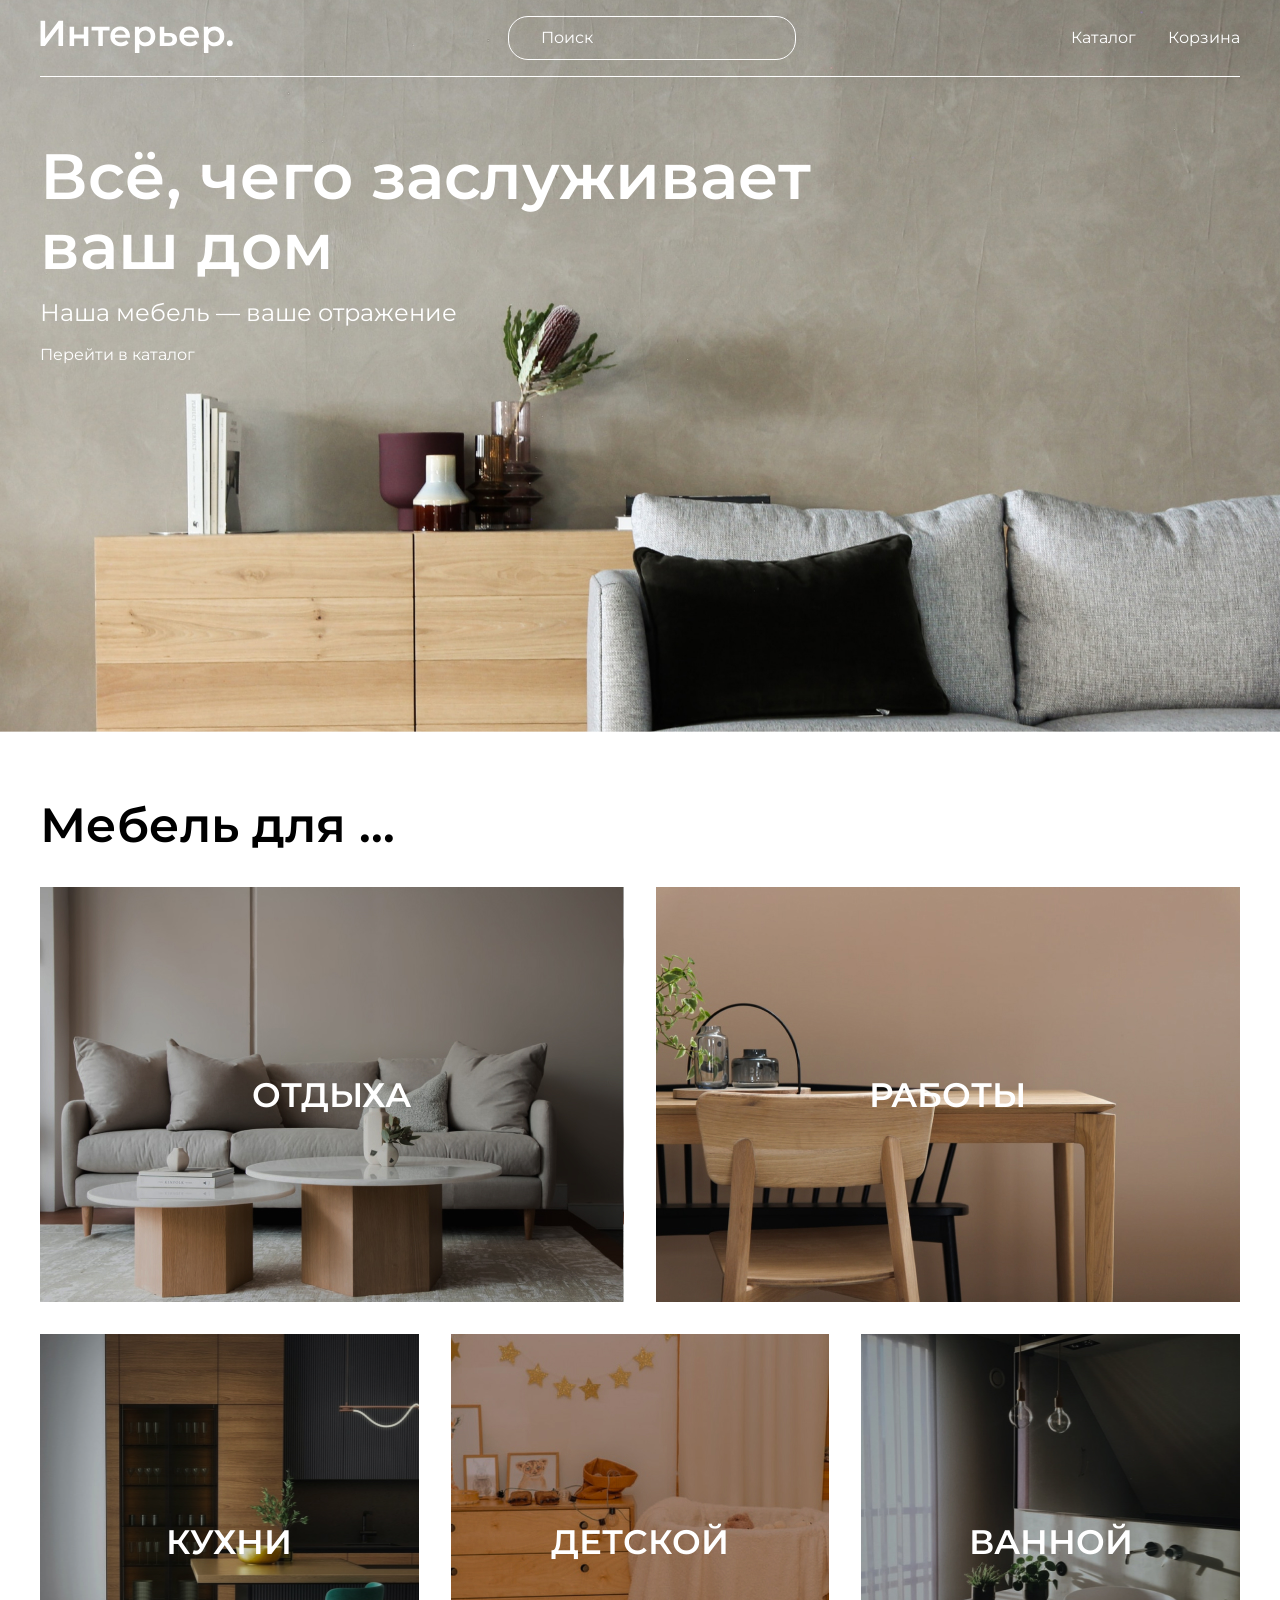
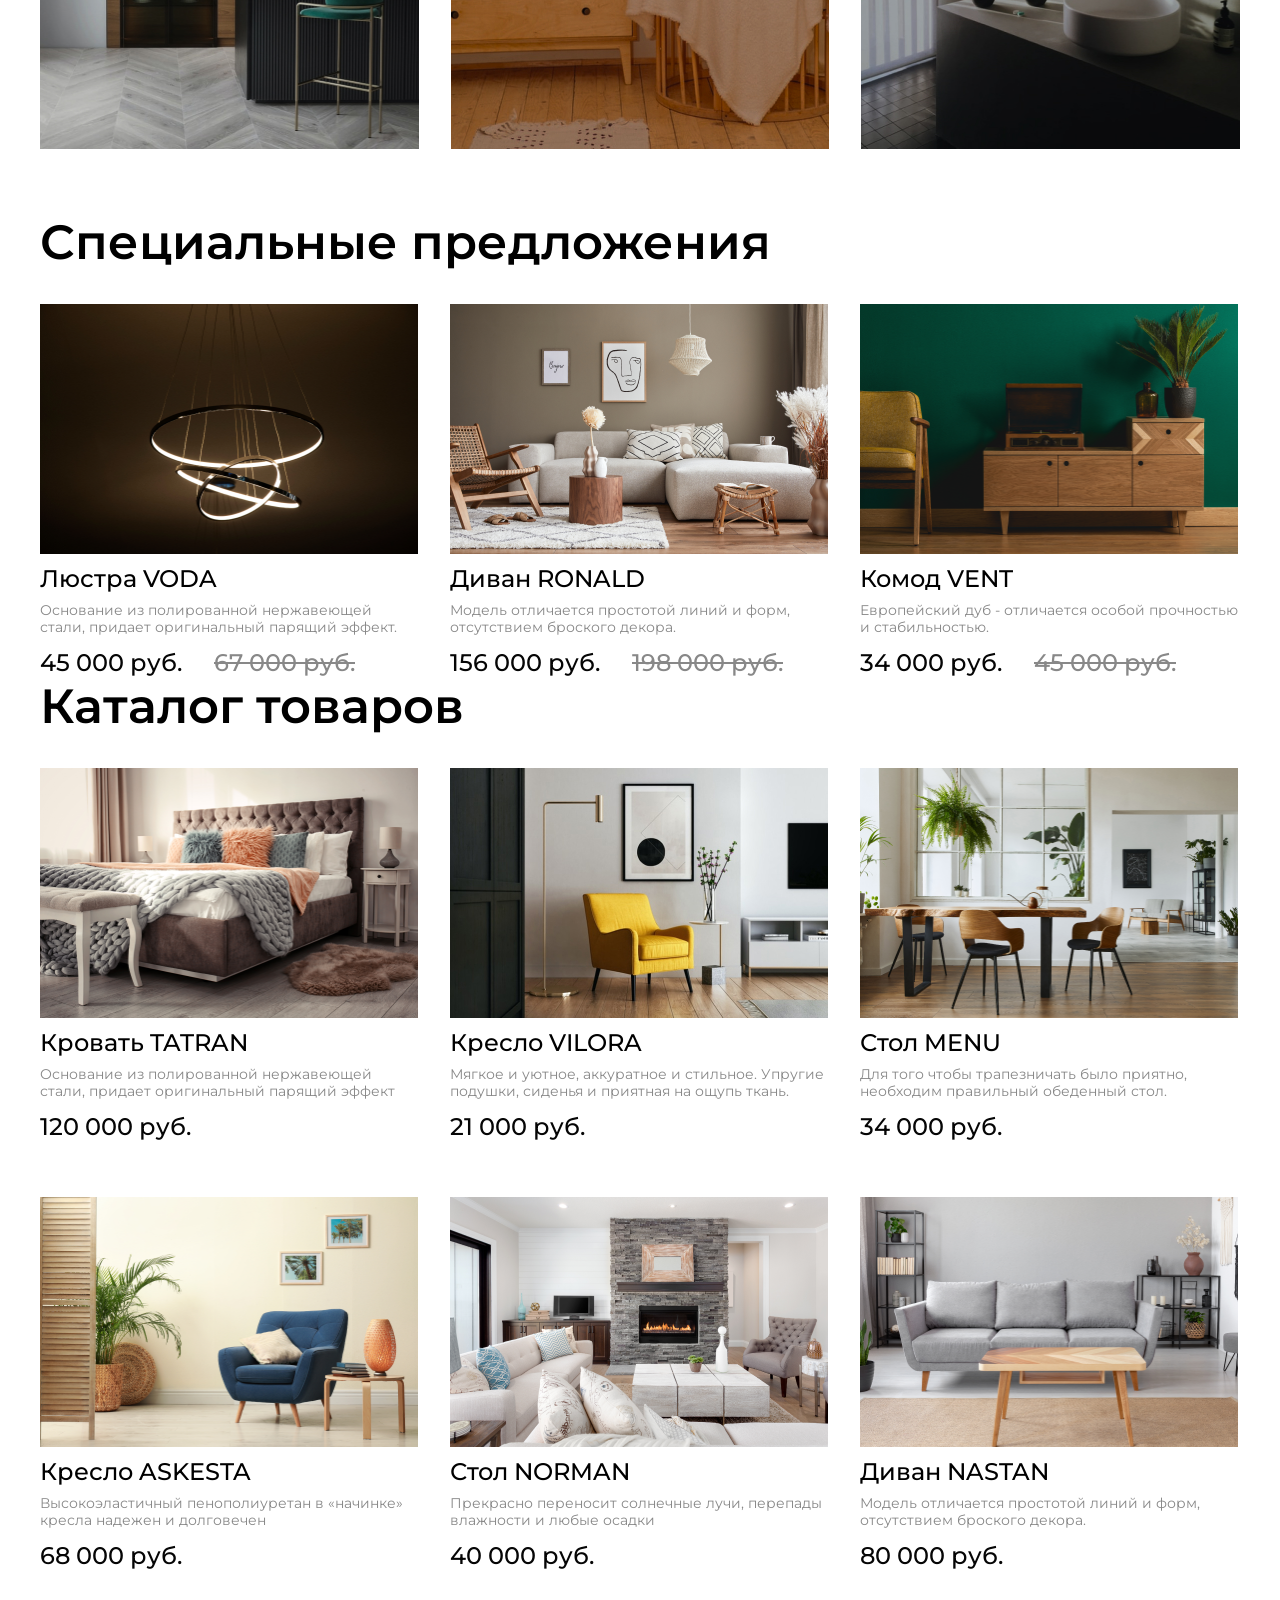
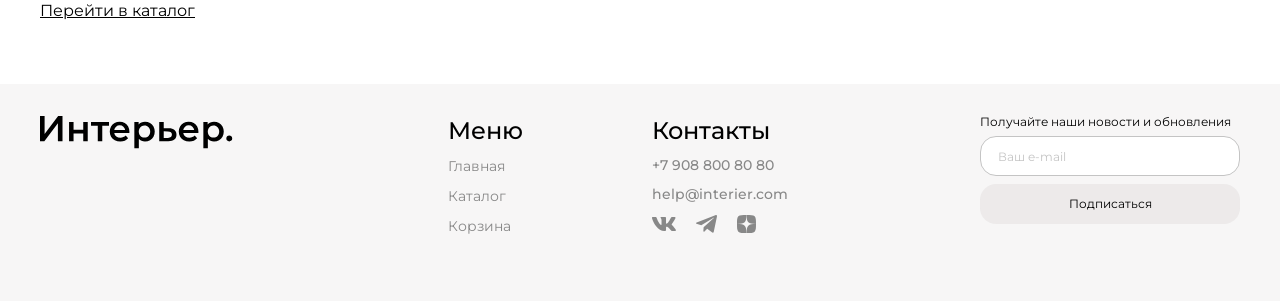
<file: index.html>
<!DOCTYPE html>
<html lang="ru">
<head>
    <meta charset="UTF-8">
    <meta name="viewport" content="width=device-width, initial-scale=1.0">
    <title>INDEX</title>
    <link rel="stylesheet" href="style.css">
    <link rel="preconnect" href="https://fonts.googleapis.com">
    <link rel="preconnect" href="https://fonts.gstatic.com" crossorigin>
    <link href="https://fonts.googleapis.com/css2?family=Montserrat:ital,wght@0,100..900;1,100..900&display=swap" rel="stylesheet">
    <link rel="preconnect" href="https://fonts.googleapis.com">
    <link rel="preconnect" href="https://fonts.gstatic.com" crossorigin>
    <link href="https://fonts.googleapis.com/css2?family=Montserrat:ital,wght@0,100..900;1,100..900&family=Poppins:ital,wght@0,100;0,200;0,300;0,400;0,500;0,600;0,700;0,800;0,900;1,100;1,200;1,300;1,400;1,500;1,600;1,700;1,800;1,900&display=swap" rel="stylesheet">
</head>

<body>
    <section class="hero-page center">
        <header class="header">
            <a href="index.html"><img class="header__logo" src="../Image/logo.svg" alt="Интерьер."></a> 
            <input type="text" class="header__input" placeholder="Поиск">
            <nav class="menu">
                    <a class="menu__link" href="catalog.html">Каталог</a>
                    <a class="menu__link" href="basket.html">Корзина</a>
            </nav>
            <div class="menu-mobile">
                <a class="menu-mobile__link" href=""><svg width="19" height="19" viewBox="0 0 19 19" fill="none" xmlns="http://www.w3.org/2000/svg">
                <g clip-path="url(#clip0_53373_429)">
                <path d="M9.29907 1.11316C10.9342 1.06267 12.5273 1.63644 13.7542 2.71863C14.9811 3.80099 15.7498 5.31046 15.9036 6.93933C16.0545 8.53827 15.5992 10.133 14.634 11.4139L17.968 14.7469C18.0508 14.8297 18.1166 14.9279 18.1614 15.036C18.2062 15.1442 18.2297 15.2607 18.2297 15.3778C18.2297 15.4949 18.2062 15.6114 18.1614 15.7196C18.1165 15.8277 18.0508 15.9259 17.968 16.0087C17.8853 16.0914 17.7871 16.1572 17.679 16.202C17.5707 16.2469 17.4543 16.2694 17.3372 16.2694C17.22 16.2694 17.1036 16.2469 16.9954 16.202C16.8873 16.1572 16.789 16.0914 16.7063 16.0087L13.3733 12.6747C12.0925 13.6424 10.4962 14.0991 8.89575 13.9491C7.26568 13.7962 5.75519 13.0275 4.67212 11.7997C3.58905 10.5718 3.01496 8.97713 3.06665 7.3407C3.11846 5.7041 3.79274 4.14806 4.95142 2.99109C6.10904 1.83516 7.66391 1.16376 9.29907 1.11316ZM9.50903 2.91882C8.28235 2.92382 7.10691 3.41275 6.2395 4.28015C5.37213 5.14755 4.88317 6.32302 4.87817 7.54968C4.87324 8.77628 5.35288 9.95557 6.21313 10.83C6.64353 11.2674 7.15644 11.6151 7.72192 11.8534C8.28759 12.0918 8.89521 12.2161 9.50903 12.2186C10.1227 12.2211 10.7307 12.1017 11.2981 11.868C11.8657 11.6343 12.3816 11.2903 12.8157 10.8563C13.2497 10.4223 13.5936 9.90633 13.8274 9.33875C14.061 8.77131 14.1804 8.16333 14.178 7.54968C14.1755 6.93585 14.0511 6.32824 13.8127 5.76257C13.5744 5.19707 13.2267 4.68419 12.7893 4.25378C11.9149 3.3935 10.7357 2.91387 9.50903 2.91882Z" fill="white" stroke="white" stroke-width="0.2"/>
                </g>
                <defs>
                <clipPath id="clip0_53373_429">
                <rect width="19" height="19" fill="white"/>
                </clipPath>
                </defs>
                </svg>
                </a>
                <a class="menu-mobile__link" href="catalog.html"><svg width="20" height="20" viewBox="0 0 20 20" fill="none" xmlns="http://www.w3.org/2000/svg">
                <rect width="4.57143" height="4.57143" fill="white"/>
                <rect y="7.31427" width="4.57143" height="4.57143" fill="white"/>
                <rect y="14.6285" width="4.57143" height="4.57143" fill="white"/>
                <rect x="7.31348" y="7.31427" width="4.57143" height="4.57143" fill="white"/>
                <rect x="7.31348" y="14.6285" width="4.57143" height="4.57143" fill="white"/>
                <rect x="7.31348" width="4.57143" height="4.57143" fill="white"/>
                <rect x="14.6279" y="7.31427" width="4.57143" height="4.57143" fill="white"/>
                <rect x="14.6279" y="14.6285" width="4.57143" height="4.57143" fill="white"/>
                <rect x="14.6279" width="4.57143" height="4.57143" fill="white"/>
                </svg>
                </a>
                <a class="menu-mobile__link" href="basket.html"><svg width="19" height="17" viewBox="0 0 19 17" fill="none" xmlns="http://www.w3.org/2000/svg">
                <path d="M11.4579 16.6667C12.0105 16.6667 12.5404 16.4472 12.9311 16.0565C13.3218 15.6658 13.5413 15.1359 13.5413 14.5833C13.5413 14.0308 13.3218 13.5009 12.9311 13.1102C12.5404 12.7195 12.0105 12.5 11.4579 12.5C10.9054 12.5 10.3755 12.7195 9.98478 13.1102C9.59408 13.5009 9.37459 14.0308 9.37459 14.5833C9.37459 15.1359 9.59408 15.6658 9.98478 16.0565C10.3755 16.4472 10.9054 16.6667 11.4579 16.6667ZM4.16626 16.6667C4.71879 16.6667 5.24869 16.4472 5.63939 16.0565C6.0301 15.6658 6.24959 15.1359 6.24959 14.5833C6.24959 14.0308 6.0301 13.5009 5.63939 13.1102C5.24869 12.7195 4.71879 12.5 4.16626 12.5C3.61372 12.5 3.08382 12.7195 2.69312 13.1102C2.30242 13.5009 2.08292 14.0308 2.08292 14.5833C2.08292 15.1359 2.30242 15.6658 2.69312 16.0565C3.08382 16.4472 3.61372 16.6667 4.16626 16.6667ZM17.7475 2.00312C18.0075 1.99474 18.2541 1.88554 18.4351 1.69863C18.6161 1.51171 18.7173 1.26174 18.7173 1.00156C18.7173 0.741387 18.6161 0.491411 18.4351 0.304497C18.2541 0.117584 18.0075 0.0083873 17.7475 0H16.5485C15.609 0 14.7965 0.652083 14.5923 1.56875L13.2871 7.44583C13.0829 8.3625 12.2704 9.01458 11.3308 9.01458H3.50584L2.00376 3.00417H11.7381C11.9957 2.99241 12.2389 2.88181 12.417 2.69537C12.5951 2.50892 12.6945 2.26099 12.6945 2.00312C12.6945 1.74526 12.5951 1.49733 12.417 1.31088C12.2389 1.12444 11.9957 1.01384 11.7381 1.00208H2.00376C1.69924 1.00199 1.39871 1.07133 1.12502 1.20483C0.851328 1.33832 0.611673 1.53246 0.424274 1.77248C0.236876 2.01251 0.106667 2.29209 0.0435467 2.59C-0.0195751 2.8879 -0.0139446 3.19627 0.0600071 3.49167L1.56209 9.5C1.67038 9.93354 1.92052 10.3184 2.27272 10.5934C2.62493 10.8684 3.05898 11.0178 3.50584 11.0177H11.3308C12.2425 11.0178 13.127 10.707 13.8381 10.1366C14.5493 9.56612 15.0446 8.77019 15.2423 7.88021L16.5485 2.00312H17.7475Z" fill="white"/>
                </svg>
                </a>
            </div>
        </header>
        <div class="slogan">
            <h1 class="slogan__house"> Всё, чего заслуживает ваш дом</h1>
                <p class="slogan__product">Наша мебель — ваше отражение</p>
                <a class="slogan__links" href="catalog.html">Перейти в каталог</a>
        </div>
    </section> 
    <section class="for-box center">
        <h2 class="for-box__name">Мебель для ...</h2>
        <div class="for-box__variants">
            <div class="for-box__item for-box__item_1 for-box__item_big">ОТДЫХА</div>
            <div class="for-box__item for-box__item_2 for-box__item_big">РАБОТЫ</div>
            <div class="for-box__item for-box__item_3">КУХНИ</div>
            <div class="for-box__item for-box__item_4">ДЕТСКОЙ</div>
            <div class="for-box__item for-box__item_5">ВАННОЙ</div>
        </div>

    </section>   
    <section class="special-product center">
        <h2 class="special-product__name">Специальные предложения</h2>
        <div class="special-product__products">
            <article class="product">   
                <img src="../Image/VODA.png" alt="Люстра VODA" class="product__image">
                <div class="product__icon">
                    <a href="#"><svg width="24" height="24" viewBox="0 0 24 24" fill="none" xmlns="http://www.w3.org/2000/svg">
                    <g clip-path="url(#clip0_53373_650)">
                    <path d="M6.99998 8V6C6.99998 4.67392 7.06229 2.93768 7.99998 2C8.93766 1.06232 10.6739 1 12 1C13.3261 1 15.0623 1.06232 16 2C16.9377 2.93768 17 4.67392 17 6V8H20C20.2652 8 20.8124 7.81246 21 8C21.1875 8.18754 21 8.73478 21 9V21C21 21.2652 21.1875 21.8125 21 22C20.8124 22.1875 20.2652 22 20 22H3.99998C3.73476 22 3.18751 22.1875 2.99998 22C2.81244 21.8125 2.99998 21.2652 2.99998 21V9C2.99998 8.73478 2.81244 8.18754 2.99998 8C3.18751 7.81246 3.73476 8 3.99998 8H6.99998ZM6.99998 10H4.99998V20H19V10H17V12H15V10H8.99998V12H6.99998V10ZM8.99998 8H15V6C15 5.20435 14.5626 4.56261 14 4C13.4374 3.43739 12.7956 3 12 3C11.2043 3 10.5626 3.43739 9.99998 4C9.43737 4.56261 8.99998 5.20435 8.99998 6V8Z" fill="#C4C4C4"/>
                    </g>
                    <defs>
                    <clipPath id="clip0_53373_650">
                    <rect width="24" height="24" fill="white"/>
                    </clipPath>
                    </defs>
                    </svg>
                    </a>
                    <a href="#"><svg width="20" height="18" viewBox="0 0 20 18" fill="none" xmlns="http://www.w3.org/2000/svg">
                    <path d="M10 18.0011C9.35502 17.4291 8.62602 16.8341 7.85502 16.2011H7.84502C5.13002 13.9811 2.05302 11.4691 0.694023 8.45912C0.24754 7.50085 0.0109268 6.45825 1.1406e-05 5.40112C-0.00297039 3.95061 0.578794 2.56011 1.61383 1.54389C2.64887 0.527673 4.04981 -0.0284812 5.50002 0.00112428C6.68065 0.00298908 7.83586 0.344205 8.82802 0.984124C9.26399 1.26709 9.65844 1.60938 10 2.00112C10.3435 1.61092 10.7381 1.26883 11.173 0.984124C12.1648 0.344079 13.3197 0.00284283 14.5 0.00112428C15.9502 -0.0284812 17.3512 0.527673 18.3862 1.54389C19.4213 2.56011 20.003 3.95061 20 5.40112C19.9898 6.45994 19.7532 7.50432 19.306 8.46412C17.947 11.4741 14.871 13.9851 12.156 16.2011L12.146 16.2091C11.374 16.8381 10.646 17.4331 10.001 18.0091L10 18.0011ZM5.50002 2.00112C4.56853 1.98947 3.67009 2.34597 3.00002 2.99312C2.35441 3.62729 1.99358 4.49617 1.99994 5.40112C2.01135 6.17163 2.18585 6.93098 2.51202 7.62912C3.15353 8.92783 4.01913 10.1032 5.06902 11.1011C6.06002 12.1011 7.20002 13.0691 8.18602 13.8831C8.45902 14.1081 8.73702 14.3351 9.01502 14.5621L9.19002 14.7051C9.45702 14.9231 9.73302 15.1491 10 15.3711L10.013 15.3591L10.019 15.3541H10.025L10.034 15.3471H10.039H10.044L10.062 15.3321L10.103 15.2991L10.11 15.2931L10.121 15.2851H10.127L10.136 15.2771L10.8 14.7321L10.974 14.5891C11.255 14.3601 11.533 14.1331 11.806 13.9081C12.792 13.0941 13.933 12.1271 14.924 11.1221C15.9741 10.1247 16.8397 8.94964 17.481 7.65112C17.8131 6.94693 17.9901 6.17963 18.0001 5.40112C18.0042 4.49896 17.6435 3.63342 17 3.00112C16.3312 2.35104 15.4326 1.99161 14.5 2.00112C13.3619 1.99145 12.274 2.46849 11.51 3.31212L10 5.05212L8.49002 3.31212C7.72609 2.46849 6.6381 1.99145 5.50002 2.00112Z" fill="#C4C4C4"/>
                    </svg>
                    </a>
                </div>
                <h3 class="product__name-furniture">Люстра VODA</h3>
                <p class="product__description">
                    Основание из полированной нержавеющей стали, 
                    придает оригинальный парящий эффект.
                </p>
                <div class="product__price-box">
                    <p class="product__price-sale">45 000 руб.</p>
                    <p class="product__price-off-sale">67 000 руб.</p>
                </div>
            </article>
            <article class="product">
                <img src="../Image/RONALD.png" alt="Диван RONALD" class="product__image">
                <div class="product__icon">
                    <a href="#"><svg width="24" height="24" viewBox="0 0 24 24" fill="none" xmlns="http://www.w3.org/2000/svg">
                    <g clip-path="url(#clip0_53373_650)">
                    <path d="M6.99998 8V6C6.99998 4.67392 7.06229 2.93768 7.99998 2C8.93766 1.06232 10.6739 1 12 1C13.3261 1 15.0623 1.06232 16 2C16.9377 2.93768 17 4.67392 17 6V8H20C20.2652 8 20.8124 7.81246 21 8C21.1875 8.18754 21 8.73478 21 9V21C21 21.2652 21.1875 21.8125 21 22C20.8124 22.1875 20.2652 22 20 22H3.99998C3.73476 22 3.18751 22.1875 2.99998 22C2.81244 21.8125 2.99998 21.2652 2.99998 21V9C2.99998 8.73478 2.81244 8.18754 2.99998 8C3.18751 7.81246 3.73476 8 3.99998 8H6.99998ZM6.99998 10H4.99998V20H19V10H17V12H15V10H8.99998V12H6.99998V10ZM8.99998 8H15V6C15 5.20435 14.5626 4.56261 14 4C13.4374 3.43739 12.7956 3 12 3C11.2043 3 10.5626 3.43739 9.99998 4C9.43737 4.56261 8.99998 5.20435 8.99998 6V8Z" fill="#C4C4C4"/>
                    </g>
                    <defs>
                    <clipPath id="clip0_53373_650">
                    <rect width="24" height="24" fill="white"/>
                    </clipPath>
                    </defs>
                    </svg>
                    </a>
                    <a href="#"><svg width="20" height="18" viewBox="0 0 20 18" fill="none" xmlns="http://www.w3.org/2000/svg">
                    <path d="M10 18.0011C9.35502 17.4291 8.62602 16.8341 7.85502 16.2011H7.84502C5.13002 13.9811 2.05302 11.4691 0.694023 8.45912C0.24754 7.50085 0.0109268 6.45825 1.1406e-05 5.40112C-0.00297039 3.95061 0.578794 2.56011 1.61383 1.54389C2.64887 0.527673 4.04981 -0.0284812 5.50002 0.00112428C6.68065 0.00298908 7.83586 0.344205 8.82802 0.984124C9.26399 1.26709 9.65844 1.60938 10 2.00112C10.3435 1.61092 10.7381 1.26883 11.173 0.984124C12.1648 0.344079 13.3197 0.00284283 14.5 0.00112428C15.9502 -0.0284812 17.3512 0.527673 18.3862 1.54389C19.4213 2.56011 20.003 3.95061 20 5.40112C19.9898 6.45994 19.7532 7.50432 19.306 8.46412C17.947 11.4741 14.871 13.9851 12.156 16.2011L12.146 16.2091C11.374 16.8381 10.646 17.4331 10.001 18.0091L10 18.0011ZM5.50002 2.00112C4.56853 1.98947 3.67009 2.34597 3.00002 2.99312C2.35441 3.62729 1.99358 4.49617 1.99994 5.40112C2.01135 6.17163 2.18585 6.93098 2.51202 7.62912C3.15353 8.92783 4.01913 10.1032 5.06902 11.1011C6.06002 12.1011 7.20002 13.0691 8.18602 13.8831C8.45902 14.1081 8.73702 14.3351 9.01502 14.5621L9.19002 14.7051C9.45702 14.9231 9.73302 15.1491 10 15.3711L10.013 15.3591L10.019 15.3541H10.025L10.034 15.3471H10.039H10.044L10.062 15.3321L10.103 15.2991L10.11 15.2931L10.121 15.2851H10.127L10.136 15.2771L10.8 14.7321L10.974 14.5891C11.255 14.3601 11.533 14.1331 11.806 13.9081C12.792 13.0941 13.933 12.1271 14.924 11.1221C15.9741 10.1247 16.8397 8.94964 17.481 7.65112C17.8131 6.94693 17.9901 6.17963 18.0001 5.40112C18.0042 4.49896 17.6435 3.63342 17 3.00112C16.3312 2.35104 15.4326 1.99161 14.5 2.00112C13.3619 1.99145 12.274 2.46849 11.51 3.31212L10 5.05212L8.49002 3.31212C7.72609 2.46849 6.6381 1.99145 5.50002 2.00112Z" fill="#C4C4C4"/>
                    </svg>
                    </a>
                </div>
                <h3 class="product__name-furniture">Диван RONALD</h3>
                <p class="product__description">
                    Модель отличается простотой линий и форм, 
                    отсутствием броского декора.
                </p>
                <div class="product__price-box">
                    <p class="product__price-sale">156 000 руб.</p>
                    <p class="product__price-off-sale">198 000 руб.</p>
                </div>
            </article>
            <article class="product">
                <img src="../Image/VENT.png" alt="Комод VENT" class="product__image">
                <div class="product__icon">
                    <a href="#"><svg width="24" height="24" viewBox="0 0 24 24" fill="none" xmlns="http://www.w3.org/2000/svg">
                    <g clip-path="url(#clip0_53373_650)">
                    <path d="M6.99998 8V6C6.99998 4.67392 7.06229 2.93768 7.99998 2C8.93766 1.06232 10.6739 1 12 1C13.3261 1 15.0623 1.06232 16 2C16.9377 2.93768 17 4.67392 17 6V8H20C20.2652 8 20.8124 7.81246 21 8C21.1875 8.18754 21 8.73478 21 9V21C21 21.2652 21.1875 21.8125 21 22C20.8124 22.1875 20.2652 22 20 22H3.99998C3.73476 22 3.18751 22.1875 2.99998 22C2.81244 21.8125 2.99998 21.2652 2.99998 21V9C2.99998 8.73478 2.81244 8.18754 2.99998 8C3.18751 7.81246 3.73476 8 3.99998 8H6.99998ZM6.99998 10H4.99998V20H19V10H17V12H15V10H8.99998V12H6.99998V10ZM8.99998 8H15V6C15 5.20435 14.5626 4.56261 14 4C13.4374 3.43739 12.7956 3 12 3C11.2043 3 10.5626 3.43739 9.99998 4C9.43737 4.56261 8.99998 5.20435 8.99998 6V8Z" fill="#C4C4C4"/>
                    </g>
                    <defs>
                    <clipPath id="clip0_53373_650">
                    <rect width="24" height="24" fill="white"/>
                    </clipPath>
                    </defs>
                    </svg>
                    </a>
                    <a href="#"><svg width="20" height="18" viewBox="0 0 20 18" fill="none" xmlns="http://www.w3.org/2000/svg">
                    <path d="M10 18.0011C9.35502 17.4291 8.62602 16.8341 7.85502 16.2011H7.84502C5.13002 13.9811 2.05302 11.4691 0.694023 8.45912C0.24754 7.50085 0.0109268 6.45825 1.1406e-05 5.40112C-0.00297039 3.95061 0.578794 2.56011 1.61383 1.54389C2.64887 0.527673 4.04981 -0.0284812 5.50002 0.00112428C6.68065 0.00298908 7.83586 0.344205 8.82802 0.984124C9.26399 1.26709 9.65844 1.60938 10 2.00112C10.3435 1.61092 10.7381 1.26883 11.173 0.984124C12.1648 0.344079 13.3197 0.00284283 14.5 0.00112428C15.9502 -0.0284812 17.3512 0.527673 18.3862 1.54389C19.4213 2.56011 20.003 3.95061 20 5.40112C19.9898 6.45994 19.7532 7.50432 19.306 8.46412C17.947 11.4741 14.871 13.9851 12.156 16.2011L12.146 16.2091C11.374 16.8381 10.646 17.4331 10.001 18.0091L10 18.0011ZM5.50002 2.00112C4.56853 1.98947 3.67009 2.34597 3.00002 2.99312C2.35441 3.62729 1.99358 4.49617 1.99994 5.40112C2.01135 6.17163 2.18585 6.93098 2.51202 7.62912C3.15353 8.92783 4.01913 10.1032 5.06902 11.1011C6.06002 12.1011 7.20002 13.0691 8.18602 13.8831C8.45902 14.1081 8.73702 14.3351 9.01502 14.5621L9.19002 14.7051C9.45702 14.9231 9.73302 15.1491 10 15.3711L10.013 15.3591L10.019 15.3541H10.025L10.034 15.3471H10.039H10.044L10.062 15.3321L10.103 15.2991L10.11 15.2931L10.121 15.2851H10.127L10.136 15.2771L10.8 14.7321L10.974 14.5891C11.255 14.3601 11.533 14.1331 11.806 13.9081C12.792 13.0941 13.933 12.1271 14.924 11.1221C15.9741 10.1247 16.8397 8.94964 17.481 7.65112C17.8131 6.94693 17.9901 6.17963 18.0001 5.40112C18.0042 4.49896 17.6435 3.63342 17 3.00112C16.3312 2.35104 15.4326 1.99161 14.5 2.00112C13.3619 1.99145 12.274 2.46849 11.51 3.31212L10 5.05212L8.49002 3.31212C7.72609 2.46849 6.6381 1.99145 5.50002 2.00112Z" fill="#C4C4C4"/>
                    </svg>
                    </a>
                </div>
                <h3 class="product__name-furniture">Комод VENT</h3>
                <p class="product__description">
                    Европейский дуб - отличается особой 
                    прочностью и стабильностью.
                </p>
                <div class="product__price-box">
                    <p class="product__price-sale">34 000 руб.</p>
                    <p class="product__price-off-sale">45 000 руб.</p>
                </div>
            </article>     
        </div>
    </section>
    <section class="catalog center">
        <h2 class="catalog__name">Каталог товаров</h2>
            <div class="catalog__products">
                <article class="product">
                    <img src="../Image/TATRAN.png" alt="Кровать TATRAN" class="product__image">
                    <div class="product__icon">
                        <a href="#"><svg width="24" height="24" viewBox="0 0 24 24" fill="none" xmlns="http://www.w3.org/2000/svg">
                        <g clip-path="url(#clip0_53373_650)">
                        <path d="M6.99998 8V6C6.99998 4.67392 7.06229 2.93768 7.99998 2C8.93766 1.06232 10.6739 1 12 1C13.3261 1 15.0623 1.06232 16 2C16.9377 2.93768 17 4.67392 17 6V8H20C20.2652 8 20.8124 7.81246 21 8C21.1875 8.18754 21 8.73478 21 9V21C21 21.2652 21.1875 21.8125 21 22C20.8124 22.1875 20.2652 22 20 22H3.99998C3.73476 22 3.18751 22.1875 2.99998 22C2.81244 21.8125 2.99998 21.2652 2.99998 21V9C2.99998 8.73478 2.81244 8.18754 2.99998 8C3.18751 7.81246 3.73476 8 3.99998 8H6.99998ZM6.99998 10H4.99998V20H19V10H17V12H15V10H8.99998V12H6.99998V10ZM8.99998 8H15V6C15 5.20435 14.5626 4.56261 14 4C13.4374 3.43739 12.7956 3 12 3C11.2043 3 10.5626 3.43739 9.99998 4C9.43737 4.56261 8.99998 5.20435 8.99998 6V8Z" fill="#000"/>
                        </g>
                        <defs>
                        <clipPath id="clip0_53373_650">
                        <rect width="24" height="24" fill="white"/>
                        </clipPath>
                        </defs>
                        </svg>
                        </a>
                        <a href="#"><svg width="20" height="18" viewBox="0 0 20 18" fill="none" xmlns="http://www.w3.org/2000/svg">
                        <path d="M10 18.0011C9.35502 17.4291 8.62602 16.8341 7.85502 16.2011H7.84502C5.13002 13.9811 2.05302 11.4691 0.694023 8.45912C0.24754 7.50085 0.0109268 6.45825 1.1406e-05 5.40112C-0.00297039 3.95061 0.578794 2.56011 1.61383 1.54389C2.64887 0.527673 4.04981 -0.0284812 5.50002 0.00112428C6.68065 0.00298908 7.83586 0.344205 8.82802 0.984124C9.26399 1.26709 9.65844 1.60938 10 2.00112C10.3435 1.61092 10.7381 1.26883 11.173 0.984124C12.1648 0.344079 13.3197 0.00284283 14.5 0.00112428C15.9502 -0.0284812 17.3512 0.527673 18.3862 1.54389C19.4213 2.56011 20.003 3.95061 20 5.40112C19.9898 6.45994 19.7532 7.50432 19.306 8.46412C17.947 11.4741 14.871 13.9851 12.156 16.2011L12.146 16.2091C11.374 16.8381 10.646 17.4331 10.001 18.0091L10 18.0011ZM5.50002 2.00112C4.56853 1.98947 3.67009 2.34597 3.00002 2.99312C2.35441 3.62729 1.99358 4.49617 1.99994 5.40112C2.01135 6.17163 2.18585 6.93098 2.51202 7.62912C3.15353 8.92783 4.01913 10.1032 5.06902 11.1011C6.06002 12.1011 7.20002 13.0691 8.18602 13.8831C8.45902 14.1081 8.73702 14.3351 9.01502 14.5621L9.19002 14.7051C9.45702 14.9231 9.73302 15.1491 10 15.3711L10.013 15.3591L10.019 15.3541H10.025L10.034 15.3471H10.039H10.044L10.062 15.3321L10.103 15.2991L10.11 15.2931L10.121 15.2851H10.127L10.136 15.2771L10.8 14.7321L10.974 14.5891C11.255 14.3601 11.533 14.1331 11.806 13.9081C12.792 13.0941 13.933 12.1271 14.924 11.1221C15.9741 10.1247 16.8397 8.94964 17.481 7.65112C17.8131 6.94693 17.9901 6.17963 18.0001 5.40112C18.0042 4.49896 17.6435 3.63342 17 3.00112C16.3312 2.35104 15.4326 1.99161 14.5 2.00112C13.3619 1.99145 12.274 2.46849 11.51 3.31212L10 5.05212L8.49002 3.31212C7.72609 2.46849 6.6381 1.99145 5.50002 2.00112Z" fill="#000"/>
                        </svg>
                        </a>
                    </div>
                    <h3 class="product__name-furniture">Кровать TATRAN</h3>
                    <p class="product__description">
                        Основание из полированной нержавеющей стали, 
                        придает оригинальный парящий эффект
                    </p>
                    <p class="product__price-sale">120 000 руб.</p>
                </article>
                <article class="product">
                    <img src="../Image/VILORA.jpg" alt="Кресло VILORA" class="product__image">
                    <div class="product__icon">
                        <a href="#"><svg width="24" height="24" viewBox="0 0 24 24" fill="none" xmlns="http://www.w3.org/2000/svg">
                        <g clip-path="url(#clip0_53373_650)">
                        <path d="M6.99998 8V6C6.99998 4.67392 7.06229 2.93768 7.99998 2C8.93766 1.06232 10.6739 1 12 1C13.3261 1 15.0623 1.06232 16 2C16.9377 2.93768 17 4.67392 17 6V8H20C20.2652 8 20.8124 7.81246 21 8C21.1875 8.18754 21 8.73478 21 9V21C21 21.2652 21.1875 21.8125 21 22C20.8124 22.1875 20.2652 22 20 22H3.99998C3.73476 22 3.18751 22.1875 2.99998 22C2.81244 21.8125 2.99998 21.2652 2.99998 21V9C2.99998 8.73478 2.81244 8.18754 2.99998 8C3.18751 7.81246 3.73476 8 3.99998 8H6.99998ZM6.99998 10H4.99998V20H19V10H17V12H15V10H8.99998V12H6.99998V10ZM8.99998 8H15V6C15 5.20435 14.5626 4.56261 14 4C13.4374 3.43739 12.7956 3 12 3C11.2043 3 10.5626 3.43739 9.99998 4C9.43737 4.56261 8.99998 5.20435 8.99998 6V8Z" fill="#000"/>
                        </g>
                        <defs>
                        <clipPath id="clip0_53373_650">
                        <rect width="24" height="24" fill="white"/>
                        </clipPath>
                        </defs>
                        </svg>
                        </a>
                        <a href="#"><svg width="20" height="18" viewBox="0 0 20 18" fill="none" xmlns="http://www.w3.org/2000/svg">
                        <path d="M10 18.0011C9.35502 17.4291 8.62602 16.8341 7.85502 16.2011H7.84502C5.13002 13.9811 2.05302 11.4691 0.694023 8.45912C0.24754 7.50085 0.0109268 6.45825 1.1406e-05 5.40112C-0.00297039 3.95061 0.578794 2.56011 1.61383 1.54389C2.64887 0.527673 4.04981 -0.0284812 5.50002 0.00112428C6.68065 0.00298908 7.83586 0.344205 8.82802 0.984124C9.26399 1.26709 9.65844 1.60938 10 2.00112C10.3435 1.61092 10.7381 1.26883 11.173 0.984124C12.1648 0.344079 13.3197 0.00284283 14.5 0.00112428C15.9502 -0.0284812 17.3512 0.527673 18.3862 1.54389C19.4213 2.56011 20.003 3.95061 20 5.40112C19.9898 6.45994 19.7532 7.50432 19.306 8.46412C17.947 11.4741 14.871 13.9851 12.156 16.2011L12.146 16.2091C11.374 16.8381 10.646 17.4331 10.001 18.0091L10 18.0011ZM5.50002 2.00112C4.56853 1.98947 3.67009 2.34597 3.00002 2.99312C2.35441 3.62729 1.99358 4.49617 1.99994 5.40112C2.01135 6.17163 2.18585 6.93098 2.51202 7.62912C3.15353 8.92783 4.01913 10.1032 5.06902 11.1011C6.06002 12.1011 7.20002 13.0691 8.18602 13.8831C8.45902 14.1081 8.73702 14.3351 9.01502 14.5621L9.19002 14.7051C9.45702 14.9231 9.73302 15.1491 10 15.3711L10.013 15.3591L10.019 15.3541H10.025L10.034 15.3471H10.039H10.044L10.062 15.3321L10.103 15.2991L10.11 15.2931L10.121 15.2851H10.127L10.136 15.2771L10.8 14.7321L10.974 14.5891C11.255 14.3601 11.533 14.1331 11.806 13.9081C12.792 13.0941 13.933 12.1271 14.924 11.1221C15.9741 10.1247 16.8397 8.94964 17.481 7.65112C17.8131 6.94693 17.9901 6.17963 18.0001 5.40112C18.0042 4.49896 17.6435 3.63342 17 3.00112C16.3312 2.35104 15.4326 1.99161 14.5 2.00112C13.3619 1.99145 12.274 2.46849 11.51 3.31212L10 5.05212L8.49002 3.31212C7.72609 2.46849 6.6381 1.99145 5.50002 2.00112Z" fill="#000"/>
                        </svg>
                        </a>
                    </div>
                    <h3 class="product__name-furniture">Кресло VILORA</h3>
                    <p class="product__description">Мягкое и уютное, аккуратное и стильное. 
                        Упругие подушки, сиденья и приятная на ощупь ткань.
                    </p>
                    <p class="product__price-sale">21 000 руб.</p>
                </article>
                <article class="product">
                    <img src="../Image/MENU.png" alt="Стол MENU" class="product__image">
                    <div class="product__icon">
                        <a href="#"><svg width="24" height="24" viewBox="0 0 24 24" fill="none" xmlns="http://www.w3.org/2000/svg">
                        <g clip-path="url(#clip0_53373_650)">
                        <path d="M6.99998 8V6C6.99998 4.67392 7.06229 2.93768 7.99998 2C8.93766 1.06232 10.6739 1 12 1C13.3261 1 15.0623 1.06232 16 2C16.9377 2.93768 17 4.67392 17 6V8H20C20.2652 8 20.8124 7.81246 21 8C21.1875 8.18754 21 8.73478 21 9V21C21 21.2652 21.1875 21.8125 21 22C20.8124 22.1875 20.2652 22 20 22H3.99998C3.73476 22 3.18751 22.1875 2.99998 22C2.81244 21.8125 2.99998 21.2652 2.99998 21V9C2.99998 8.73478 2.81244 8.18754 2.99998 8C3.18751 7.81246 3.73476 8 3.99998 8H6.99998ZM6.99998 10H4.99998V20H19V10H17V12H15V10H8.99998V12H6.99998V10ZM8.99998 8H15V6C15 5.20435 14.5626 4.56261 14 4C13.4374 3.43739 12.7956 3 12 3C11.2043 3 10.5626 3.43739 9.99998 4C9.43737 4.56261 8.99998 5.20435 8.99998 6V8Z" fill="#000"/>
                        </g>
                        <defs>
                        <clipPath id="clip0_53373_650">
                        <rect width="24" height="24" fill="white"/>
                        </clipPath>
                        </defs>
                        </svg>
                        </a>
                        <a href="#"><svg width="20" height="18" viewBox="0 0 20 18" fill="none" xmlns="http://www.w3.org/2000/svg">
                        <path d="M10 18.0011C9.35502 17.4291 8.62602 16.8341 7.85502 16.2011H7.84502C5.13002 13.9811 2.05302 11.4691 0.694023 8.45912C0.24754 7.50085 0.0109268 6.45825 1.1406e-05 5.40112C-0.00297039 3.95061 0.578794 2.56011 1.61383 1.54389C2.64887 0.527673 4.04981 -0.0284812 5.50002 0.00112428C6.68065 0.00298908 7.83586 0.344205 8.82802 0.984124C9.26399 1.26709 9.65844 1.60938 10 2.00112C10.3435 1.61092 10.7381 1.26883 11.173 0.984124C12.1648 0.344079 13.3197 0.00284283 14.5 0.00112428C15.9502 -0.0284812 17.3512 0.527673 18.3862 1.54389C19.4213 2.56011 20.003 3.95061 20 5.40112C19.9898 6.45994 19.7532 7.50432 19.306 8.46412C17.947 11.4741 14.871 13.9851 12.156 16.2011L12.146 16.2091C11.374 16.8381 10.646 17.4331 10.001 18.0091L10 18.0011ZM5.50002 2.00112C4.56853 1.98947 3.67009 2.34597 3.00002 2.99312C2.35441 3.62729 1.99358 4.49617 1.99994 5.40112C2.01135 6.17163 2.18585 6.93098 2.51202 7.62912C3.15353 8.92783 4.01913 10.1032 5.06902 11.1011C6.06002 12.1011 7.20002 13.0691 8.18602 13.8831C8.45902 14.1081 8.73702 14.3351 9.01502 14.5621L9.19002 14.7051C9.45702 14.9231 9.73302 15.1491 10 15.3711L10.013 15.3591L10.019 15.3541H10.025L10.034 15.3471H10.039H10.044L10.062 15.3321L10.103 15.2991L10.11 15.2931L10.121 15.2851H10.127L10.136 15.2771L10.8 14.7321L10.974 14.5891C11.255 14.3601 11.533 14.1331 11.806 13.9081C12.792 13.0941 13.933 12.1271 14.924 11.1221C15.9741 10.1247 16.8397 8.94964 17.481 7.65112C17.8131 6.94693 17.9901 6.17963 18.0001 5.40112C18.0042 4.49896 17.6435 3.63342 17 3.00112C16.3312 2.35104 15.4326 1.99161 14.5 2.00112C13.3619 1.99145 12.274 2.46849 11.51 3.31212L10 5.05212L8.49002 3.31212C7.72609 2.46849 6.6381 1.99145 5.50002 2.00112Z" fill="#000"/>
                        </svg>
                        </a>
                    </div>
                    <h3 class="product__name-furniture">Стол MENU</h3>
                    <p class="product__description">
                        Для того чтобы трапезничать было приятно, 
                        необходим правильный обеденный стол.
                    </p>
                    <p class="product__price-sale">34 000 руб.</p>
                </article>
                <article class="product">
                    <img src="../Image/ASKESTA.png" alt="Кресло ASKESTA" class="product__image">
                    <div class="product__icon">
                        <a href="#"><svg width="24" height="24" viewBox="0 0 24 24" fill="none" xmlns="http://www.w3.org/2000/svg">
                        <g clip-path="url(#clip0_53373_650)">
                        <path d="M6.99998 8V6C6.99998 4.67392 7.06229 2.93768 7.99998 2C8.93766 1.06232 10.6739 1 12 1C13.3261 1 15.0623 1.06232 16 2C16.9377 2.93768 17 4.67392 17 6V8H20C20.2652 8 20.8124 7.81246 21 8C21.1875 8.18754 21 8.73478 21 9V21C21 21.2652 21.1875 21.8125 21 22C20.8124 22.1875 20.2652 22 20 22H3.99998C3.73476 22 3.18751 22.1875 2.99998 22C2.81244 21.8125 2.99998 21.2652 2.99998 21V9C2.99998 8.73478 2.81244 8.18754 2.99998 8C3.18751 7.81246 3.73476 8 3.99998 8H6.99998ZM6.99998 10H4.99998V20H19V10H17V12H15V10H8.99998V12H6.99998V10ZM8.99998 8H15V6C15 5.20435 14.5626 4.56261 14 4C13.4374 3.43739 12.7956 3 12 3C11.2043 3 10.5626 3.43739 9.99998 4C9.43737 4.56261 8.99998 5.20435 8.99998 6V8Z" fill="#000"/>
                        </g>
                        <defs>
                        <clipPath id="clip0_53373_650">
                        <rect width="24" height="24" fill="white"/>
                        </clipPath>
                        </defs>
                        </svg>
                        </a>
                        <a href="#"><svg width="20" height="18" viewBox="0 0 20 18" fill="none" xmlns="http://www.w3.org/2000/svg">
                        <path d="M10 18.0011C9.35502 17.4291 8.62602 16.8341 7.85502 16.2011H7.84502C5.13002 13.9811 2.05302 11.4691 0.694023 8.45912C0.24754 7.50085 0.0109268 6.45825 1.1406e-05 5.40112C-0.00297039 3.95061 0.578794 2.56011 1.61383 1.54389C2.64887 0.527673 4.04981 -0.0284812 5.50002 0.00112428C6.68065 0.00298908 7.83586 0.344205 8.82802 0.984124C9.26399 1.26709 9.65844 1.60938 10 2.00112C10.3435 1.61092 10.7381 1.26883 11.173 0.984124C12.1648 0.344079 13.3197 0.00284283 14.5 0.00112428C15.9502 -0.0284812 17.3512 0.527673 18.3862 1.54389C19.4213 2.56011 20.003 3.95061 20 5.40112C19.9898 6.45994 19.7532 7.50432 19.306 8.46412C17.947 11.4741 14.871 13.9851 12.156 16.2011L12.146 16.2091C11.374 16.8381 10.646 17.4331 10.001 18.0091L10 18.0011ZM5.50002 2.00112C4.56853 1.98947 3.67009 2.34597 3.00002 2.99312C2.35441 3.62729 1.99358 4.49617 1.99994 5.40112C2.01135 6.17163 2.18585 6.93098 2.51202 7.62912C3.15353 8.92783 4.01913 10.1032 5.06902 11.1011C6.06002 12.1011 7.20002 13.0691 8.18602 13.8831C8.45902 14.1081 8.73702 14.3351 9.01502 14.5621L9.19002 14.7051C9.45702 14.9231 9.73302 15.1491 10 15.3711L10.013 15.3591L10.019 15.3541H10.025L10.034 15.3471H10.039H10.044L10.062 15.3321L10.103 15.2991L10.11 15.2931L10.121 15.2851H10.127L10.136 15.2771L10.8 14.7321L10.974 14.5891C11.255 14.3601 11.533 14.1331 11.806 13.9081C12.792 13.0941 13.933 12.1271 14.924 11.1221C15.9741 10.1247 16.8397 8.94964 17.481 7.65112C17.8131 6.94693 17.9901 6.17963 18.0001 5.40112C18.0042 4.49896 17.6435 3.63342 17 3.00112C16.3312 2.35104 15.4326 1.99161 14.5 2.00112C13.3619 1.99145 12.274 2.46849 11.51 3.31212L10 5.05212L8.49002 3.31212C7.72609 2.46849 6.6381 1.99145 5.50002 2.00112Z" fill="#000"/>
                        </svg>
                        </a>
                    </div>
                    <h3 class="product__name-furniture">Кресло ASKESTA</h3>
                    <p class="product__description">
                        Высокоэластичный пенополиуретан в «начинке» 
                        кресла надежен и долговечен
                    </p>
                    <p class="product__price-sale">68 000 руб.</p>
                </article>
                <article class="product">
                    <img src="../Image/NORMAN.png" alt="Стол NORMAN" class="product__image">
                    <div class="product__icon">
                        <a href="#"><svg width="24" height="24" viewBox="0 0 24 24" fill="none" xmlns="http://www.w3.org/2000/svg">
                        <g clip-path="url(#clip0_53373_650)">
                        <path d="M6.99998 8V6C6.99998 4.67392 7.06229 2.93768 7.99998 2C8.93766 1.06232 10.6739 1 12 1C13.3261 1 15.0623 1.06232 16 2C16.9377 2.93768 17 4.67392 17 6V8H20C20.2652 8 20.8124 7.81246 21 8C21.1875 8.18754 21 8.73478 21 9V21C21 21.2652 21.1875 21.8125 21 22C20.8124 22.1875 20.2652 22 20 22H3.99998C3.73476 22 3.18751 22.1875 2.99998 22C2.81244 21.8125 2.99998 21.2652 2.99998 21V9C2.99998 8.73478 2.81244 8.18754 2.99998 8C3.18751 7.81246 3.73476 8 3.99998 8H6.99998ZM6.99998 10H4.99998V20H19V10H17V12H15V10H8.99998V12H6.99998V10ZM8.99998 8H15V6C15 5.20435 14.5626 4.56261 14 4C13.4374 3.43739 12.7956 3 12 3C11.2043 3 10.5626 3.43739 9.99998 4C9.43737 4.56261 8.99998 5.20435 8.99998 6V8Z" fill="#000"/>
                        </g>
                        <defs>
                        <clipPath id="clip0_53373_650">
                        <rect width="24" height="24" fill="white"/>
                        </clipPath>
                        </defs>
                        </svg>
                        </a>
                        <a href="#"><svg width="20" height="18" viewBox="0 0 20 18" fill="none" xmlns="http://www.w3.org/2000/svg">
                        <path d="M10 18.0011C9.35502 17.4291 8.62602 16.8341 7.85502 16.2011H7.84502C5.13002 13.9811 2.05302 11.4691 0.694023 8.45912C0.24754 7.50085 0.0109268 6.45825 1.1406e-05 5.40112C-0.00297039 3.95061 0.578794 2.56011 1.61383 1.54389C2.64887 0.527673 4.04981 -0.0284812 5.50002 0.00112428C6.68065 0.00298908 7.83586 0.344205 8.82802 0.984124C9.26399 1.26709 9.65844 1.60938 10 2.00112C10.3435 1.61092 10.7381 1.26883 11.173 0.984124C12.1648 0.344079 13.3197 0.00284283 14.5 0.00112428C15.9502 -0.0284812 17.3512 0.527673 18.3862 1.54389C19.4213 2.56011 20.003 3.95061 20 5.40112C19.9898 6.45994 19.7532 7.50432 19.306 8.46412C17.947 11.4741 14.871 13.9851 12.156 16.2011L12.146 16.2091C11.374 16.8381 10.646 17.4331 10.001 18.0091L10 18.0011ZM5.50002 2.00112C4.56853 1.98947 3.67009 2.34597 3.00002 2.99312C2.35441 3.62729 1.99358 4.49617 1.99994 5.40112C2.01135 6.17163 2.18585 6.93098 2.51202 7.62912C3.15353 8.92783 4.01913 10.1032 5.06902 11.1011C6.06002 12.1011 7.20002 13.0691 8.18602 13.8831C8.45902 14.1081 8.73702 14.3351 9.01502 14.5621L9.19002 14.7051C9.45702 14.9231 9.73302 15.1491 10 15.3711L10.013 15.3591L10.019 15.3541H10.025L10.034 15.3471H10.039H10.044L10.062 15.3321L10.103 15.2991L10.11 15.2931L10.121 15.2851H10.127L10.136 15.2771L10.8 14.7321L10.974 14.5891C11.255 14.3601 11.533 14.1331 11.806 13.9081C12.792 13.0941 13.933 12.1271 14.924 11.1221C15.9741 10.1247 16.8397 8.94964 17.481 7.65112C17.8131 6.94693 17.9901 6.17963 18.0001 5.40112C18.0042 4.49896 17.6435 3.63342 17 3.00112C16.3312 2.35104 15.4326 1.99161 14.5 2.00112C13.3619 1.99145 12.274 2.46849 11.51 3.31212L10 5.05212L8.49002 3.31212C7.72609 2.46849 6.6381 1.99145 5.50002 2.00112Z" fill="#000"/>
                        </svg>
                        </a>
                    </div>
                    <h3 class="product__name-furniture">Стол NORMAN</h3>
                    <p class="product__description">
                        Прекрасно переносит солнечные лучи, 
                        перепады влажности и любые осадки
                    </p>
                    <p class="product__price-sale">40 000 руб.</p>
                </article>
                <article class="product">
                    <img src="../Image/NASTAN.png" alt="Диван NASTAN" class="product__image">
                    <div class="product__icon">
                        <a href="#"><svg width="24" height="24" viewBox="0 0 24 24" fill="none" xmlns="http://www.w3.org/2000/svg">
                        <g clip-path="url(#clip0_53373_650)">
                        <path d="M6.99998 8V6C6.99998 4.67392 7.06229 2.93768 7.99998 2C8.93766 1.06232 10.6739 1 12 1C13.3261 1 15.0623 1.06232 16 2C16.9377 2.93768 17 4.67392 17 6V8H20C20.2652 8 20.8124 7.81246 21 8C21.1875 8.18754 21 8.73478 21 9V21C21 21.2652 21.1875 21.8125 21 22C20.8124 22.1875 20.2652 22 20 22H3.99998C3.73476 22 3.18751 22.1875 2.99998 22C2.81244 21.8125 2.99998 21.2652 2.99998 21V9C2.99998 8.73478 2.81244 8.18754 2.99998 8C3.18751 7.81246 3.73476 8 3.99998 8H6.99998ZM6.99998 10H4.99998V20H19V10H17V12H15V10H8.99998V12H6.99998V10ZM8.99998 8H15V6C15 5.20435 14.5626 4.56261 14 4C13.4374 3.43739 12.7956 3 12 3C11.2043 3 10.5626 3.43739 9.99998 4C9.43737 4.56261 8.99998 5.20435 8.99998 6V8Z" fill="#000"/>
                        </g>
                        <defs>
                        <clipPath id="clip0_53373_650">
                        <rect width="24" height="24" fill="white"/>
                        </clipPath>
                        </defs>
                        </svg>
                        </a>
                        <a href="#"><svg width="20" height="18" viewBox="0 0 20 18" fill="none" xmlns="http://www.w3.org/2000/svg">
                        <path d="M10 18.0011C9.35502 17.4291 8.62602 16.8341 7.85502 16.2011H7.84502C5.13002 13.9811 2.05302 11.4691 0.694023 8.45912C0.24754 7.50085 0.0109268 6.45825 1.1406e-05 5.40112C-0.00297039 3.95061 0.578794 2.56011 1.61383 1.54389C2.64887 0.527673 4.04981 -0.0284812 5.50002 0.00112428C6.68065 0.00298908 7.83586 0.344205 8.82802 0.984124C9.26399 1.26709 9.65844 1.60938 10 2.00112C10.3435 1.61092 10.7381 1.26883 11.173 0.984124C12.1648 0.344079 13.3197 0.00284283 14.5 0.00112428C15.9502 -0.0284812 17.3512 0.527673 18.3862 1.54389C19.4213 2.56011 20.003 3.95061 20 5.40112C19.9898 6.45994 19.7532 7.50432 19.306 8.46412C17.947 11.4741 14.871 13.9851 12.156 16.2011L12.146 16.2091C11.374 16.8381 10.646 17.4331 10.001 18.0091L10 18.0011ZM5.50002 2.00112C4.56853 1.98947 3.67009 2.34597 3.00002 2.99312C2.35441 3.62729 1.99358 4.49617 1.99994 5.40112C2.01135 6.17163 2.18585 6.93098 2.51202 7.62912C3.15353 8.92783 4.01913 10.1032 5.06902 11.1011C6.06002 12.1011 7.20002 13.0691 8.18602 13.8831C8.45902 14.1081 8.73702 14.3351 9.01502 14.5621L9.19002 14.7051C9.45702 14.9231 9.73302 15.1491 10 15.3711L10.013 15.3591L10.019 15.3541H10.025L10.034 15.3471H10.039H10.044L10.062 15.3321L10.103 15.2991L10.11 15.2931L10.121 15.2851H10.127L10.136 15.2771L10.8 14.7321L10.974 14.5891C11.255 14.3601 11.533 14.1331 11.806 13.9081C12.792 13.0941 13.933 12.1271 14.924 11.1221C15.9741 10.1247 16.8397 8.94964 17.481 7.65112C17.8131 6.94693 17.9901 6.17963 18.0001 5.40112C18.0042 4.49896 17.6435 3.63342 17 3.00112C16.3312 2.35104 15.4326 1.99161 14.5 2.00112C13.3619 1.99145 12.274 2.46849 11.51 3.31212L10 5.05212L8.49002 3.31212C7.72609 2.46849 6.6381 1.99145 5.50002 2.00112Z" fill="#000"/>
                        </svg>
                        </a>
                    </div>
                    <h3 class="product__name-furniture">Диван NASTAN</h3>
                    <p class="product__description">
                        Модель отличается простотой линий и форм, 
                        отсутствием броского декора. 
                    </p>
                    <p class="product__price-sale">80 000 руб.</p>
                </article>
            </div>
        <a class="catalog__link" href="catalog.html">Перейти в каталог</a>
    </section>
    <footer class="footer center">
        <img class="footer__logo" src="./Image/footer_logo.svg" alt="Интерьер.">
        <div class="footer__content">
            <div class="footer__info">
                <nav class="footer__item">
                    <h4 class="footer__menu">Меню</h4>
                    <a class="footer__menu-link" href="index.html">Главная</a>
                    <a class="footer__menu-link" href="catalog.html">Каталог</a>
                    <a class="footer__menu-link" href="basket.html">Корзина</a>
                </nav>
                <div class="footer__item">
                    <h4 class="footer__contact">Контакты</h4>
                    <a class="footer__contact-link" href="tel:+79088008080">+7 908 800 80 80</a>
                    <a class="footer__contact-link" href="mailto:help@interier.com">help@interier.com</a>
                    <div class="footer__icons">
                        <a class="footer__contact-link" href="#"><svg width="24" height="14" viewBox="0 0 24 14" fill="none" xmlns="http://www.w3.org/2000/svg">
                        <path fill-rule="evenodd" clip-rule="evenodd" d="M23.45 0.948C23.616 0.402 23.45 0 22.655 0H20.03C19.362 0 19.054 0.347 18.887 0.73C18.887 0.73 17.552 3.926 15.661 6.002C15.049 6.604 14.771 6.795 14.437 6.795C14.27 6.795 14.019 6.604 14.019 6.057V0.948C14.019 0.292 13.835 0 13.279 0H9.151C8.734 0 8.483 0.304 8.483 0.593C8.483 1.214 9.429 1.358 9.526 3.106V6.904C9.526 7.737 9.373 7.888 9.039 7.888C8.149 7.888 5.984 4.677 4.699 1.003C4.45 0.288 4.198 0 3.527 0H0.9C0.15 0 0 0.347 0 0.73C0 1.412 0.89 4.8 4.145 9.281C6.315 12.341 9.37 14 12.153 14C13.822 14 14.028 13.632 14.028 12.997V10.684C14.028 9.947 14.186 9.8 14.715 9.8C15.105 9.8 15.772 9.992 17.33 11.467C19.11 13.216 19.403 14 20.405 14H23.03C23.78 14 24.156 13.632 23.94 12.904C23.702 12.18 22.852 11.129 21.725 9.882C21.113 9.172 20.195 8.407 19.916 8.024C19.527 7.533 19.638 7.314 19.916 6.877C19.916 6.877 23.116 2.451 23.449 0.948H23.45Z" fill="#888888"/>
                        </svg>
                        </a>
                        <a class="footer__contact-link" href="#"><svg width="21" height="18" viewBox="0 0 21 18" fill="none" xmlns="http://www.w3.org/2000/svg">
                        <path d="M19.2952 0.200894L0.690181 7.4125C-0.0585179 7.74834 -0.311748 8.42087 0.50922 8.78587L5.28221 10.3105L16.8227 3.14143C17.4528 2.69136 18.0979 2.81137 17.5428 3.30647L7.63109 12.3272L7.31974 16.1448C7.60812 16.7342 8.13615 16.737 8.47297 16.444L11.2152 13.8359L15.9117 17.3709C17.0025 18.02 17.596 17.6011 17.8307 16.4114L20.9112 1.74952C21.231 0.285058 20.6856 -0.360199 19.2952 0.200894Z" fill="#888888"/>
                        </svg>
                        </a>
                        <a class="footer__contact-link" href="#"><svg width="19" height="18" viewBox="0 0 19 18" fill="none" xmlns="http://www.w3.org/2000/svg">
                        <path d="M11.3321 10.7357C9.83929 12.195 9.73071 14.0143 9.60178 18C13.5239 18 16.2314 17.9871 17.6293 16.7014C18.9864 15.3771 19 12.69 19 9.09643C14.7929 9.225 12.8725 9.32143 11.3321 10.7357ZM0 9.09643C0 12.69 0.0135714 15.3771 1.37071 16.7014C2.76857 17.9871 5.47607 18 9.39821 18C9.2625 14.0143 9.16071 12.195 7.66786 10.7357C6.1275 9.32143 4.20714 9.21857 0 9.09643ZM9.39821 0C5.48286 0 2.76857 0.0128571 1.37071 1.29857C0.0135714 2.62286 0 5.31 0 8.90357C4.20714 8.775 6.1275 8.67857 7.66786 7.26429C9.16071 5.805 9.26929 3.98571 9.39821 0ZM11.3321 7.26429C9.83929 5.805 9.73071 3.98571 9.60178 0C13.5239 0 16.2314 0.0128571 17.6293 1.29857C18.9864 2.62286 19 5.31 19 8.90357C14.7929 8.775 12.8725 8.67857 11.3321 7.26429Z" fill="#888888"/>
                        </svg>
                        <br></a>
                    </div> 
                </div>
            </div>
            <form class="footer__form" action="#">
                <p class="footer__addlink">Получайте наши новости и обновления</p>
                <input class="footer__registration" type="email" placeholder="Ваш e-mail">
                <button class="footer__subscribetap">Подписаться</button>
            </form>
        </div>
    </footer>  
</body>
</html>
</file>
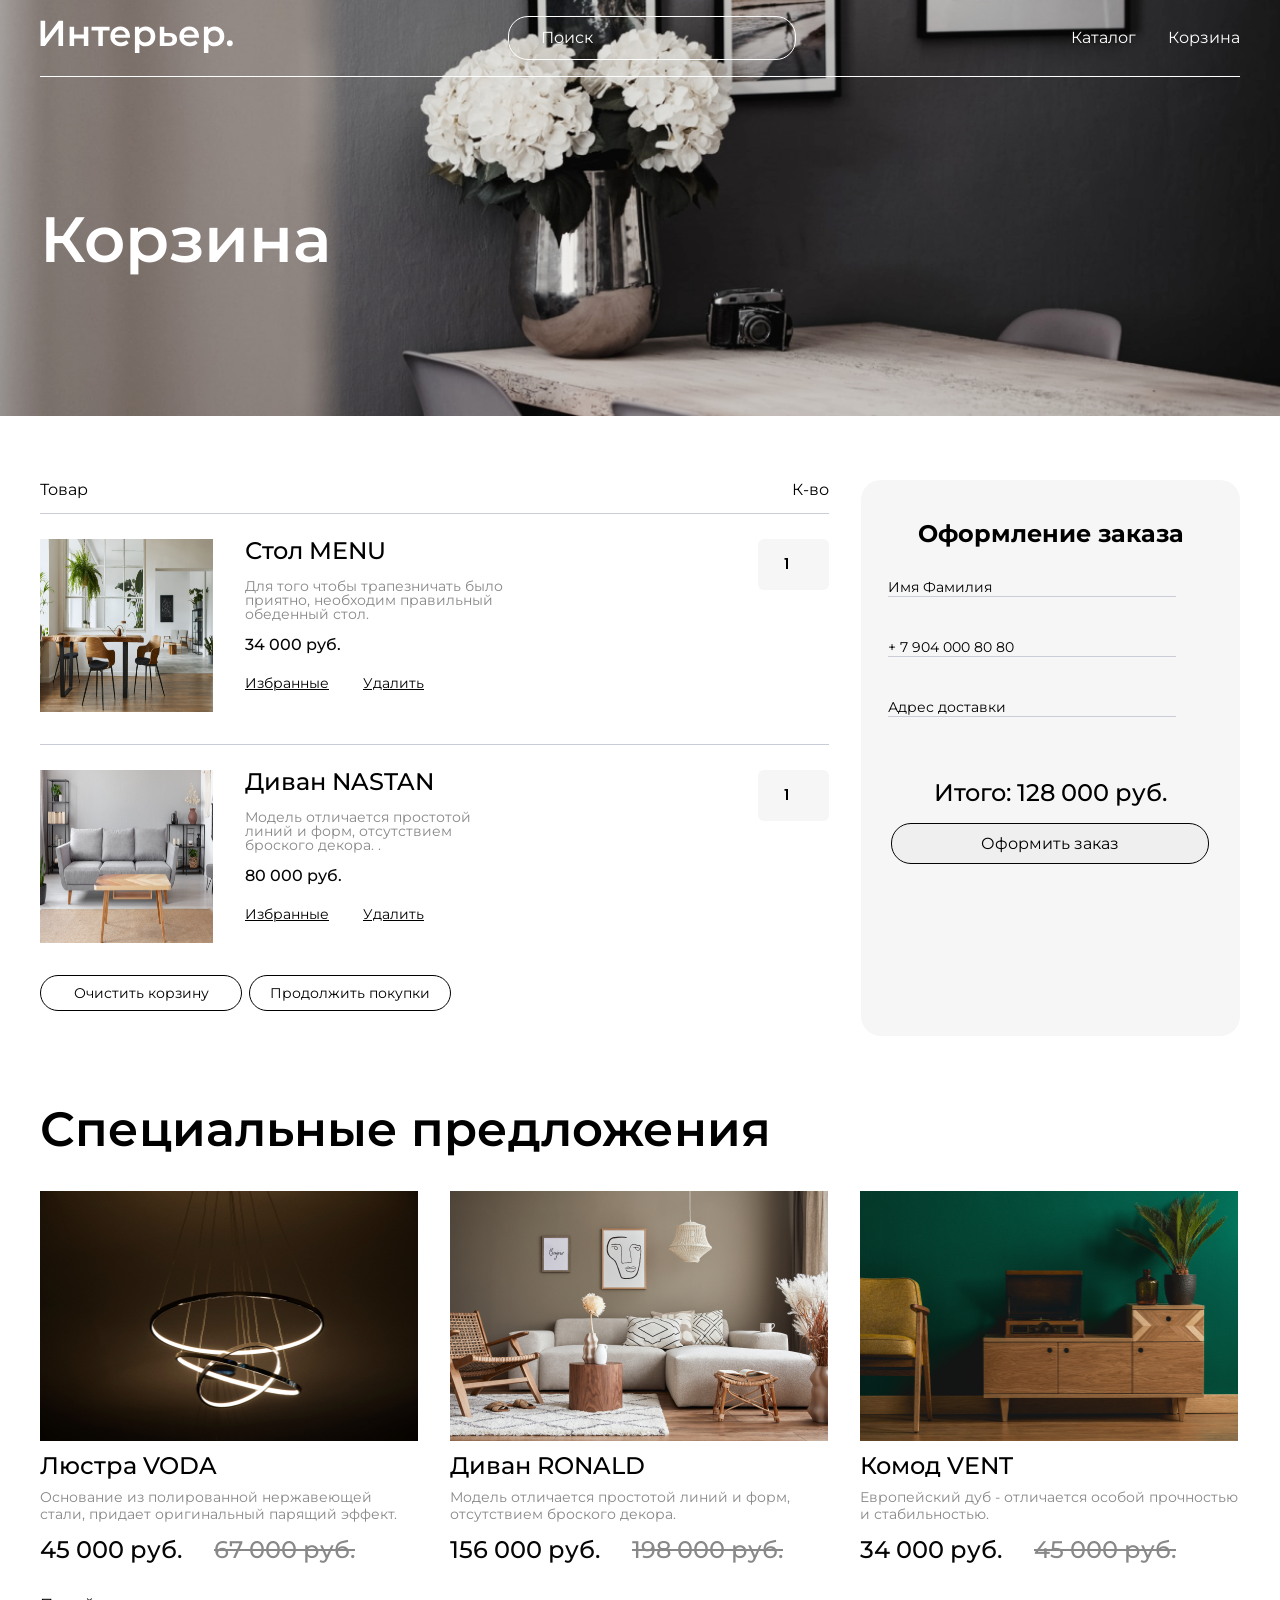
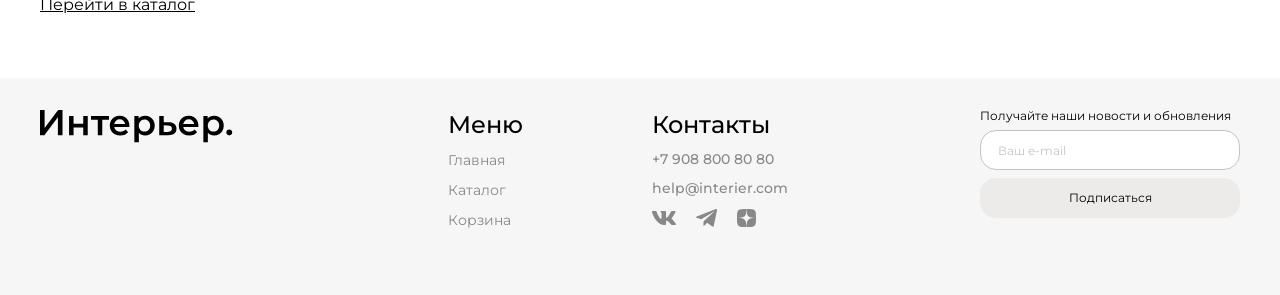
<file: basket.html>
<!DOCTYPE html>
<html lang="ru">
<head>
    <meta charset="UTF-8">
    <meta name="viewport" content="width=device-width, initial-scale=1.0">
    <title>INDEX</title>
    <link rel="stylesheet" href="style.css">
    <link rel="preconnect" href="https://fonts.googleapis.com">
    <link rel="preconnect" href="https://fonts.gstatic.com" crossorigin>
    <link href="https://fonts.googleapis.com/css2?family=Montserrat:ital,wght@0,100..900;1,100..900&display=swap" rel="stylesheet">
    <link rel="preconnect" href="https://fonts.googleapis.com">
    <link rel="preconnect" href="https://fonts.gstatic.com" crossorigin>
    <link href="https://fonts.googleapis.com/css2?family=Montserrat:ital,wght@0,100..900;1,100..900&family=Poppins:ital,wght@0,100;0,200;0,300;0,400;0,500;0,600;0,700;0,800;0,900;1,100;1,200;1,300;1,400;1,500;1,600;1,700;1,800;1,900&display=swap" rel="stylesheet">
</head>

<body>
    <section class="hero-page hero-page-basket center">
        <header class="header">
            <a href="index.html"><img class="header__logo" src="../Image/logo.svg" alt="Интерьер."></a>  
            <input type="text" class="header__input" placeholder="Поиск">
            <nav class="menu">
                    <a class="menu__link" href="catalog.html">Каталог</a>
                    <a class="menu__link" href="basket.html">Корзина</a>
            </nav>
            <div class="menu-mobile">
                <a class="menu-mobile__link" href=""><svg width="19" height="19" viewBox="0 0 19 19" fill="none" xmlns="http://www.w3.org/2000/svg">
                <g clip-path="url(#clip0_53373_429)">
                <path d="M9.29907 1.11316C10.9342 1.06267 12.5273 1.63644 13.7542 2.71863C14.9811 3.80099 15.7498 5.31046 15.9036 6.93933C16.0545 8.53827 15.5992 10.133 14.634 11.4139L17.968 14.7469C18.0508 14.8297 18.1166 14.9279 18.1614 15.036C18.2062 15.1442 18.2297 15.2607 18.2297 15.3778C18.2297 15.4949 18.2062 15.6114 18.1614 15.7196C18.1165 15.8277 18.0508 15.9259 17.968 16.0087C17.8853 16.0914 17.7871 16.1572 17.679 16.202C17.5707 16.2469 17.4543 16.2694 17.3372 16.2694C17.22 16.2694 17.1036 16.2469 16.9954 16.202C16.8873 16.1572 16.789 16.0914 16.7063 16.0087L13.3733 12.6747C12.0925 13.6424 10.4962 14.0991 8.89575 13.9491C7.26568 13.7962 5.75519 13.0275 4.67212 11.7997C3.58905 10.5718 3.01496 8.97713 3.06665 7.3407C3.11846 5.7041 3.79274 4.14806 4.95142 2.99109C6.10904 1.83516 7.66391 1.16376 9.29907 1.11316ZM9.50903 2.91882C8.28235 2.92382 7.10691 3.41275 6.2395 4.28015C5.37213 5.14755 4.88317 6.32302 4.87817 7.54968C4.87324 8.77628 5.35288 9.95557 6.21313 10.83C6.64353 11.2674 7.15644 11.6151 7.72192 11.8534C8.28759 12.0918 8.89521 12.2161 9.50903 12.2186C10.1227 12.2211 10.7307 12.1017 11.2981 11.868C11.8657 11.6343 12.3816 11.2903 12.8157 10.8563C13.2497 10.4223 13.5936 9.90633 13.8274 9.33875C14.061 8.77131 14.1804 8.16333 14.178 7.54968C14.1755 6.93585 14.0511 6.32824 13.8127 5.76257C13.5744 5.19707 13.2267 4.68419 12.7893 4.25378C11.9149 3.3935 10.7357 2.91387 9.50903 2.91882Z" fill="white" stroke="white" stroke-width="0.2"/>
                </g>
                <defs>
                <clipPath id="clip0_53373_429">
                <rect width="19" height="19" fill="white"/>
                </clipPath>
                </defs>
                </svg>
                </a>
                <a class="menu-mobile__link" href="catalog.html"><svg width="20" height="20" viewBox="0 0 20 20" fill="none" xmlns="http://www.w3.org/2000/svg">
                <rect width="4.57143" height="4.57143" fill="white"/>
                <rect y="7.31427" width="4.57143" height="4.57143" fill="white"/>
                <rect y="14.6285" width="4.57143" height="4.57143" fill="white"/>
                <rect x="7.31348" y="7.31427" width="4.57143" height="4.57143" fill="white"/>
                <rect x="7.31348" y="14.6285" width="4.57143" height="4.57143" fill="white"/>
                <rect x="7.31348" width="4.57143" height="4.57143" fill="white"/>
                <rect x="14.6279" y="7.31427" width="4.57143" height="4.57143" fill="white"/>
                <rect x="14.6279" y="14.6285" width="4.57143" height="4.57143" fill="white"/>
                <rect x="14.6279" width="4.57143" height="4.57143" fill="white"/>
                </svg>
                </a>
                <a class="menu-mobile__link" href="basket.html"><svg width="19" height="17" viewBox="0 0 19 17" fill="none" xmlns="http://www.w3.org/2000/svg">
                <path d="M11.4579 16.6667C12.0105 16.6667 12.5404 16.4472 12.9311 16.0565C13.3218 15.6658 13.5413 15.1359 13.5413 14.5833C13.5413 14.0308 13.3218 13.5009 12.9311 13.1102C12.5404 12.7195 12.0105 12.5 11.4579 12.5C10.9054 12.5 10.3755 12.7195 9.98478 13.1102C9.59408 13.5009 9.37459 14.0308 9.37459 14.5833C9.37459 15.1359 9.59408 15.6658 9.98478 16.0565C10.3755 16.4472 10.9054 16.6667 11.4579 16.6667ZM4.16626 16.6667C4.71879 16.6667 5.24869 16.4472 5.63939 16.0565C6.0301 15.6658 6.24959 15.1359 6.24959 14.5833C6.24959 14.0308 6.0301 13.5009 5.63939 13.1102C5.24869 12.7195 4.71879 12.5 4.16626 12.5C3.61372 12.5 3.08382 12.7195 2.69312 13.1102C2.30242 13.5009 2.08292 14.0308 2.08292 14.5833C2.08292 15.1359 2.30242 15.6658 2.69312 16.0565C3.08382 16.4472 3.61372 16.6667 4.16626 16.6667ZM17.7475 2.00312C18.0075 1.99474 18.2541 1.88554 18.4351 1.69863C18.6161 1.51171 18.7173 1.26174 18.7173 1.00156C18.7173 0.741387 18.6161 0.491411 18.4351 0.304497C18.2541 0.117584 18.0075 0.0083873 17.7475 0H16.5485C15.609 0 14.7965 0.652083 14.5923 1.56875L13.2871 7.44583C13.0829 8.3625 12.2704 9.01458 11.3308 9.01458H3.50584L2.00376 3.00417H11.7381C11.9957 2.99241 12.2389 2.88181 12.417 2.69537C12.5951 2.50892 12.6945 2.26099 12.6945 2.00312C12.6945 1.74526 12.5951 1.49733 12.417 1.31088C12.2389 1.12444 11.9957 1.01384 11.7381 1.00208H2.00376C1.69924 1.00199 1.39871 1.07133 1.12502 1.20483C0.851328 1.33832 0.611673 1.53246 0.424274 1.77248C0.236876 2.01251 0.106667 2.29209 0.0435467 2.59C-0.0195751 2.8879 -0.0139446 3.19627 0.0600071 3.49167L1.56209 9.5C1.67038 9.93354 1.92052 10.3184 2.27272 10.5934C2.62493 10.8684 3.05898 11.0178 3.50584 11.0177H11.3308C12.2425 11.0178 13.127 10.707 13.8381 10.1366C14.5493 9.56612 15.0446 8.77019 15.2423 7.88021L16.5485 2.00312H17.7475Z" fill="white"/>
                </svg>
                </a>
            </div>
        </header>
        <div class="name">
            <h1 class="name__basket"> Корзина</h1>
        </div>
    </section>
    <section class="bascet center">
        <div class="order">
            <div class="order__name">
                <p class="order__name-text">Товар</p>
                <p class="order__name-text">К-во</p>
            </div>
            <div class="order__item">
                <div class="order__left">
                    <img src="../Image/MENU.png" alt="Стол MENU" class="order__image">
                    <div class="order__info">
                        <h3 class="order__info-name">Стол MENU</h3>
                        <p class="order__info-about">
                            Для того чтобы трапезничать было приятно, 
                            необходим правильный обеденный стол.
                        </p>
                        <p class="order__info-price">34 000 руб.</p>
                        <a class="order__link" href="#">Избранные</a>
                        <a class="order__link" href="#">Удалить</a>
                    </div>
                </div>
                <input class="order__quantity" type="number" value="1" min="1">
            </div>
            <div class="order__item">
                <div class="order__left">
                    <img src="../Image/NASTAN.png" alt="Диван NASTAN" class="order__image">
                    <div class="order__info">
                        <h3 class="order__info-name">Диван NASTAN</h3>
                        <p class="order__info-about">
                            Модель отличается простотой линий и форм, 
                            отсутствием броского декора. .
                        </p>
                        <p class="order__info-price">80 000 руб.</p>
                        <a class="order__link" href="#">Избранные</a>
                        <a class="order__link" href="#">Удалить</a>
                    </div>
                </div>
                <input class="order__quantity" type="number" value="1" min="1">
            </div>
            <div class="order__button-box">
                <a class="order__button" href="#" >Очистить корзину</a>
                <a class="order__button" href="catalog.html" >Продолжить покупки</a>
            </div>
        </div>
        <form class="making-an-order">
            <h4 class="making-an-order__name">Оформление заказа</h4> 
            <div class="making-an-order__info">
                <input class="making-an-order__input" type="text" placeholder="Имя Фамилия" required>
                <input class="making-an-order__input" type="text" placeholder="+ 7 904 000 80 80" required>
                <input class="making-an-order__input" type="text" placeholder="Адрес доставки" required>
            </div>
            <p class="making-an-order__amount">Итого: 128 000 руб.</p>
            <button class="making-an-order__button">Оформить заказ</button>
        </form>
    </section>
    <section class="special-product center">
        <h2 class="special-product__name">Специальные предложения</h2>
        <div class="special-product__products">
            <article class="product">   
                <img src="../Image/VODA.png" alt="Люстра VODA" class="product__image">
                <div class="product__icon">
                    <a href="#"><svg width="24" height="24" viewBox="0 0 24 24" fill="none" xmlns="http://www.w3.org/2000/svg">
                    <g clip-path="url(#clip0_53373_650)">
                    <path d="M6.99998 8V6C6.99998 4.67392 7.06229 2.93768 7.99998 2C8.93766 1.06232 10.6739 1 12 1C13.3261 1 15.0623 1.06232 16 2C16.9377 2.93768 17 4.67392 17 6V8H20C20.2652 8 20.8124 7.81246 21 8C21.1875 8.18754 21 8.73478 21 9V21C21 21.2652 21.1875 21.8125 21 22C20.8124 22.1875 20.2652 22 20 22H3.99998C3.73476 22 3.18751 22.1875 2.99998 22C2.81244 21.8125 2.99998 21.2652 2.99998 21V9C2.99998 8.73478 2.81244 8.18754 2.99998 8C3.18751 7.81246 3.73476 8 3.99998 8H6.99998ZM6.99998 10H4.99998V20H19V10H17V12H15V10H8.99998V12H6.99998V10ZM8.99998 8H15V6C15 5.20435 14.5626 4.56261 14 4C13.4374 3.43739 12.7956 3 12 3C11.2043 3 10.5626 3.43739 9.99998 4C9.43737 4.56261 8.99998 5.20435 8.99998 6V8Z" fill="#C4C4C4"/>
                    </g>
                    <defs>
                    <clipPath id="clip0_53373_650">
                    <rect width="24" height="24" fill="white"/>
                    </clipPath>
                    </defs>
                    </svg>
                    </a>
                    <a href="#"><svg width="20" height="18" viewBox="0 0 20 18" fill="none" xmlns="http://www.w3.org/2000/svg">
                    <path d="M10 18.0011C9.35502 17.4291 8.62602 16.8341 7.85502 16.2011H7.84502C5.13002 13.9811 2.05302 11.4691 0.694023 8.45912C0.24754 7.50085 0.0109268 6.45825 1.1406e-05 5.40112C-0.00297039 3.95061 0.578794 2.56011 1.61383 1.54389C2.64887 0.527673 4.04981 -0.0284812 5.50002 0.00112428C6.68065 0.00298908 7.83586 0.344205 8.82802 0.984124C9.26399 1.26709 9.65844 1.60938 10 2.00112C10.3435 1.61092 10.7381 1.26883 11.173 0.984124C12.1648 0.344079 13.3197 0.00284283 14.5 0.00112428C15.9502 -0.0284812 17.3512 0.527673 18.3862 1.54389C19.4213 2.56011 20.003 3.95061 20 5.40112C19.9898 6.45994 19.7532 7.50432 19.306 8.46412C17.947 11.4741 14.871 13.9851 12.156 16.2011L12.146 16.2091C11.374 16.8381 10.646 17.4331 10.001 18.0091L10 18.0011ZM5.50002 2.00112C4.56853 1.98947 3.67009 2.34597 3.00002 2.99312C2.35441 3.62729 1.99358 4.49617 1.99994 5.40112C2.01135 6.17163 2.18585 6.93098 2.51202 7.62912C3.15353 8.92783 4.01913 10.1032 5.06902 11.1011C6.06002 12.1011 7.20002 13.0691 8.18602 13.8831C8.45902 14.1081 8.73702 14.3351 9.01502 14.5621L9.19002 14.7051C9.45702 14.9231 9.73302 15.1491 10 15.3711L10.013 15.3591L10.019 15.3541H10.025L10.034 15.3471H10.039H10.044L10.062 15.3321L10.103 15.2991L10.11 15.2931L10.121 15.2851H10.127L10.136 15.2771L10.8 14.7321L10.974 14.5891C11.255 14.3601 11.533 14.1331 11.806 13.9081C12.792 13.0941 13.933 12.1271 14.924 11.1221C15.9741 10.1247 16.8397 8.94964 17.481 7.65112C17.8131 6.94693 17.9901 6.17963 18.0001 5.40112C18.0042 4.49896 17.6435 3.63342 17 3.00112C16.3312 2.35104 15.4326 1.99161 14.5 2.00112C13.3619 1.99145 12.274 2.46849 11.51 3.31212L10 5.05212L8.49002 3.31212C7.72609 2.46849 6.6381 1.99145 5.50002 2.00112Z" fill="#C4C4C4"/>
                    </svg>
                    </a>
                </div>
                <h3 class="product__name-furniture">Люстра VODA</h3>
                <p class="product__description">
                    Основание из полированной нержавеющей стали, 
                    придает оригинальный парящий эффект.
                </p>
                <div class="product__price-box">
                    <p class="product__price-sale">45 000 руб.</p>
                    <p class="product__price-off-sale">67 000 руб.</p>
                </div>
            </article>
            <article class="product">
                <img src="../Image/RONALD.png" alt="Диван RONALD" class="product__image">
                <div class="product__icon">
                    <a href="#"><svg width="24" height="24" viewBox="0 0 24 24" fill="none" xmlns="http://www.w3.org/2000/svg">
                    <g clip-path="url(#clip0_53373_650)">
                    <path d="M6.99998 8V6C6.99998 4.67392 7.06229 2.93768 7.99998 2C8.93766 1.06232 10.6739 1 12 1C13.3261 1 15.0623 1.06232 16 2C16.9377 2.93768 17 4.67392 17 6V8H20C20.2652 8 20.8124 7.81246 21 8C21.1875 8.18754 21 8.73478 21 9V21C21 21.2652 21.1875 21.8125 21 22C20.8124 22.1875 20.2652 22 20 22H3.99998C3.73476 22 3.18751 22.1875 2.99998 22C2.81244 21.8125 2.99998 21.2652 2.99998 21V9C2.99998 8.73478 2.81244 8.18754 2.99998 8C3.18751 7.81246 3.73476 8 3.99998 8H6.99998ZM6.99998 10H4.99998V20H19V10H17V12H15V10H8.99998V12H6.99998V10ZM8.99998 8H15V6C15 5.20435 14.5626 4.56261 14 4C13.4374 3.43739 12.7956 3 12 3C11.2043 3 10.5626 3.43739 9.99998 4C9.43737 4.56261 8.99998 5.20435 8.99998 6V8Z" fill="#C4C4C4"/>
                    </g>
                    <defs>
                    <clipPath id="clip0_53373_650">
                    <rect width="24" height="24" fill="white"/>
                    </clipPath>
                    </defs>
                    </svg>
                    </a>
                    <a href="#"><svg width="20" height="18" viewBox="0 0 20 18" fill="none" xmlns="http://www.w3.org/2000/svg">
                    <path d="M10 18.0011C9.35502 17.4291 8.62602 16.8341 7.85502 16.2011H7.84502C5.13002 13.9811 2.05302 11.4691 0.694023 8.45912C0.24754 7.50085 0.0109268 6.45825 1.1406e-05 5.40112C-0.00297039 3.95061 0.578794 2.56011 1.61383 1.54389C2.64887 0.527673 4.04981 -0.0284812 5.50002 0.00112428C6.68065 0.00298908 7.83586 0.344205 8.82802 0.984124C9.26399 1.26709 9.65844 1.60938 10 2.00112C10.3435 1.61092 10.7381 1.26883 11.173 0.984124C12.1648 0.344079 13.3197 0.00284283 14.5 0.00112428C15.9502 -0.0284812 17.3512 0.527673 18.3862 1.54389C19.4213 2.56011 20.003 3.95061 20 5.40112C19.9898 6.45994 19.7532 7.50432 19.306 8.46412C17.947 11.4741 14.871 13.9851 12.156 16.2011L12.146 16.2091C11.374 16.8381 10.646 17.4331 10.001 18.0091L10 18.0011ZM5.50002 2.00112C4.56853 1.98947 3.67009 2.34597 3.00002 2.99312C2.35441 3.62729 1.99358 4.49617 1.99994 5.40112C2.01135 6.17163 2.18585 6.93098 2.51202 7.62912C3.15353 8.92783 4.01913 10.1032 5.06902 11.1011C6.06002 12.1011 7.20002 13.0691 8.18602 13.8831C8.45902 14.1081 8.73702 14.3351 9.01502 14.5621L9.19002 14.7051C9.45702 14.9231 9.73302 15.1491 10 15.3711L10.013 15.3591L10.019 15.3541H10.025L10.034 15.3471H10.039H10.044L10.062 15.3321L10.103 15.2991L10.11 15.2931L10.121 15.2851H10.127L10.136 15.2771L10.8 14.7321L10.974 14.5891C11.255 14.3601 11.533 14.1331 11.806 13.9081C12.792 13.0941 13.933 12.1271 14.924 11.1221C15.9741 10.1247 16.8397 8.94964 17.481 7.65112C17.8131 6.94693 17.9901 6.17963 18.0001 5.40112C18.0042 4.49896 17.6435 3.63342 17 3.00112C16.3312 2.35104 15.4326 1.99161 14.5 2.00112C13.3619 1.99145 12.274 2.46849 11.51 3.31212L10 5.05212L8.49002 3.31212C7.72609 2.46849 6.6381 1.99145 5.50002 2.00112Z" fill="#C4C4C4"/>
                    </svg>
                    </a>
                </div>
                <h3 class="product__name-furniture">Диван RONALD</h3>
                <p class="product__description">
                    Модель отличается простотой линий и форм, 
                    отсутствием броского декора.
                </p>
                <div class="product__price-box">
                    <p class="product__price-sale">156 000 руб.</p>
                    <p class="product__price-off-sale">198 000 руб.</p>
                </div>
            </article>
            <article class="product">
                <img src="../Image/VENT.png" alt="Комод VENT" class="product__image">
                <div class="product__icon">
                    <a href="#"><svg width="24" height="24" viewBox="0 0 24 24" fill="none" xmlns="http://www.w3.org/2000/svg">
                    <g clip-path="url(#clip0_53373_650)">
                    <path d="M6.99998 8V6C6.99998 4.67392 7.06229 2.93768 7.99998 2C8.93766 1.06232 10.6739 1 12 1C13.3261 1 15.0623 1.06232 16 2C16.9377 2.93768 17 4.67392 17 6V8H20C20.2652 8 20.8124 7.81246 21 8C21.1875 8.18754 21 8.73478 21 9V21C21 21.2652 21.1875 21.8125 21 22C20.8124 22.1875 20.2652 22 20 22H3.99998C3.73476 22 3.18751 22.1875 2.99998 22C2.81244 21.8125 2.99998 21.2652 2.99998 21V9C2.99998 8.73478 2.81244 8.18754 2.99998 8C3.18751 7.81246 3.73476 8 3.99998 8H6.99998ZM6.99998 10H4.99998V20H19V10H17V12H15V10H8.99998V12H6.99998V10ZM8.99998 8H15V6C15 5.20435 14.5626 4.56261 14 4C13.4374 3.43739 12.7956 3 12 3C11.2043 3 10.5626 3.43739 9.99998 4C9.43737 4.56261 8.99998 5.20435 8.99998 6V8Z" fill="#C4C4C4"/>
                    </g>
                    <defs>
                    <clipPath id="clip0_53373_650">
                    <rect width="24" height="24" fill="white"/>
                    </clipPath>
                    </defs>
                    </svg>
                    </a>
                    <a href="#"><svg width="20" height="18" viewBox="0 0 20 18" fill="none" xmlns="http://www.w3.org/2000/svg">
                    <path d="M10 18.0011C9.35502 17.4291 8.62602 16.8341 7.85502 16.2011H7.84502C5.13002 13.9811 2.05302 11.4691 0.694023 8.45912C0.24754 7.50085 0.0109268 6.45825 1.1406e-05 5.40112C-0.00297039 3.95061 0.578794 2.56011 1.61383 1.54389C2.64887 0.527673 4.04981 -0.0284812 5.50002 0.00112428C6.68065 0.00298908 7.83586 0.344205 8.82802 0.984124C9.26399 1.26709 9.65844 1.60938 10 2.00112C10.3435 1.61092 10.7381 1.26883 11.173 0.984124C12.1648 0.344079 13.3197 0.00284283 14.5 0.00112428C15.9502 -0.0284812 17.3512 0.527673 18.3862 1.54389C19.4213 2.56011 20.003 3.95061 20 5.40112C19.9898 6.45994 19.7532 7.50432 19.306 8.46412C17.947 11.4741 14.871 13.9851 12.156 16.2011L12.146 16.2091C11.374 16.8381 10.646 17.4331 10.001 18.0091L10 18.0011ZM5.50002 2.00112C4.56853 1.98947 3.67009 2.34597 3.00002 2.99312C2.35441 3.62729 1.99358 4.49617 1.99994 5.40112C2.01135 6.17163 2.18585 6.93098 2.51202 7.62912C3.15353 8.92783 4.01913 10.1032 5.06902 11.1011C6.06002 12.1011 7.20002 13.0691 8.18602 13.8831C8.45902 14.1081 8.73702 14.3351 9.01502 14.5621L9.19002 14.7051C9.45702 14.9231 9.73302 15.1491 10 15.3711L10.013 15.3591L10.019 15.3541H10.025L10.034 15.3471H10.039H10.044L10.062 15.3321L10.103 15.2991L10.11 15.2931L10.121 15.2851H10.127L10.136 15.2771L10.8 14.7321L10.974 14.5891C11.255 14.3601 11.533 14.1331 11.806 13.9081C12.792 13.0941 13.933 12.1271 14.924 11.1221C15.9741 10.1247 16.8397 8.94964 17.481 7.65112C17.8131 6.94693 17.9901 6.17963 18.0001 5.40112C18.0042 4.49896 17.6435 3.63342 17 3.00112C16.3312 2.35104 15.4326 1.99161 14.5 2.00112C13.3619 1.99145 12.274 2.46849 11.51 3.31212L10 5.05212L8.49002 3.31212C7.72609 2.46849 6.6381 1.99145 5.50002 2.00112Z" fill="#C4C4C4"/>
                    </svg>
                    </a>
                </div>
                <h3 class="product__name-furniture">Комод VENT</h3>
                <p class="product__description">
                    Европейский дуб - отличается особой 
                    прочностью и стабильностью.
                </p>
                <div class="product__price-box">
                    <p class="product__price-sale">34 000 руб.</p>
                    <p class="product__price-off-sale">45 000 руб.</p>
                </div>
            </article>     
        </div>
        <a class="catalog__link" href="catalog.html">Перейти в каталог</a>
    </section>
    <footer class="footer center">
        <img class="footer__logo" src="./Image/footer_logo.svg" alt="Интерьер.">
        <div class="footer__content">
            <div class="footer__info">
                <nav class="footer__item">
                    <h4 class="footer__menu">Меню</h4>
                    <a class="footer__menu-link" href="index.html">Главная</a>
                    <a class="footer__menu-link" href="catalog.html">Каталог</a>
                    <a class="footer__menu-link" href="basket.html">Корзина</a>
                </nav>
                <div class="footer__item">
                    <h4 class="footer__contact">Контакты</h4>
                    <a class="footer__contact-link" href="tel:+79088008080">+7 908 800 80 80</a>
                    <a class="footer__contact-link" href="mailto:help@interier.com">help@interier.com</a>
                    <div class="footer__icons">
                        <a class="footer__contact-link" href="#"><svg width="24" height="14" viewBox="0 0 24 14" fill="none" xmlns="http://www.w3.org/2000/svg">
                        <path fill-rule="evenodd" clip-rule="evenodd" d="M23.45 0.948C23.616 0.402 23.45 0 22.655 0H20.03C19.362 0 19.054 0.347 18.887 0.73C18.887 0.73 17.552 3.926 15.661 6.002C15.049 6.604 14.771 6.795 14.437 6.795C14.27 6.795 14.019 6.604 14.019 6.057V0.948C14.019 0.292 13.835 0 13.279 0H9.151C8.734 0 8.483 0.304 8.483 0.593C8.483 1.214 9.429 1.358 9.526 3.106V6.904C9.526 7.737 9.373 7.888 9.039 7.888C8.149 7.888 5.984 4.677 4.699 1.003C4.45 0.288 4.198 0 3.527 0H0.9C0.15 0 0 0.347 0 0.73C0 1.412 0.89 4.8 4.145 9.281C6.315 12.341 9.37 14 12.153 14C13.822 14 14.028 13.632 14.028 12.997V10.684C14.028 9.947 14.186 9.8 14.715 9.8C15.105 9.8 15.772 9.992 17.33 11.467C19.11 13.216 19.403 14 20.405 14H23.03C23.78 14 24.156 13.632 23.94 12.904C23.702 12.18 22.852 11.129 21.725 9.882C21.113 9.172 20.195 8.407 19.916 8.024C19.527 7.533 19.638 7.314 19.916 6.877C19.916 6.877 23.116 2.451 23.449 0.948H23.45Z" fill="#888888"/>
                        </svg>
                        </a>
                        <a class="footer__contact-link" href="#"><svg width="21" height="18" viewBox="0 0 21 18" fill="none" xmlns="http://www.w3.org/2000/svg">
                        <path d="M19.2952 0.200894L0.690181 7.4125C-0.0585179 7.74834 -0.311748 8.42087 0.50922 8.78587L5.28221 10.3105L16.8227 3.14143C17.4528 2.69136 18.0979 2.81137 17.5428 3.30647L7.63109 12.3272L7.31974 16.1448C7.60812 16.7342 8.13615 16.737 8.47297 16.444L11.2152 13.8359L15.9117 17.3709C17.0025 18.02 17.596 17.6011 17.8307 16.4114L20.9112 1.74952C21.231 0.285058 20.6856 -0.360199 19.2952 0.200894Z" fill="#888888"/>
                        </svg>
                        </a>
                        <a class="footer__contact-link" href="#"><svg width="19" height="18" viewBox="0 0 19 18" fill="none" xmlns="http://www.w3.org/2000/svg">
                        <path d="M11.3321 10.7357C9.83929 12.195 9.73071 14.0143 9.60178 18C13.5239 18 16.2314 17.9871 17.6293 16.7014C18.9864 15.3771 19 12.69 19 9.09643C14.7929 9.225 12.8725 9.32143 11.3321 10.7357ZM0 9.09643C0 12.69 0.0135714 15.3771 1.37071 16.7014C2.76857 17.9871 5.47607 18 9.39821 18C9.2625 14.0143 9.16071 12.195 7.66786 10.7357C6.1275 9.32143 4.20714 9.21857 0 9.09643ZM9.39821 0C5.48286 0 2.76857 0.0128571 1.37071 1.29857C0.0135714 2.62286 0 5.31 0 8.90357C4.20714 8.775 6.1275 8.67857 7.66786 7.26429C9.16071 5.805 9.26929 3.98571 9.39821 0ZM11.3321 7.26429C9.83929 5.805 9.73071 3.98571 9.60178 0C13.5239 0 16.2314 0.0128571 17.6293 1.29857C18.9864 2.62286 19 5.31 19 8.90357C14.7929 8.775 12.8725 8.67857 11.3321 7.26429Z" fill="#888888"/>
                        </svg>
                        <br></a>
                    </div> 
                </div>
            </div>
            <form class="footer__form" action="#">
                <p class="footer__addlink">Получайте наши новости и обновления</p>
                <input class="footer__registration" type="email" placeholder="Ваш e-mail">
                <button class="footer__subscribetap">Подписаться</button>
            </form>
        </div>
    </footer>  
</body>
</html>
</file>
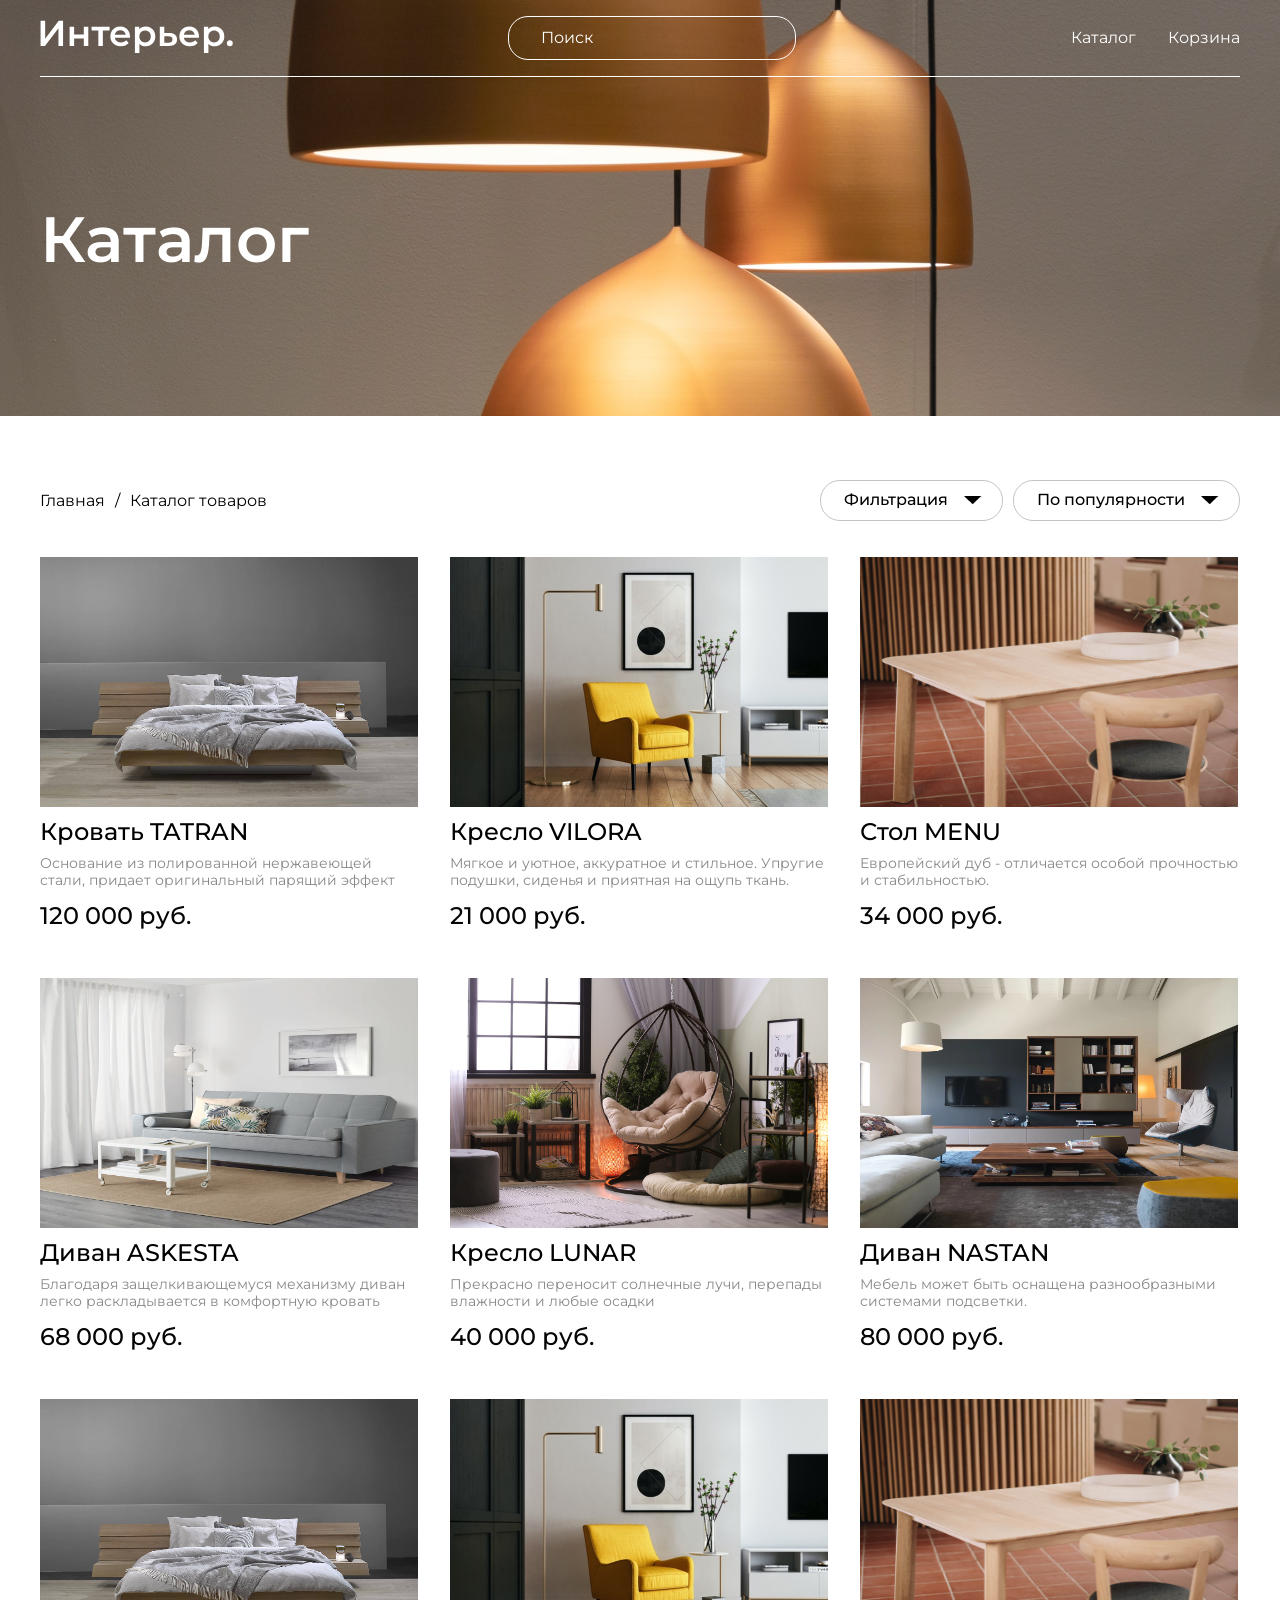
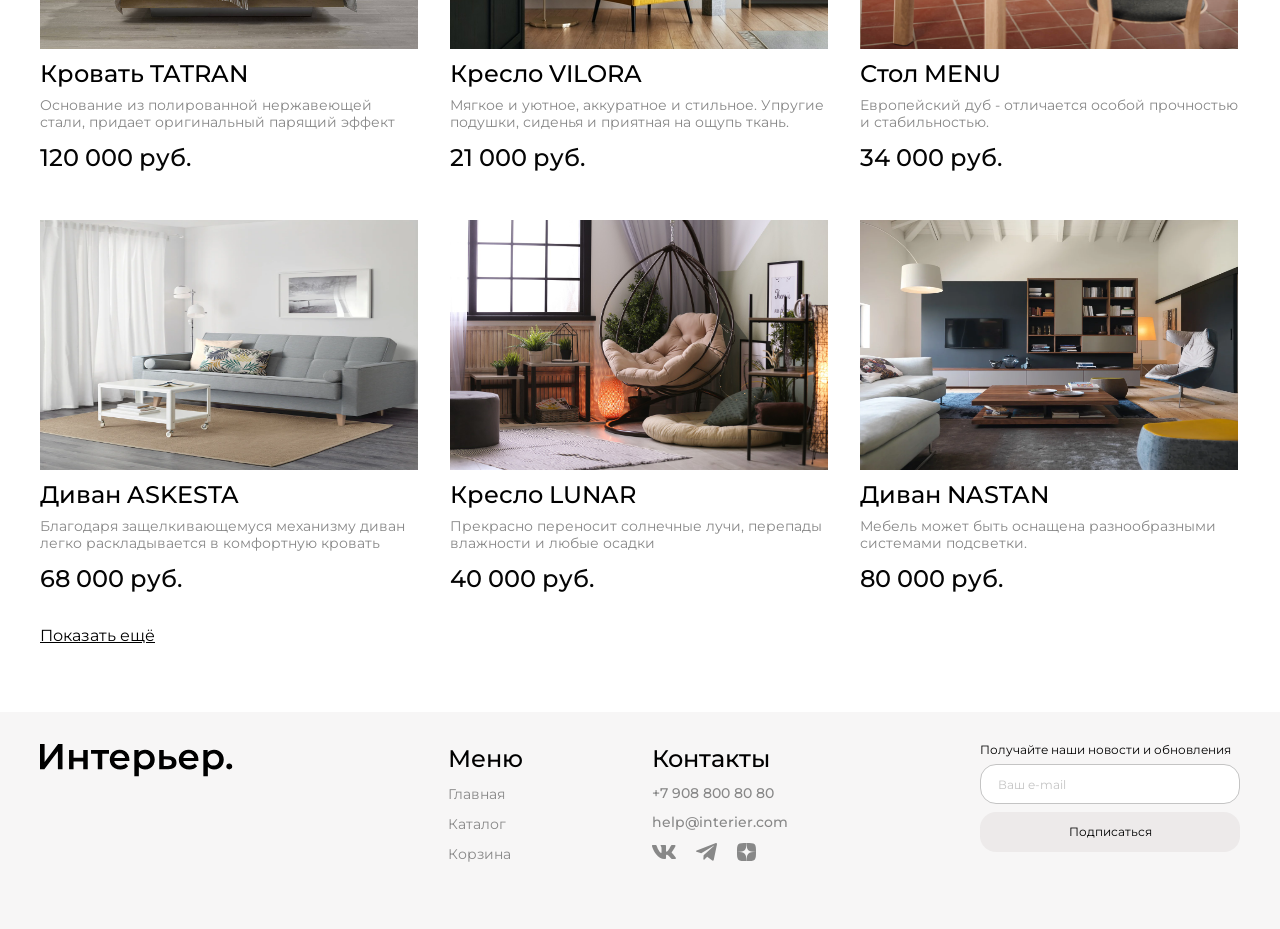
<file: catalog.html>
<!DOCTYPE html>
<html lang="ru">
<head>
    <meta charset="UTF-8">
    <meta name="viewport" content="width=device-width, initial-scale=1.0">
    <title>INDEX</title>
    <link rel="stylesheet" href="style.css">
    <link rel="preconnect" href="https://fonts.googleapis.com">
    <link rel="preconnect" href="https://fonts.gstatic.com" crossorigin>
    <link href="https://fonts.googleapis.com/css2?family=Montserrat:ital,wght@0,100..900;1,100..900&display=swap" rel="stylesheet">
    <link rel="preconnect" href="https://fonts.googleapis.com">
    <link rel="preconnect" href="https://fonts.gstatic.com" crossorigin>
    <link href="https://fonts.googleapis.com/css2?family=Montserrat:ital,wght@0,100..900;1,100..900&family=Poppins:ital,wght@0,100;0,200;0,300;0,400;0,500;0,600;0,700;0,800;0,900;1,100;1,200;1,300;1,400;1,500;1,600;1,700;1,800;1,900&display=swap" rel="stylesheet">
</head>

<body>
    <section class="hero-page hero-page-catalog center">
        <header class="header">
            <a href="index.html"><img class="header__logo" src="../Image/logo.svg" alt="Интерьер."></a> 
            <input type="text" class="header__input" placeholder="Поиск">
            <nav class="menu">
                    <a class="menu__link" href="catalog.html">Каталог</a>
                    <a class="menu__link" href="basket.html">Корзина</a>
            </nav>
            <div class="menu-mobile">
                <a class="menu-mobile__link" href=""><svg width="19" height="19" viewBox="0 0 19 19" fill="none" xmlns="http://www.w3.org/2000/svg">
                <g clip-path="url(#clip0_53373_429)">
                <path d="M9.29907 1.11316C10.9342 1.06267 12.5273 1.63644 13.7542 2.71863C14.9811 3.80099 15.7498 5.31046 15.9036 6.93933C16.0545 8.53827 15.5992 10.133 14.634 11.4139L17.968 14.7469C18.0508 14.8297 18.1166 14.9279 18.1614 15.036C18.2062 15.1442 18.2297 15.2607 18.2297 15.3778C18.2297 15.4949 18.2062 15.6114 18.1614 15.7196C18.1165 15.8277 18.0508 15.9259 17.968 16.0087C17.8853 16.0914 17.7871 16.1572 17.679 16.202C17.5707 16.2469 17.4543 16.2694 17.3372 16.2694C17.22 16.2694 17.1036 16.2469 16.9954 16.202C16.8873 16.1572 16.789 16.0914 16.7063 16.0087L13.3733 12.6747C12.0925 13.6424 10.4962 14.0991 8.89575 13.9491C7.26568 13.7962 5.75519 13.0275 4.67212 11.7997C3.58905 10.5718 3.01496 8.97713 3.06665 7.3407C3.11846 5.7041 3.79274 4.14806 4.95142 2.99109C6.10904 1.83516 7.66391 1.16376 9.29907 1.11316ZM9.50903 2.91882C8.28235 2.92382 7.10691 3.41275 6.2395 4.28015C5.37213 5.14755 4.88317 6.32302 4.87817 7.54968C4.87324 8.77628 5.35288 9.95557 6.21313 10.83C6.64353 11.2674 7.15644 11.6151 7.72192 11.8534C8.28759 12.0918 8.89521 12.2161 9.50903 12.2186C10.1227 12.2211 10.7307 12.1017 11.2981 11.868C11.8657 11.6343 12.3816 11.2903 12.8157 10.8563C13.2497 10.4223 13.5936 9.90633 13.8274 9.33875C14.061 8.77131 14.1804 8.16333 14.178 7.54968C14.1755 6.93585 14.0511 6.32824 13.8127 5.76257C13.5744 5.19707 13.2267 4.68419 12.7893 4.25378C11.9149 3.3935 10.7357 2.91387 9.50903 2.91882Z" fill="white" stroke="white" stroke-width="0.2"/>
                </g>
                <defs>
                <clipPath id="clip0_53373_429">
                <rect width="19" height="19" fill="white"/>
                </clipPath>
                </defs>
                </svg>
                </a>
                <a class="menu-mobile__link" href="catalog.html"><svg width="20" height="20" viewBox="0 0 20 20" fill="none" xmlns="http://www.w3.org/2000/svg">
                <rect width="4.57143" height="4.57143" fill="white"/>
                <rect y="7.31427" width="4.57143" height="4.57143" fill="white"/>
                <rect y="14.6285" width="4.57143" height="4.57143" fill="white"/>
                <rect x="7.31348" y="7.31427" width="4.57143" height="4.57143" fill="white"/>
                <rect x="7.31348" y="14.6285" width="4.57143" height="4.57143" fill="white"/>
                <rect x="7.31348" width="4.57143" height="4.57143" fill="white"/>
                <rect x="14.6279" y="7.31427" width="4.57143" height="4.57143" fill="white"/>
                <rect x="14.6279" y="14.6285" width="4.57143" height="4.57143" fill="white"/>
                <rect x="14.6279" width="4.57143" height="4.57143" fill="white"/>
                </svg>
                </a>
                <a class="menu-mobile__link" href="basket.html"><svg width="19" height="17" viewBox="0 0 19 17" fill="none" xmlns="http://www.w3.org/2000/svg">
                <path d="M11.4579 16.6667C12.0105 16.6667 12.5404 16.4472 12.9311 16.0565C13.3218 15.6658 13.5413 15.1359 13.5413 14.5833C13.5413 14.0308 13.3218 13.5009 12.9311 13.1102C12.5404 12.7195 12.0105 12.5 11.4579 12.5C10.9054 12.5 10.3755 12.7195 9.98478 13.1102C9.59408 13.5009 9.37459 14.0308 9.37459 14.5833C9.37459 15.1359 9.59408 15.6658 9.98478 16.0565C10.3755 16.4472 10.9054 16.6667 11.4579 16.6667ZM4.16626 16.6667C4.71879 16.6667 5.24869 16.4472 5.63939 16.0565C6.0301 15.6658 6.24959 15.1359 6.24959 14.5833C6.24959 14.0308 6.0301 13.5009 5.63939 13.1102C5.24869 12.7195 4.71879 12.5 4.16626 12.5C3.61372 12.5 3.08382 12.7195 2.69312 13.1102C2.30242 13.5009 2.08292 14.0308 2.08292 14.5833C2.08292 15.1359 2.30242 15.6658 2.69312 16.0565C3.08382 16.4472 3.61372 16.6667 4.16626 16.6667ZM17.7475 2.00312C18.0075 1.99474 18.2541 1.88554 18.4351 1.69863C18.6161 1.51171 18.7173 1.26174 18.7173 1.00156C18.7173 0.741387 18.6161 0.491411 18.4351 0.304497C18.2541 0.117584 18.0075 0.0083873 17.7475 0H16.5485C15.609 0 14.7965 0.652083 14.5923 1.56875L13.2871 7.44583C13.0829 8.3625 12.2704 9.01458 11.3308 9.01458H3.50584L2.00376 3.00417H11.7381C11.9957 2.99241 12.2389 2.88181 12.417 2.69537C12.5951 2.50892 12.6945 2.26099 12.6945 2.00312C12.6945 1.74526 12.5951 1.49733 12.417 1.31088C12.2389 1.12444 11.9957 1.01384 11.7381 1.00208H2.00376C1.69924 1.00199 1.39871 1.07133 1.12502 1.20483C0.851328 1.33832 0.611673 1.53246 0.424274 1.77248C0.236876 2.01251 0.106667 2.29209 0.0435467 2.59C-0.0195751 2.8879 -0.0139446 3.19627 0.0600071 3.49167L1.56209 9.5C1.67038 9.93354 1.92052 10.3184 2.27272 10.5934C2.62493 10.8684 3.05898 11.0178 3.50584 11.0177H11.3308C12.2425 11.0178 13.127 10.707 13.8381 10.1366C14.5493 9.56612 15.0446 8.77019 15.2423 7.88021L16.5485 2.00312H17.7475Z" fill="white"/>
                </svg>
                </a>
            </div>
        </header>
        <div class="name">
            <h1 class="name__catalog"> Каталог</h1>
        </div>
    </section>
    <div class="navigation-filtr center">
        <div class="navigation-filtr__box">
            <div class="navigation-filtr__nav">
                <a class="navigation-filtr__link" href="index.html">Главная</a>
                <p class="navigation-filtr__link"> / </p>
                <a class="navigation-filtr__link" href="catalog.html">Каталог товаров</a>
            </div>
            <div class="navigation-filtr__filtr">
                <div class="filter-button-wrapper">
                    <button class="button filter-button">Фильтрация</button>
                    <form class="filtering-form" action="#" method="get">
                        <div class="filtering-form__content-wrapper">
                            <div class="filtering-form__left">
                                <fieldset class="filtering-form__fieldset">
                                    <legend class="filtering-form__legend">Сроки доставки</legend>
                                    <div class="radio">
                                        <input class="radio__input" type="radio" id="any" name="delivery-time" value="any" checked>
                                        <label class="radio__label" for="any">Неважно</label>
                                    </div>
                                    <div class="radio">
                                        <input class="radio__input" type="radio" id="today" name="delivery-time" value="today">
                                        <label class="radio__label" for="today">Сегодня</label>
                                    </div>
                                    <div class="radio">
                                        <input class="radio__input" type="radio" id="tomorrow" name="delivery-time" value="tomorrow">
                                        <label class="radio__label" for="tomorrow">Завтра</label>
                                    </div>
                                    <div class="radio">
                                        <input class="radio__input" type="radio" id="three-days" name="delivery-time" value="three-days">
                                        <label class="radio__label" for="three-days">До 3 дней</label>
                                    </div>
                                    <div class="radio">
                                        <input class="radio__input" type="radio" id="seven-days" name="delivery-time" value="seven-days">
                                        <label class="radio__label" for="seven-days">До 7 дней</label>
                                    </div>
                                </fieldset>
                                <fieldset class="filtering-form__fieldset">
                                    <legend class="filtering-form__legend">Цена</legend>
                                    <div class="range">
                                        <label class="range__label" for="price-range">от 0 руб. до 100000 руб.</label>
                                        <div class="range__slider">
                                            <input class="range__input range__input--min" name="range_1" type="range" min="1" max="100000" value="1">
                                            <input class="range__input range__input--max" name="range_1" type="range" min="1" max="100000" value="100000">
                                        </div>
                                    </div>
                                </fieldset>
                                <fieldset class="filtering-form__fieldset">
                                    <legend class="filtering-form__legend">Цвет</legend>
                                    <div class="color-options">
                                        <div class="checkbox color-options__checkbox">
                                            <input class="checkbox__input" type="checkbox" id="color-white">
                                            <label class="checkbox__label checkbox__label--white" for="color-white"></label>
                                        </div>
                                        <div class="checkbox color-options__checkbox">
                                            <input class="checkbox__input" type="checkbox" id="color-black">
                                            <label class="checkbox__label checkbox__label--black" for="color-black"></label>
                                        </div>
                                        <div class="checkbox color-options__checkbox">
                                            <input class="checkbox__input" type="checkbox" id="color-gray">
                                            <label class="checkbox__label checkbox__label--gray" for="color-gray"></label>
                                        </div>
                                        <div class="checkbox color-options__checkbox">
                                            <input class="checkbox__input" type="checkbox" id="color-red">
                                            <label class="checkbox__label checkbox__label--red" for="color-red"></label>
                                        </div>
                                        <div class="checkbox color-options__checkbox">
                                            <input class="checkbox__input" type="checkbox" id="color-orange">
                                            <label class="checkbox__label checkbox__label--orange" for="color-orange"></label>
                                        </div>
                                        <div class="checkbox color-options__checkbox">
                                            <input class="checkbox__input" type="checkbox" id="color-yellow">
                                            <label class="checkbox__label checkbox__label--yellow" for="color-yellow"></label>
                                        </div>
                                        <div class="checkbox color-options__checkbox">
                                            <input class="checkbox__input" type="checkbox" id="color-green">
                                            <label class="checkbox__label checkbox__label--green" for="color-green"></label>
                                        </div>
                                        <div class="checkbox color-options__checkbox">
                                            <input class="checkbox__input" type="checkbox" id="color-teal">
                                            <label class="checkbox__label checkbox__label--teal" for="color-teal"></label>
                                        </div>
                                        <div class="checkbox color-options__checkbox">
                                            <input class="checkbox__input" type="checkbox" id="light-blue">
                                            <label class="checkbox__label checkbox__label--light-blue" for="light-blue"></label>
                                        </div>
                                        <div class="checkbox color-options__checkbox">
                                            <input class="checkbox__input" type="checkbox" id="color-blue">
                                            <label class="checkbox__label checkbox__label--blue" for="color-blue"></label>
                                        </div>
                                        <div class="checkbox color-options__checkbox">
                                            <input class="checkbox__input" type="checkbox" id="color-purple">
                                            <label class="checkbox__label checkbox__label--purple" for="color-purple"></label>
                                        </div>
                                        <div class="checkbox color-options__checkbox">
                                            <input class="checkbox__input" type="checkbox" id="color-violet">
                                            <label class="checkbox__label checkbox__label--violet" for="color-violet"></label>
                                        </div>
                                        <div class="checkbox color-options__checkbox">
                                            <input class="checkbox__input" type="checkbox" id="color-lavender">
                                            <label class="checkbox__label checkbox__label--lavender" for="color-lavender"></label>
                                        </div>
                                        <div class="checkbox color-options__checkbox">
                                            <input class="checkbox__input" type="checkbox" id="color-pink">
                                            <label class="checkbox__label checkbox__label--pink" for="color-pink"></label>
                                        </div>
                                    </div>
                                </fieldset>
                            </div>
                            <div class="filtering-form__right">
                                <fieldset class="filtering-form__fieldset">
                                    <legend class="filtering-form__legend">Тип комнаты</legend>
                                    <div class="checkbox">
                                        <input class="checkbox__input" type="checkbox" id="kitchen-dining" name="room-type" value="kitchen-dining" checked>
                                        <label class="checkbox__label" for="kitchen-dining">Кухня и столовая</label>
                                    </div>
                                    <div class="checkbox">
                                        <input class="checkbox__input" type="checkbox" id="bathroom" name="room-type" value="bathroom" checked>
                                        <label class="checkbox__label" for="bathroom">Ванная комната</label>
                                    </div>
                                    <div class="checkbox">
                                        <input class="checkbox__input" type="checkbox" id="kids-room" name="room-type" value="kids-room">
                                        <label class="checkbox__label" for="kids-room">Детская комната</label>
                                    </div>
                                    <div class="checkbox">
                                        <input class="checkbox__input" type="checkbox" id="home-office" name="room-type" value="home-office">
                                        <label class="checkbox__label" for="home-office">Домашний офис</label>
                                    </div>
                                    <div class="checkbox">
                                        <input class="checkbox__input" type="checkbox" id="living-room" name="room-type" value="living-room">
                                        <label class="checkbox__label" for="living-room">Гостиная</label>
                                    </div>
                                    <div class="checkbox">
                                        <input class="checkbox__input" type="checkbox" id="hallway" name="room-type" value="hallway">
                                        <label class="checkbox__label" for="hallway">Прихожая</label>
                                    </div>
                                    <div class="checkbox">
                                        <input class="checkbox__input" type="checkbox" id="bedroom" name="room-type" value="bedroom">
                                        <label class="checkbox__label" for="bedroom">Спальня</label>
                                    </div>
                                    <div class="checkbox">
                                        <input class="checkbox__input" type="checkbox" id="wardrobe" name="room-type" value="wardrobe">
                                        <label class="checkbox__label" for="wardrobe">Гардероб</label>
                                    </div>
                                    <div class="checkbox">
                                        <input class="checkbox__input" type="checkbox" id="country-house" name="room-type" value="country-house">
                                        <label class="checkbox__label" for="country-house">Дача</label>
                                    </div>
                                    <div class="checkbox">
                                        <input class="checkbox__input" type="checkbox" id="light" name="room-type" value="light">
                                        <label class="checkbox__label" for="light">Свет</label>
                                    </div>
                                </fieldset>
                                <div class="filtering-form-button">
                                    <button type="submit" class="filtering-form-button__button">Применить</button>
                                </div>
                            </div>
                        </div>
                    </form>
                </div>
                <div class="filter-button-wrapper">
                    <select class="button population-button" name="population" id="population">
                        <option value="По популярности">По популярности</option>
                        <option value="Сначал новые">Сначал новые</option>
                        <option value="Сначал старые">Сначал старые</option>
                    </select>
                </div>
            </div>
        </div>
    </div> 
    <div class="catalog center">
            <div class="catalog__products catalog__item">
                <article class="product">
                    <img src="../Image/TATRAN2.jpg" alt="Кровать TATRAN" class="product__image">
                    <div class="product__icon">
                        <a href="#"><svg width="24" height="24" viewBox="0 0 24 24" fill="none" xmlns="http://www.w3.org/2000/svg">
                        <g clip-path="url(#clip0_53373_650)">
                        <path d="M6.99998 8V6C6.99998 4.67392 7.06229 2.93768 7.99998 2C8.93766 1.06232 10.6739 1 12 1C13.3261 1 15.0623 1.06232 16 2C16.9377 2.93768 17 4.67392 17 6V8H20C20.2652 8 20.8124 7.81246 21 8C21.1875 8.18754 21 8.73478 21 9V21C21 21.2652 21.1875 21.8125 21 22C20.8124 22.1875 20.2652 22 20 22H3.99998C3.73476 22 3.18751 22.1875 2.99998 22C2.81244 21.8125 2.99998 21.2652 2.99998 21V9C2.99998 8.73478 2.81244 8.18754 2.99998 8C3.18751 7.81246 3.73476 8 3.99998 8H6.99998ZM6.99998 10H4.99998V20H19V10H17V12H15V10H8.99998V12H6.99998V10ZM8.99998 8H15V6C15 5.20435 14.5626 4.56261 14 4C13.4374 3.43739 12.7956 3 12 3C11.2043 3 10.5626 3.43739 9.99998 4C9.43737 4.56261 8.99998 5.20435 8.99998 6V8Z" fill="#000"/>
                        </g>
                        <defs>
                        <clipPath id="clip0_53373_650">
                        <rect width="24" height="24" fill="white"/>
                        </clipPath>
                        </defs>
                        </svg>
                        </a>
                        <a href="#"><svg width="20" height="18" viewBox="0 0 20 18" fill="none" xmlns="http://www.w3.org/2000/svg">
                        <path d="M10 18.0011C9.35502 17.4291 8.62602 16.8341 7.85502 16.2011H7.84502C5.13002 13.9811 2.05302 11.4691 0.694023 8.45912C0.24754 7.50085 0.0109268 6.45825 1.1406e-05 5.40112C-0.00297039 3.95061 0.578794 2.56011 1.61383 1.54389C2.64887 0.527673 4.04981 -0.0284812 5.50002 0.00112428C6.68065 0.00298908 7.83586 0.344205 8.82802 0.984124C9.26399 1.26709 9.65844 1.60938 10 2.00112C10.3435 1.61092 10.7381 1.26883 11.173 0.984124C12.1648 0.344079 13.3197 0.00284283 14.5 0.00112428C15.9502 -0.0284812 17.3512 0.527673 18.3862 1.54389C19.4213 2.56011 20.003 3.95061 20 5.40112C19.9898 6.45994 19.7532 7.50432 19.306 8.46412C17.947 11.4741 14.871 13.9851 12.156 16.2011L12.146 16.2091C11.374 16.8381 10.646 17.4331 10.001 18.0091L10 18.0011ZM5.50002 2.00112C4.56853 1.98947 3.67009 2.34597 3.00002 2.99312C2.35441 3.62729 1.99358 4.49617 1.99994 5.40112C2.01135 6.17163 2.18585 6.93098 2.51202 7.62912C3.15353 8.92783 4.01913 10.1032 5.06902 11.1011C6.06002 12.1011 7.20002 13.0691 8.18602 13.8831C8.45902 14.1081 8.73702 14.3351 9.01502 14.5621L9.19002 14.7051C9.45702 14.9231 9.73302 15.1491 10 15.3711L10.013 15.3591L10.019 15.3541H10.025L10.034 15.3471H10.039H10.044L10.062 15.3321L10.103 15.2991L10.11 15.2931L10.121 15.2851H10.127L10.136 15.2771L10.8 14.7321L10.974 14.5891C11.255 14.3601 11.533 14.1331 11.806 13.9081C12.792 13.0941 13.933 12.1271 14.924 11.1221C15.9741 10.1247 16.8397 8.94964 17.481 7.65112C17.8131 6.94693 17.9901 6.17963 18.0001 5.40112C18.0042 4.49896 17.6435 3.63342 17 3.00112C16.3312 2.35104 15.4326 1.99161 14.5 2.00112C13.3619 1.99145 12.274 2.46849 11.51 3.31212L10 5.05212L8.49002 3.31212C7.72609 2.46849 6.6381 1.99145 5.50002 2.00112Z" fill="#000"/>
                        </svg>
                        </a>
                    </div>
                    <h3 class="product__name-furniture">Кровать TATRAN</h3>
                    <p class="product__description">
                        Основание из полированной нержавеющей стали, 
                        придает оригинальный парящий эффект
                    </p>
                    <p class="product__price-sale">120 000 руб.</p>
                </article>
                <article class="product">
                    <img src="../Image/VILORA.jpg" alt="Кресло VILORA" class="product__image">
                    <div class="product__icon">
                        <a href="#"><svg width="24" height="24" viewBox="0 0 24 24" fill="none" xmlns="http://www.w3.org/2000/svg">
                        <g clip-path="url(#clip0_53373_650)">
                        <path d="M6.99998 8V6C6.99998 4.67392 7.06229 2.93768 7.99998 2C8.93766 1.06232 10.6739 1 12 1C13.3261 1 15.0623 1.06232 16 2C16.9377 2.93768 17 4.67392 17 6V8H20C20.2652 8 20.8124 7.81246 21 8C21.1875 8.18754 21 8.73478 21 9V21C21 21.2652 21.1875 21.8125 21 22C20.8124 22.1875 20.2652 22 20 22H3.99998C3.73476 22 3.18751 22.1875 2.99998 22C2.81244 21.8125 2.99998 21.2652 2.99998 21V9C2.99998 8.73478 2.81244 8.18754 2.99998 8C3.18751 7.81246 3.73476 8 3.99998 8H6.99998ZM6.99998 10H4.99998V20H19V10H17V12H15V10H8.99998V12H6.99998V10ZM8.99998 8H15V6C15 5.20435 14.5626 4.56261 14 4C13.4374 3.43739 12.7956 3 12 3C11.2043 3 10.5626 3.43739 9.99998 4C9.43737 4.56261 8.99998 5.20435 8.99998 6V8Z" fill="#000"/>
                        </g>
                        <defs>
                        <clipPath id="clip0_53373_650">
                        <rect width="24" height="24" fill="white"/>
                        </clipPath>
                        </defs>
                        </svg>
                        </a>
                        <a href="#"><svg width="20" height="18" viewBox="0 0 20 18" fill="none" xmlns="http://www.w3.org/2000/svg">
                        <path d="M10 18.0011C9.35502 17.4291 8.62602 16.8341 7.85502 16.2011H7.84502C5.13002 13.9811 2.05302 11.4691 0.694023 8.45912C0.24754 7.50085 0.0109268 6.45825 1.1406e-05 5.40112C-0.00297039 3.95061 0.578794 2.56011 1.61383 1.54389C2.64887 0.527673 4.04981 -0.0284812 5.50002 0.00112428C6.68065 0.00298908 7.83586 0.344205 8.82802 0.984124C9.26399 1.26709 9.65844 1.60938 10 2.00112C10.3435 1.61092 10.7381 1.26883 11.173 0.984124C12.1648 0.344079 13.3197 0.00284283 14.5 0.00112428C15.9502 -0.0284812 17.3512 0.527673 18.3862 1.54389C19.4213 2.56011 20.003 3.95061 20 5.40112C19.9898 6.45994 19.7532 7.50432 19.306 8.46412C17.947 11.4741 14.871 13.9851 12.156 16.2011L12.146 16.2091C11.374 16.8381 10.646 17.4331 10.001 18.0091L10 18.0011ZM5.50002 2.00112C4.56853 1.98947 3.67009 2.34597 3.00002 2.99312C2.35441 3.62729 1.99358 4.49617 1.99994 5.40112C2.01135 6.17163 2.18585 6.93098 2.51202 7.62912C3.15353 8.92783 4.01913 10.1032 5.06902 11.1011C6.06002 12.1011 7.20002 13.0691 8.18602 13.8831C8.45902 14.1081 8.73702 14.3351 9.01502 14.5621L9.19002 14.7051C9.45702 14.9231 9.73302 15.1491 10 15.3711L10.013 15.3591L10.019 15.3541H10.025L10.034 15.3471H10.039H10.044L10.062 15.3321L10.103 15.2991L10.11 15.2931L10.121 15.2851H10.127L10.136 15.2771L10.8 14.7321L10.974 14.5891C11.255 14.3601 11.533 14.1331 11.806 13.9081C12.792 13.0941 13.933 12.1271 14.924 11.1221C15.9741 10.1247 16.8397 8.94964 17.481 7.65112C17.8131 6.94693 17.9901 6.17963 18.0001 5.40112C18.0042 4.49896 17.6435 3.63342 17 3.00112C16.3312 2.35104 15.4326 1.99161 14.5 2.00112C13.3619 1.99145 12.274 2.46849 11.51 3.31212L10 5.05212L8.49002 3.31212C7.72609 2.46849 6.6381 1.99145 5.50002 2.00112Z" fill="#000"/>
                        </svg>
                        </a>
                    </div>
                    <h3 class="product__name-furniture">Кресло VILORA</h3>
                    <p class="product__description">Мягкое и уютное, аккуратное и стильное. 
                        Упругие подушки, сиденья и приятная на ощупь ткань.
                    </p>
                    <p class="product__price-sale">21 000 руб.</p>
                </article>
                <article class="product">
                    <img src="../Image/MENU2.jpg" alt="Стол MENU" class="product__image">
                    <div class="product__icon">
                        <a href="#"><svg width="24" height="24" viewBox="0 0 24 24" fill="none" xmlns="http://www.w3.org/2000/svg">
                        <g clip-path="url(#clip0_53373_650)">
                        <path d="M6.99998 8V6C6.99998 4.67392 7.06229 2.93768 7.99998 2C8.93766 1.06232 10.6739 1 12 1C13.3261 1 15.0623 1.06232 16 2C16.9377 2.93768 17 4.67392 17 6V8H20C20.2652 8 20.8124 7.81246 21 8C21.1875 8.18754 21 8.73478 21 9V21C21 21.2652 21.1875 21.8125 21 22C20.8124 22.1875 20.2652 22 20 22H3.99998C3.73476 22 3.18751 22.1875 2.99998 22C2.81244 21.8125 2.99998 21.2652 2.99998 21V9C2.99998 8.73478 2.81244 8.18754 2.99998 8C3.18751 7.81246 3.73476 8 3.99998 8H6.99998ZM6.99998 10H4.99998V20H19V10H17V12H15V10H8.99998V12H6.99998V10ZM8.99998 8H15V6C15 5.20435 14.5626 4.56261 14 4C13.4374 3.43739 12.7956 3 12 3C11.2043 3 10.5626 3.43739 9.99998 4C9.43737 4.56261 8.99998 5.20435 8.99998 6V8Z" fill="#000"/>
                        </g>
                        <defs>
                        <clipPath id="clip0_53373_650">
                        <rect width="24" height="24" fill="white"/>
                        </clipPath>
                        </defs>
                        </svg>
                        </a>
                        <a href="#"><svg width="20" height="18" viewBox="0 0 20 18" fill="none" xmlns="http://www.w3.org/2000/svg">
                        <path d="M10 18.0011C9.35502 17.4291 8.62602 16.8341 7.85502 16.2011H7.84502C5.13002 13.9811 2.05302 11.4691 0.694023 8.45912C0.24754 7.50085 0.0109268 6.45825 1.1406e-05 5.40112C-0.00297039 3.95061 0.578794 2.56011 1.61383 1.54389C2.64887 0.527673 4.04981 -0.0284812 5.50002 0.00112428C6.68065 0.00298908 7.83586 0.344205 8.82802 0.984124C9.26399 1.26709 9.65844 1.60938 10 2.00112C10.3435 1.61092 10.7381 1.26883 11.173 0.984124C12.1648 0.344079 13.3197 0.00284283 14.5 0.00112428C15.9502 -0.0284812 17.3512 0.527673 18.3862 1.54389C19.4213 2.56011 20.003 3.95061 20 5.40112C19.9898 6.45994 19.7532 7.50432 19.306 8.46412C17.947 11.4741 14.871 13.9851 12.156 16.2011L12.146 16.2091C11.374 16.8381 10.646 17.4331 10.001 18.0091L10 18.0011ZM5.50002 2.00112C4.56853 1.98947 3.67009 2.34597 3.00002 2.99312C2.35441 3.62729 1.99358 4.49617 1.99994 5.40112C2.01135 6.17163 2.18585 6.93098 2.51202 7.62912C3.15353 8.92783 4.01913 10.1032 5.06902 11.1011C6.06002 12.1011 7.20002 13.0691 8.18602 13.8831C8.45902 14.1081 8.73702 14.3351 9.01502 14.5621L9.19002 14.7051C9.45702 14.9231 9.73302 15.1491 10 15.3711L10.013 15.3591L10.019 15.3541H10.025L10.034 15.3471H10.039H10.044L10.062 15.3321L10.103 15.2991L10.11 15.2931L10.121 15.2851H10.127L10.136 15.2771L10.8 14.7321L10.974 14.5891C11.255 14.3601 11.533 14.1331 11.806 13.9081C12.792 13.0941 13.933 12.1271 14.924 11.1221C15.9741 10.1247 16.8397 8.94964 17.481 7.65112C17.8131 6.94693 17.9901 6.17963 18.0001 5.40112C18.0042 4.49896 17.6435 3.63342 17 3.00112C16.3312 2.35104 15.4326 1.99161 14.5 2.00112C13.3619 1.99145 12.274 2.46849 11.51 3.31212L10 5.05212L8.49002 3.31212C7.72609 2.46849 6.6381 1.99145 5.50002 2.00112Z" fill="#000"/>
                        </svg>
                        </a>
                    </div>
                    <h3 class="product__name-furniture">Стол MENU</h3>
                    <p class="product__description">
                        Европейский дуб - отличается особой прочностью и стабильностью.
                    </p>
                    <p class="product__price-sale">34 000 руб.</p>
                </article>
                <article class="product">
                    <img src="../Image/ASKESTA2.png" alt="Диван ASKESTA" class="product__image">
                    <div class="product__icon">
                        <a href="#"><svg width="24" height="24" viewBox="0 0 24 24" fill="none" xmlns="http://www.w3.org/2000/svg">
                        <g clip-path="url(#clip0_53373_650)">
                        <path d="M6.99998 8V6C6.99998 4.67392 7.06229 2.93768 7.99998 2C8.93766 1.06232 10.6739 1 12 1C13.3261 1 15.0623 1.06232 16 2C16.9377 2.93768 17 4.67392 17 6V8H20C20.2652 8 20.8124 7.81246 21 8C21.1875 8.18754 21 8.73478 21 9V21C21 21.2652 21.1875 21.8125 21 22C20.8124 22.1875 20.2652 22 20 22H3.99998C3.73476 22 3.18751 22.1875 2.99998 22C2.81244 21.8125 2.99998 21.2652 2.99998 21V9C2.99998 8.73478 2.81244 8.18754 2.99998 8C3.18751 7.81246 3.73476 8 3.99998 8H6.99998ZM6.99998 10H4.99998V20H19V10H17V12H15V10H8.99998V12H6.99998V10ZM8.99998 8H15V6C15 5.20435 14.5626 4.56261 14 4C13.4374 3.43739 12.7956 3 12 3C11.2043 3 10.5626 3.43739 9.99998 4C9.43737 4.56261 8.99998 5.20435 8.99998 6V8Z" fill="#000"/>
                        </g>
                        <defs>
                        <clipPath id="clip0_53373_650">
                        <rect width="24" height="24" fill="white"/>
                        </clipPath>
                        </defs>
                        </svg>
                        </a>
                        <a href="#"><svg width="20" height="18" viewBox="0 0 20 18" fill="none" xmlns="http://www.w3.org/2000/svg">
                        <path d="M10 18.0011C9.35502 17.4291 8.62602 16.8341 7.85502 16.2011H7.84502C5.13002 13.9811 2.05302 11.4691 0.694023 8.45912C0.24754 7.50085 0.0109268 6.45825 1.1406e-05 5.40112C-0.00297039 3.95061 0.578794 2.56011 1.61383 1.54389C2.64887 0.527673 4.04981 -0.0284812 5.50002 0.00112428C6.68065 0.00298908 7.83586 0.344205 8.82802 0.984124C9.26399 1.26709 9.65844 1.60938 10 2.00112C10.3435 1.61092 10.7381 1.26883 11.173 0.984124C12.1648 0.344079 13.3197 0.00284283 14.5 0.00112428C15.9502 -0.0284812 17.3512 0.527673 18.3862 1.54389C19.4213 2.56011 20.003 3.95061 20 5.40112C19.9898 6.45994 19.7532 7.50432 19.306 8.46412C17.947 11.4741 14.871 13.9851 12.156 16.2011L12.146 16.2091C11.374 16.8381 10.646 17.4331 10.001 18.0091L10 18.0011ZM5.50002 2.00112C4.56853 1.98947 3.67009 2.34597 3.00002 2.99312C2.35441 3.62729 1.99358 4.49617 1.99994 5.40112C2.01135 6.17163 2.18585 6.93098 2.51202 7.62912C3.15353 8.92783 4.01913 10.1032 5.06902 11.1011C6.06002 12.1011 7.20002 13.0691 8.18602 13.8831C8.45902 14.1081 8.73702 14.3351 9.01502 14.5621L9.19002 14.7051C9.45702 14.9231 9.73302 15.1491 10 15.3711L10.013 15.3591L10.019 15.3541H10.025L10.034 15.3471H10.039H10.044L10.062 15.3321L10.103 15.2991L10.11 15.2931L10.121 15.2851H10.127L10.136 15.2771L10.8 14.7321L10.974 14.5891C11.255 14.3601 11.533 14.1331 11.806 13.9081C12.792 13.0941 13.933 12.1271 14.924 11.1221C15.9741 10.1247 16.8397 8.94964 17.481 7.65112C17.8131 6.94693 17.9901 6.17963 18.0001 5.40112C18.0042 4.49896 17.6435 3.63342 17 3.00112C16.3312 2.35104 15.4326 1.99161 14.5 2.00112C13.3619 1.99145 12.274 2.46849 11.51 3.31212L10 5.05212L8.49002 3.31212C7.72609 2.46849 6.6381 1.99145 5.50002 2.00112Z" fill="#000"/>
                        </svg>
                        </a>
                    </div>
                    <h3 class="product__name-furniture">Диван ASKESTA</h3>
                    <p class="product__description">
                        Благодаря защелкивающемуся механизму диван легко 
                        раскладывается в комфортную кровать
                    </p>
                    <p class="product__price-sale">68 000 руб.</p>
                </article>
                <article class="product">
                    <img src="../Image/LUNAR.jpg" alt="Кресло LUNAR" class="product__image">
                    <div class="product__icon">
                        <a href="#"><svg width="24" height="24" viewBox="0 0 24 24" fill="none" xmlns="http://www.w3.org/2000/svg">
                        <g clip-path="url(#clip0_53373_650)">
                        <path d="M6.99998 8V6C6.99998 4.67392 7.06229 2.93768 7.99998 2C8.93766 1.06232 10.6739 1 12 1C13.3261 1 15.0623 1.06232 16 2C16.9377 2.93768 17 4.67392 17 6V8H20C20.2652 8 20.8124 7.81246 21 8C21.1875 8.18754 21 8.73478 21 9V21C21 21.2652 21.1875 21.8125 21 22C20.8124 22.1875 20.2652 22 20 22H3.99998C3.73476 22 3.18751 22.1875 2.99998 22C2.81244 21.8125 2.99998 21.2652 2.99998 21V9C2.99998 8.73478 2.81244 8.18754 2.99998 8C3.18751 7.81246 3.73476 8 3.99998 8H6.99998ZM6.99998 10H4.99998V20H19V10H17V12H15V10H8.99998V12H6.99998V10ZM8.99998 8H15V6C15 5.20435 14.5626 4.56261 14 4C13.4374 3.43739 12.7956 3 12 3C11.2043 3 10.5626 3.43739 9.99998 4C9.43737 4.56261 8.99998 5.20435 8.99998 6V8Z" fill="#000"/>
                        </g>
                        <defs>
                        <clipPath id="clip0_53373_650">
                        <rect width="24" height="24" fill="white"/>
                        </clipPath>
                        </defs>
                        </svg>
                        </a>
                        <a href="#"><svg width="20" height="18" viewBox="0 0 20 18" fill="none" xmlns="http://www.w3.org/2000/svg">
                        <path d="M10 18.0011C9.35502 17.4291 8.62602 16.8341 7.85502 16.2011H7.84502C5.13002 13.9811 2.05302 11.4691 0.694023 8.45912C0.24754 7.50085 0.0109268 6.45825 1.1406e-05 5.40112C-0.00297039 3.95061 0.578794 2.56011 1.61383 1.54389C2.64887 0.527673 4.04981 -0.0284812 5.50002 0.00112428C6.68065 0.00298908 7.83586 0.344205 8.82802 0.984124C9.26399 1.26709 9.65844 1.60938 10 2.00112C10.3435 1.61092 10.7381 1.26883 11.173 0.984124C12.1648 0.344079 13.3197 0.00284283 14.5 0.00112428C15.9502 -0.0284812 17.3512 0.527673 18.3862 1.54389C19.4213 2.56011 20.003 3.95061 20 5.40112C19.9898 6.45994 19.7532 7.50432 19.306 8.46412C17.947 11.4741 14.871 13.9851 12.156 16.2011L12.146 16.2091C11.374 16.8381 10.646 17.4331 10.001 18.0091L10 18.0011ZM5.50002 2.00112C4.56853 1.98947 3.67009 2.34597 3.00002 2.99312C2.35441 3.62729 1.99358 4.49617 1.99994 5.40112C2.01135 6.17163 2.18585 6.93098 2.51202 7.62912C3.15353 8.92783 4.01913 10.1032 5.06902 11.1011C6.06002 12.1011 7.20002 13.0691 8.18602 13.8831C8.45902 14.1081 8.73702 14.3351 9.01502 14.5621L9.19002 14.7051C9.45702 14.9231 9.73302 15.1491 10 15.3711L10.013 15.3591L10.019 15.3541H10.025L10.034 15.3471H10.039H10.044L10.062 15.3321L10.103 15.2991L10.11 15.2931L10.121 15.2851H10.127L10.136 15.2771L10.8 14.7321L10.974 14.5891C11.255 14.3601 11.533 14.1331 11.806 13.9081C12.792 13.0941 13.933 12.1271 14.924 11.1221C15.9741 10.1247 16.8397 8.94964 17.481 7.65112C17.8131 6.94693 17.9901 6.17963 18.0001 5.40112C18.0042 4.49896 17.6435 3.63342 17 3.00112C16.3312 2.35104 15.4326 1.99161 14.5 2.00112C13.3619 1.99145 12.274 2.46849 11.51 3.31212L10 5.05212L8.49002 3.31212C7.72609 2.46849 6.6381 1.99145 5.50002 2.00112Z" fill="#000"/>
                        </svg>
                        </a>
                    </div>
                    <h3 class="product__name-furniture">Кресло LUNAR</h3>
                    <p class="product__description">
                        Прекрасно переносит солнечные лучи, 
                        перепады влажности и любые осадки
                    </p>
                    <p class="product__price-sale">40 000 руб.</p>
                </article>
                <article class="product">
                    <img src="../Image/NASTAN2.png" alt="Диван NASTAN" class="product__image">
                    <div class="product__icon">
                        <a href="#"><svg width="24" height="24" viewBox="0 0 24 24" fill="none" xmlns="http://www.w3.org/2000/svg">
                        <g clip-path="url(#clip0_53373_650)">
                        <path d="M6.99998 8V6C6.99998 4.67392 7.06229 2.93768 7.99998 2C8.93766 1.06232 10.6739 1 12 1C13.3261 1 15.0623 1.06232 16 2C16.9377 2.93768 17 4.67392 17 6V8H20C20.2652 8 20.8124 7.81246 21 8C21.1875 8.18754 21 8.73478 21 9V21C21 21.2652 21.1875 21.8125 21 22C20.8124 22.1875 20.2652 22 20 22H3.99998C3.73476 22 3.18751 22.1875 2.99998 22C2.81244 21.8125 2.99998 21.2652 2.99998 21V9C2.99998 8.73478 2.81244 8.18754 2.99998 8C3.18751 7.81246 3.73476 8 3.99998 8H6.99998ZM6.99998 10H4.99998V20H19V10H17V12H15V10H8.99998V12H6.99998V10ZM8.99998 8H15V6C15 5.20435 14.5626 4.56261 14 4C13.4374 3.43739 12.7956 3 12 3C11.2043 3 10.5626 3.43739 9.99998 4C9.43737 4.56261 8.99998 5.20435 8.99998 6V8Z" fill="#000"/>
                        </g>
                        <defs>
                        <clipPath id="clip0_53373_650">
                        <rect width="24" height="24" fill="white"/>
                        </clipPath>
                        </defs>
                        </svg>
                        </a>
                        <a href="#"><svg width="20" height="18" viewBox="0 0 20 18" fill="none" xmlns="http://www.w3.org/2000/svg">
                        <path d="M10 18.0011C9.35502 17.4291 8.62602 16.8341 7.85502 16.2011H7.84502C5.13002 13.9811 2.05302 11.4691 0.694023 8.45912C0.24754 7.50085 0.0109268 6.45825 1.1406e-05 5.40112C-0.00297039 3.95061 0.578794 2.56011 1.61383 1.54389C2.64887 0.527673 4.04981 -0.0284812 5.50002 0.00112428C6.68065 0.00298908 7.83586 0.344205 8.82802 0.984124C9.26399 1.26709 9.65844 1.60938 10 2.00112C10.3435 1.61092 10.7381 1.26883 11.173 0.984124C12.1648 0.344079 13.3197 0.00284283 14.5 0.00112428C15.9502 -0.0284812 17.3512 0.527673 18.3862 1.54389C19.4213 2.56011 20.003 3.95061 20 5.40112C19.9898 6.45994 19.7532 7.50432 19.306 8.46412C17.947 11.4741 14.871 13.9851 12.156 16.2011L12.146 16.2091C11.374 16.8381 10.646 17.4331 10.001 18.0091L10 18.0011ZM5.50002 2.00112C4.56853 1.98947 3.67009 2.34597 3.00002 2.99312C2.35441 3.62729 1.99358 4.49617 1.99994 5.40112C2.01135 6.17163 2.18585 6.93098 2.51202 7.62912C3.15353 8.92783 4.01913 10.1032 5.06902 11.1011C6.06002 12.1011 7.20002 13.0691 8.18602 13.8831C8.45902 14.1081 8.73702 14.3351 9.01502 14.5621L9.19002 14.7051C9.45702 14.9231 9.73302 15.1491 10 15.3711L10.013 15.3591L10.019 15.3541H10.025L10.034 15.3471H10.039H10.044L10.062 15.3321L10.103 15.2991L10.11 15.2931L10.121 15.2851H10.127L10.136 15.2771L10.8 14.7321L10.974 14.5891C11.255 14.3601 11.533 14.1331 11.806 13.9081C12.792 13.0941 13.933 12.1271 14.924 11.1221C15.9741 10.1247 16.8397 8.94964 17.481 7.65112C17.8131 6.94693 17.9901 6.17963 18.0001 5.40112C18.0042 4.49896 17.6435 3.63342 17 3.00112C16.3312 2.35104 15.4326 1.99161 14.5 2.00112C13.3619 1.99145 12.274 2.46849 11.51 3.31212L10 5.05212L8.49002 3.31212C7.72609 2.46849 6.6381 1.99145 5.50002 2.00112Z" fill="#000"/>
                        </svg>
                        </a>
                    </div>
                    <h3 class="product__name-furniture">Диван NASTAN</h3>
                    <p class="product__description">
                        Мебель может быть оснащена разнообразными системами подсветки. 
                    </p>
                    <p class="product__price-sale">80 000 руб.</p>
                </article>
                                <article class="product">
                    <img src="../Image/TATRAN2.jpg" alt="Кровать TATRAN" class="product__image">
                    <div class="product__icon">
                        <a href="#"><svg width="24" height="24" viewBox="0 0 24 24" fill="none" xmlns="http://www.w3.org/2000/svg">
                        <g clip-path="url(#clip0_53373_650)">
                        <path d="M6.99998 8V6C6.99998 4.67392 7.06229 2.93768 7.99998 2C8.93766 1.06232 10.6739 1 12 1C13.3261 1 15.0623 1.06232 16 2C16.9377 2.93768 17 4.67392 17 6V8H20C20.2652 8 20.8124 7.81246 21 8C21.1875 8.18754 21 8.73478 21 9V21C21 21.2652 21.1875 21.8125 21 22C20.8124 22.1875 20.2652 22 20 22H3.99998C3.73476 22 3.18751 22.1875 2.99998 22C2.81244 21.8125 2.99998 21.2652 2.99998 21V9C2.99998 8.73478 2.81244 8.18754 2.99998 8C3.18751 7.81246 3.73476 8 3.99998 8H6.99998ZM6.99998 10H4.99998V20H19V10H17V12H15V10H8.99998V12H6.99998V10ZM8.99998 8H15V6C15 5.20435 14.5626 4.56261 14 4C13.4374 3.43739 12.7956 3 12 3C11.2043 3 10.5626 3.43739 9.99998 4C9.43737 4.56261 8.99998 5.20435 8.99998 6V8Z" fill="#000"/>
                        </g>
                        <defs>
                        <clipPath id="clip0_53373_650">
                        <rect width="24" height="24" fill="white"/>
                        </clipPath>
                        </defs>
                        </svg>
                        </a>
                        <a href="#"><svg width="20" height="18" viewBox="0 0 20 18" fill="none" xmlns="http://www.w3.org/2000/svg">
                        <path d="M10 18.0011C9.35502 17.4291 8.62602 16.8341 7.85502 16.2011H7.84502C5.13002 13.9811 2.05302 11.4691 0.694023 8.45912C0.24754 7.50085 0.0109268 6.45825 1.1406e-05 5.40112C-0.00297039 3.95061 0.578794 2.56011 1.61383 1.54389C2.64887 0.527673 4.04981 -0.0284812 5.50002 0.00112428C6.68065 0.00298908 7.83586 0.344205 8.82802 0.984124C9.26399 1.26709 9.65844 1.60938 10 2.00112C10.3435 1.61092 10.7381 1.26883 11.173 0.984124C12.1648 0.344079 13.3197 0.00284283 14.5 0.00112428C15.9502 -0.0284812 17.3512 0.527673 18.3862 1.54389C19.4213 2.56011 20.003 3.95061 20 5.40112C19.9898 6.45994 19.7532 7.50432 19.306 8.46412C17.947 11.4741 14.871 13.9851 12.156 16.2011L12.146 16.2091C11.374 16.8381 10.646 17.4331 10.001 18.0091L10 18.0011ZM5.50002 2.00112C4.56853 1.98947 3.67009 2.34597 3.00002 2.99312C2.35441 3.62729 1.99358 4.49617 1.99994 5.40112C2.01135 6.17163 2.18585 6.93098 2.51202 7.62912C3.15353 8.92783 4.01913 10.1032 5.06902 11.1011C6.06002 12.1011 7.20002 13.0691 8.18602 13.8831C8.45902 14.1081 8.73702 14.3351 9.01502 14.5621L9.19002 14.7051C9.45702 14.9231 9.73302 15.1491 10 15.3711L10.013 15.3591L10.019 15.3541H10.025L10.034 15.3471H10.039H10.044L10.062 15.3321L10.103 15.2991L10.11 15.2931L10.121 15.2851H10.127L10.136 15.2771L10.8 14.7321L10.974 14.5891C11.255 14.3601 11.533 14.1331 11.806 13.9081C12.792 13.0941 13.933 12.1271 14.924 11.1221C15.9741 10.1247 16.8397 8.94964 17.481 7.65112C17.8131 6.94693 17.9901 6.17963 18.0001 5.40112C18.0042 4.49896 17.6435 3.63342 17 3.00112C16.3312 2.35104 15.4326 1.99161 14.5 2.00112C13.3619 1.99145 12.274 2.46849 11.51 3.31212L10 5.05212L8.49002 3.31212C7.72609 2.46849 6.6381 1.99145 5.50002 2.00112Z" fill="#000"/>
                        </svg>
                        </a>
                    </div>
                    <h3 class="product__name-furniture">Кровать TATRAN</h3>
                    <p class="product__description">
                        Основание из полированной нержавеющей стали, 
                        придает оригинальный парящий эффект
                    </p>
                    <p class="product__price-sale">120 000 руб.</p>
                </article>
                <article class="product">
                    <img src="../Image/VILORA.jpg" alt="Кресло VILORA" class="product__image">
                    <div class="product__icon">
                        <a href="#"><svg width="24" height="24" viewBox="0 0 24 24" fill="none" xmlns="http://www.w3.org/2000/svg">
                        <g clip-path="url(#clip0_53373_650)">
                        <path d="M6.99998 8V6C6.99998 4.67392 7.06229 2.93768 7.99998 2C8.93766 1.06232 10.6739 1 12 1C13.3261 1 15.0623 1.06232 16 2C16.9377 2.93768 17 4.67392 17 6V8H20C20.2652 8 20.8124 7.81246 21 8C21.1875 8.18754 21 8.73478 21 9V21C21 21.2652 21.1875 21.8125 21 22C20.8124 22.1875 20.2652 22 20 22H3.99998C3.73476 22 3.18751 22.1875 2.99998 22C2.81244 21.8125 2.99998 21.2652 2.99998 21V9C2.99998 8.73478 2.81244 8.18754 2.99998 8C3.18751 7.81246 3.73476 8 3.99998 8H6.99998ZM6.99998 10H4.99998V20H19V10H17V12H15V10H8.99998V12H6.99998V10ZM8.99998 8H15V6C15 5.20435 14.5626 4.56261 14 4C13.4374 3.43739 12.7956 3 12 3C11.2043 3 10.5626 3.43739 9.99998 4C9.43737 4.56261 8.99998 5.20435 8.99998 6V8Z" fill="#000"/>
                        </g>
                        <defs>
                        <clipPath id="clip0_53373_650">
                        <rect width="24" height="24" fill="white"/>
                        </clipPath>
                        </defs>
                        </svg>
                        </a>
                        <a href="#"><svg width="20" height="18" viewBox="0 0 20 18" fill="none" xmlns="http://www.w3.org/2000/svg">
                        <path d="M10 18.0011C9.35502 17.4291 8.62602 16.8341 7.85502 16.2011H7.84502C5.13002 13.9811 2.05302 11.4691 0.694023 8.45912C0.24754 7.50085 0.0109268 6.45825 1.1406e-05 5.40112C-0.00297039 3.95061 0.578794 2.56011 1.61383 1.54389C2.64887 0.527673 4.04981 -0.0284812 5.50002 0.00112428C6.68065 0.00298908 7.83586 0.344205 8.82802 0.984124C9.26399 1.26709 9.65844 1.60938 10 2.00112C10.3435 1.61092 10.7381 1.26883 11.173 0.984124C12.1648 0.344079 13.3197 0.00284283 14.5 0.00112428C15.9502 -0.0284812 17.3512 0.527673 18.3862 1.54389C19.4213 2.56011 20.003 3.95061 20 5.40112C19.9898 6.45994 19.7532 7.50432 19.306 8.46412C17.947 11.4741 14.871 13.9851 12.156 16.2011L12.146 16.2091C11.374 16.8381 10.646 17.4331 10.001 18.0091L10 18.0011ZM5.50002 2.00112C4.56853 1.98947 3.67009 2.34597 3.00002 2.99312C2.35441 3.62729 1.99358 4.49617 1.99994 5.40112C2.01135 6.17163 2.18585 6.93098 2.51202 7.62912C3.15353 8.92783 4.01913 10.1032 5.06902 11.1011C6.06002 12.1011 7.20002 13.0691 8.18602 13.8831C8.45902 14.1081 8.73702 14.3351 9.01502 14.5621L9.19002 14.7051C9.45702 14.9231 9.73302 15.1491 10 15.3711L10.013 15.3591L10.019 15.3541H10.025L10.034 15.3471H10.039H10.044L10.062 15.3321L10.103 15.2991L10.11 15.2931L10.121 15.2851H10.127L10.136 15.2771L10.8 14.7321L10.974 14.5891C11.255 14.3601 11.533 14.1331 11.806 13.9081C12.792 13.0941 13.933 12.1271 14.924 11.1221C15.9741 10.1247 16.8397 8.94964 17.481 7.65112C17.8131 6.94693 17.9901 6.17963 18.0001 5.40112C18.0042 4.49896 17.6435 3.63342 17 3.00112C16.3312 2.35104 15.4326 1.99161 14.5 2.00112C13.3619 1.99145 12.274 2.46849 11.51 3.31212L10 5.05212L8.49002 3.31212C7.72609 2.46849 6.6381 1.99145 5.50002 2.00112Z" fill="#000"/>
                        </svg>
                        </a>
                    </div>
                    <h3 class="product__name-furniture">Кресло VILORA</h3>
                    <p class="product__description">Мягкое и уютное, аккуратное и стильное. 
                        Упругие подушки, сиденья и приятная на ощупь ткань.
                    </p>
                    <p class="product__price-sale">21 000 руб.</p>
                </article>
                <article class="product">
                    <img src="../Image/MENU2.jpg" alt="Стол MENU" class="product__image">
                    <div class="product__icon">
                        <a href="#"><svg width="24" height="24" viewBox="0 0 24 24" fill="none" xmlns="http://www.w3.org/2000/svg">
                        <g clip-path="url(#clip0_53373_650)">
                        <path d="M6.99998 8V6C6.99998 4.67392 7.06229 2.93768 7.99998 2C8.93766 1.06232 10.6739 1 12 1C13.3261 1 15.0623 1.06232 16 2C16.9377 2.93768 17 4.67392 17 6V8H20C20.2652 8 20.8124 7.81246 21 8C21.1875 8.18754 21 8.73478 21 9V21C21 21.2652 21.1875 21.8125 21 22C20.8124 22.1875 20.2652 22 20 22H3.99998C3.73476 22 3.18751 22.1875 2.99998 22C2.81244 21.8125 2.99998 21.2652 2.99998 21V9C2.99998 8.73478 2.81244 8.18754 2.99998 8C3.18751 7.81246 3.73476 8 3.99998 8H6.99998ZM6.99998 10H4.99998V20H19V10H17V12H15V10H8.99998V12H6.99998V10ZM8.99998 8H15V6C15 5.20435 14.5626 4.56261 14 4C13.4374 3.43739 12.7956 3 12 3C11.2043 3 10.5626 3.43739 9.99998 4C9.43737 4.56261 8.99998 5.20435 8.99998 6V8Z" fill="#000"/>
                        </g>
                        <defs>
                        <clipPath id="clip0_53373_650">
                        <rect width="24" height="24" fill="white"/>
                        </clipPath>
                        </defs>
                        </svg>
                        </a>
                        <a href="#"><svg width="20" height="18" viewBox="0 0 20 18" fill="none" xmlns="http://www.w3.org/2000/svg">
                        <path d="M10 18.0011C9.35502 17.4291 8.62602 16.8341 7.85502 16.2011H7.84502C5.13002 13.9811 2.05302 11.4691 0.694023 8.45912C0.24754 7.50085 0.0109268 6.45825 1.1406e-05 5.40112C-0.00297039 3.95061 0.578794 2.56011 1.61383 1.54389C2.64887 0.527673 4.04981 -0.0284812 5.50002 0.00112428C6.68065 0.00298908 7.83586 0.344205 8.82802 0.984124C9.26399 1.26709 9.65844 1.60938 10 2.00112C10.3435 1.61092 10.7381 1.26883 11.173 0.984124C12.1648 0.344079 13.3197 0.00284283 14.5 0.00112428C15.9502 -0.0284812 17.3512 0.527673 18.3862 1.54389C19.4213 2.56011 20.003 3.95061 20 5.40112C19.9898 6.45994 19.7532 7.50432 19.306 8.46412C17.947 11.4741 14.871 13.9851 12.156 16.2011L12.146 16.2091C11.374 16.8381 10.646 17.4331 10.001 18.0091L10 18.0011ZM5.50002 2.00112C4.56853 1.98947 3.67009 2.34597 3.00002 2.99312C2.35441 3.62729 1.99358 4.49617 1.99994 5.40112C2.01135 6.17163 2.18585 6.93098 2.51202 7.62912C3.15353 8.92783 4.01913 10.1032 5.06902 11.1011C6.06002 12.1011 7.20002 13.0691 8.18602 13.8831C8.45902 14.1081 8.73702 14.3351 9.01502 14.5621L9.19002 14.7051C9.45702 14.9231 9.73302 15.1491 10 15.3711L10.013 15.3591L10.019 15.3541H10.025L10.034 15.3471H10.039H10.044L10.062 15.3321L10.103 15.2991L10.11 15.2931L10.121 15.2851H10.127L10.136 15.2771L10.8 14.7321L10.974 14.5891C11.255 14.3601 11.533 14.1331 11.806 13.9081C12.792 13.0941 13.933 12.1271 14.924 11.1221C15.9741 10.1247 16.8397 8.94964 17.481 7.65112C17.8131 6.94693 17.9901 6.17963 18.0001 5.40112C18.0042 4.49896 17.6435 3.63342 17 3.00112C16.3312 2.35104 15.4326 1.99161 14.5 2.00112C13.3619 1.99145 12.274 2.46849 11.51 3.31212L10 5.05212L8.49002 3.31212C7.72609 2.46849 6.6381 1.99145 5.50002 2.00112Z" fill="#000"/>
                        </svg>
                        </a>
                    </div>
                    <h3 class="product__name-furniture">Стол MENU</h3>
                    <p class="product__description">
                        Европейский дуб - отличается особой прочностью и стабильностью.
                    </p>
                    <p class="product__price-sale">34 000 руб.</p>
                </article>
                <article class="product">
                    <img src="../Image/ASKESTA2.png" alt="Диван ASKESTA" class="product__image">
                    <div class="product__icon">
                        <a href="#"><svg width="24" height="24" viewBox="0 0 24 24" fill="none" xmlns="http://www.w3.org/2000/svg">
                        <g clip-path="url(#clip0_53373_650)">
                        <path d="M6.99998 8V6C6.99998 4.67392 7.06229 2.93768 7.99998 2C8.93766 1.06232 10.6739 1 12 1C13.3261 1 15.0623 1.06232 16 2C16.9377 2.93768 17 4.67392 17 6V8H20C20.2652 8 20.8124 7.81246 21 8C21.1875 8.18754 21 8.73478 21 9V21C21 21.2652 21.1875 21.8125 21 22C20.8124 22.1875 20.2652 22 20 22H3.99998C3.73476 22 3.18751 22.1875 2.99998 22C2.81244 21.8125 2.99998 21.2652 2.99998 21V9C2.99998 8.73478 2.81244 8.18754 2.99998 8C3.18751 7.81246 3.73476 8 3.99998 8H6.99998ZM6.99998 10H4.99998V20H19V10H17V12H15V10H8.99998V12H6.99998V10ZM8.99998 8H15V6C15 5.20435 14.5626 4.56261 14 4C13.4374 3.43739 12.7956 3 12 3C11.2043 3 10.5626 3.43739 9.99998 4C9.43737 4.56261 8.99998 5.20435 8.99998 6V8Z" fill="#000"/>
                        </g>
                        <defs>
                        <clipPath id="clip0_53373_650">
                        <rect width="24" height="24" fill="white"/>
                        </clipPath>
                        </defs>
                        </svg>
                        </a>
                        <a href="#"><svg width="20" height="18" viewBox="0 0 20 18" fill="none" xmlns="http://www.w3.org/2000/svg">
                        <path d="M10 18.0011C9.35502 17.4291 8.62602 16.8341 7.85502 16.2011H7.84502C5.13002 13.9811 2.05302 11.4691 0.694023 8.45912C0.24754 7.50085 0.0109268 6.45825 1.1406e-05 5.40112C-0.00297039 3.95061 0.578794 2.56011 1.61383 1.54389C2.64887 0.527673 4.04981 -0.0284812 5.50002 0.00112428C6.68065 0.00298908 7.83586 0.344205 8.82802 0.984124C9.26399 1.26709 9.65844 1.60938 10 2.00112C10.3435 1.61092 10.7381 1.26883 11.173 0.984124C12.1648 0.344079 13.3197 0.00284283 14.5 0.00112428C15.9502 -0.0284812 17.3512 0.527673 18.3862 1.54389C19.4213 2.56011 20.003 3.95061 20 5.40112C19.9898 6.45994 19.7532 7.50432 19.306 8.46412C17.947 11.4741 14.871 13.9851 12.156 16.2011L12.146 16.2091C11.374 16.8381 10.646 17.4331 10.001 18.0091L10 18.0011ZM5.50002 2.00112C4.56853 1.98947 3.67009 2.34597 3.00002 2.99312C2.35441 3.62729 1.99358 4.49617 1.99994 5.40112C2.01135 6.17163 2.18585 6.93098 2.51202 7.62912C3.15353 8.92783 4.01913 10.1032 5.06902 11.1011C6.06002 12.1011 7.20002 13.0691 8.18602 13.8831C8.45902 14.1081 8.73702 14.3351 9.01502 14.5621L9.19002 14.7051C9.45702 14.9231 9.73302 15.1491 10 15.3711L10.013 15.3591L10.019 15.3541H10.025L10.034 15.3471H10.039H10.044L10.062 15.3321L10.103 15.2991L10.11 15.2931L10.121 15.2851H10.127L10.136 15.2771L10.8 14.7321L10.974 14.5891C11.255 14.3601 11.533 14.1331 11.806 13.9081C12.792 13.0941 13.933 12.1271 14.924 11.1221C15.9741 10.1247 16.8397 8.94964 17.481 7.65112C17.8131 6.94693 17.9901 6.17963 18.0001 5.40112C18.0042 4.49896 17.6435 3.63342 17 3.00112C16.3312 2.35104 15.4326 1.99161 14.5 2.00112C13.3619 1.99145 12.274 2.46849 11.51 3.31212L10 5.05212L8.49002 3.31212C7.72609 2.46849 6.6381 1.99145 5.50002 2.00112Z" fill="#000"/>
                        </svg>
                        </a>
                    </div>
                    <h3 class="product__name-furniture">Диван ASKESTA</h3>
                    <p class="product__description">
                        Благодаря защелкивающемуся механизму диван легко 
                        раскладывается в комфортную кровать
                    </p>
                    <p class="product__price-sale">68 000 руб.</p>
                </article>
                <article class="product">
                    <img src="../Image/LUNAR.jpg" alt="Кресло LUNAR" class="product__image">
                    <div class="product__icon">
                        <a href="#"><svg width="24" height="24" viewBox="0 0 24 24" fill="none" xmlns="http://www.w3.org/2000/svg">
                        <g clip-path="url(#clip0_53373_650)">
                        <path d="M6.99998 8V6C6.99998 4.67392 7.06229 2.93768 7.99998 2C8.93766 1.06232 10.6739 1 12 1C13.3261 1 15.0623 1.06232 16 2C16.9377 2.93768 17 4.67392 17 6V8H20C20.2652 8 20.8124 7.81246 21 8C21.1875 8.18754 21 8.73478 21 9V21C21 21.2652 21.1875 21.8125 21 22C20.8124 22.1875 20.2652 22 20 22H3.99998C3.73476 22 3.18751 22.1875 2.99998 22C2.81244 21.8125 2.99998 21.2652 2.99998 21V9C2.99998 8.73478 2.81244 8.18754 2.99998 8C3.18751 7.81246 3.73476 8 3.99998 8H6.99998ZM6.99998 10H4.99998V20H19V10H17V12H15V10H8.99998V12H6.99998V10ZM8.99998 8H15V6C15 5.20435 14.5626 4.56261 14 4C13.4374 3.43739 12.7956 3 12 3C11.2043 3 10.5626 3.43739 9.99998 4C9.43737 4.56261 8.99998 5.20435 8.99998 6V8Z" fill="#000"/>
                        </g>
                        <defs>
                        <clipPath id="clip0_53373_650">
                        <rect width="24" height="24" fill="white"/>
                        </clipPath>
                        </defs>
                        </svg>
                        </a>
                        <a href="#"><svg width="20" height="18" viewBox="0 0 20 18" fill="none" xmlns="http://www.w3.org/2000/svg">
                        <path d="M10 18.0011C9.35502 17.4291 8.62602 16.8341 7.85502 16.2011H7.84502C5.13002 13.9811 2.05302 11.4691 0.694023 8.45912C0.24754 7.50085 0.0109268 6.45825 1.1406e-05 5.40112C-0.00297039 3.95061 0.578794 2.56011 1.61383 1.54389C2.64887 0.527673 4.04981 -0.0284812 5.50002 0.00112428C6.68065 0.00298908 7.83586 0.344205 8.82802 0.984124C9.26399 1.26709 9.65844 1.60938 10 2.00112C10.3435 1.61092 10.7381 1.26883 11.173 0.984124C12.1648 0.344079 13.3197 0.00284283 14.5 0.00112428C15.9502 -0.0284812 17.3512 0.527673 18.3862 1.54389C19.4213 2.56011 20.003 3.95061 20 5.40112C19.9898 6.45994 19.7532 7.50432 19.306 8.46412C17.947 11.4741 14.871 13.9851 12.156 16.2011L12.146 16.2091C11.374 16.8381 10.646 17.4331 10.001 18.0091L10 18.0011ZM5.50002 2.00112C4.56853 1.98947 3.67009 2.34597 3.00002 2.99312C2.35441 3.62729 1.99358 4.49617 1.99994 5.40112C2.01135 6.17163 2.18585 6.93098 2.51202 7.62912C3.15353 8.92783 4.01913 10.1032 5.06902 11.1011C6.06002 12.1011 7.20002 13.0691 8.18602 13.8831C8.45902 14.1081 8.73702 14.3351 9.01502 14.5621L9.19002 14.7051C9.45702 14.9231 9.73302 15.1491 10 15.3711L10.013 15.3591L10.019 15.3541H10.025L10.034 15.3471H10.039H10.044L10.062 15.3321L10.103 15.2991L10.11 15.2931L10.121 15.2851H10.127L10.136 15.2771L10.8 14.7321L10.974 14.5891C11.255 14.3601 11.533 14.1331 11.806 13.9081C12.792 13.0941 13.933 12.1271 14.924 11.1221C15.9741 10.1247 16.8397 8.94964 17.481 7.65112C17.8131 6.94693 17.9901 6.17963 18.0001 5.40112C18.0042 4.49896 17.6435 3.63342 17 3.00112C16.3312 2.35104 15.4326 1.99161 14.5 2.00112C13.3619 1.99145 12.274 2.46849 11.51 3.31212L10 5.05212L8.49002 3.31212C7.72609 2.46849 6.6381 1.99145 5.50002 2.00112Z" fill="#000"/>
                        </svg>
                        </a>
                    </div>
                    <h3 class="product__name-furniture">Кресло LUNAR</h3>
                    <p class="product__description">
                        Прекрасно переносит солнечные лучи, 
                        перепады влажности и любые осадки
                    </p>
                    <p class="product__price-sale">40 000 руб.</p>
                </article>
                <article class="product">
                    <img src="../Image/NASTAN2.png" alt="Диван NASTAN" class="product__image">
                    <div class="product__icon">
                        <a href="#"><svg width="24" height="24" viewBox="0 0 24 24" fill="none" xmlns="http://www.w3.org/2000/svg">
                        <g clip-path="url(#clip0_53373_650)">
                        <path d="M6.99998 8V6C6.99998 4.67392 7.06229 2.93768 7.99998 2C8.93766 1.06232 10.6739 1 12 1C13.3261 1 15.0623 1.06232 16 2C16.9377 2.93768 17 4.67392 17 6V8H20C20.2652 8 20.8124 7.81246 21 8C21.1875 8.18754 21 8.73478 21 9V21C21 21.2652 21.1875 21.8125 21 22C20.8124 22.1875 20.2652 22 20 22H3.99998C3.73476 22 3.18751 22.1875 2.99998 22C2.81244 21.8125 2.99998 21.2652 2.99998 21V9C2.99998 8.73478 2.81244 8.18754 2.99998 8C3.18751 7.81246 3.73476 8 3.99998 8H6.99998ZM6.99998 10H4.99998V20H19V10H17V12H15V10H8.99998V12H6.99998V10ZM8.99998 8H15V6C15 5.20435 14.5626 4.56261 14 4C13.4374 3.43739 12.7956 3 12 3C11.2043 3 10.5626 3.43739 9.99998 4C9.43737 4.56261 8.99998 5.20435 8.99998 6V8Z" fill="#000"/>
                        </g>
                        <defs>
                        <clipPath id="clip0_53373_650">
                        <rect width="24" height="24" fill="white"/>
                        </clipPath>
                        </defs>
                        </svg>
                        </a>
                        <a href="#"><svg width="20" height="18" viewBox="0 0 20 18" fill="none" xmlns="http://www.w3.org/2000/svg">
                        <path d="M10 18.0011C9.35502 17.4291 8.62602 16.8341 7.85502 16.2011H7.84502C5.13002 13.9811 2.05302 11.4691 0.694023 8.45912C0.24754 7.50085 0.0109268 6.45825 1.1406e-05 5.40112C-0.00297039 3.95061 0.578794 2.56011 1.61383 1.54389C2.64887 0.527673 4.04981 -0.0284812 5.50002 0.00112428C6.68065 0.00298908 7.83586 0.344205 8.82802 0.984124C9.26399 1.26709 9.65844 1.60938 10 2.00112C10.3435 1.61092 10.7381 1.26883 11.173 0.984124C12.1648 0.344079 13.3197 0.00284283 14.5 0.00112428C15.9502 -0.0284812 17.3512 0.527673 18.3862 1.54389C19.4213 2.56011 20.003 3.95061 20 5.40112C19.9898 6.45994 19.7532 7.50432 19.306 8.46412C17.947 11.4741 14.871 13.9851 12.156 16.2011L12.146 16.2091C11.374 16.8381 10.646 17.4331 10.001 18.0091L10 18.0011ZM5.50002 2.00112C4.56853 1.98947 3.67009 2.34597 3.00002 2.99312C2.35441 3.62729 1.99358 4.49617 1.99994 5.40112C2.01135 6.17163 2.18585 6.93098 2.51202 7.62912C3.15353 8.92783 4.01913 10.1032 5.06902 11.1011C6.06002 12.1011 7.20002 13.0691 8.18602 13.8831C8.45902 14.1081 8.73702 14.3351 9.01502 14.5621L9.19002 14.7051C9.45702 14.9231 9.73302 15.1491 10 15.3711L10.013 15.3591L10.019 15.3541H10.025L10.034 15.3471H10.039H10.044L10.062 15.3321L10.103 15.2991L10.11 15.2931L10.121 15.2851H10.127L10.136 15.2771L10.8 14.7321L10.974 14.5891C11.255 14.3601 11.533 14.1331 11.806 13.9081C12.792 13.0941 13.933 12.1271 14.924 11.1221C15.9741 10.1247 16.8397 8.94964 17.481 7.65112C17.8131 6.94693 17.9901 6.17963 18.0001 5.40112C18.0042 4.49896 17.6435 3.63342 17 3.00112C16.3312 2.35104 15.4326 1.99161 14.5 2.00112C13.3619 1.99145 12.274 2.46849 11.51 3.31212L10 5.05212L8.49002 3.31212C7.72609 2.46849 6.6381 1.99145 5.50002 2.00112Z" fill="#000"/>
                        </svg>
                        </a>
                    </div>
                    <h3 class="product__name-furniture">Диван NASTAN</h3>
                    <p class="product__description">
                        Мебель может быть оснащена разнообразными системами подсветки. 
                    </p>
                    <p class="product__price-sale">80 000 руб.</p>
                </article>
            </div>
        <button class="catalog__button"> Показать ещё</button>
    </div>
    <footer class="footer center">
        <img class="footer__logo" src="./Image/footer_logo.svg" alt="Интерьер.">
        <div class="footer__content">
            <div class="footer__info">
                <nav class="footer__item">
                    <h4 class="footer__menu">Меню</h4>
                    <a class="footer__menu-link" href="index.html">Главная</a>
                    <a class="footer__menu-link" href="catalog.html">Каталог</a>
                    <a class="footer__menu-link" href="basket.html">Корзина</a>
                </nav>
                <div class="footer__item">
                    <h4 class="footer__contact">Контакты</h4>
                    <a class="footer__contact-link" href="tel:+79088008080">+7 908 800 80 80</a>
                    <a class="footer__contact-link" href="mailto:help@interier.com">help@interier.com</a>
                    <div class="footer__icons">
                        <a class="footer__contact-link" href="#"><svg width="24" height="14" viewBox="0 0 24 14" fill="none" xmlns="http://www.w3.org/2000/svg">
                        <path fill-rule="evenodd" clip-rule="evenodd" d="M23.45 0.948C23.616 0.402 23.45 0 22.655 0H20.03C19.362 0 19.054 0.347 18.887 0.73C18.887 0.73 17.552 3.926 15.661 6.002C15.049 6.604 14.771 6.795 14.437 6.795C14.27 6.795 14.019 6.604 14.019 6.057V0.948C14.019 0.292 13.835 0 13.279 0H9.151C8.734 0 8.483 0.304 8.483 0.593C8.483 1.214 9.429 1.358 9.526 3.106V6.904C9.526 7.737 9.373 7.888 9.039 7.888C8.149 7.888 5.984 4.677 4.699 1.003C4.45 0.288 4.198 0 3.527 0H0.9C0.15 0 0 0.347 0 0.73C0 1.412 0.89 4.8 4.145 9.281C6.315 12.341 9.37 14 12.153 14C13.822 14 14.028 13.632 14.028 12.997V10.684C14.028 9.947 14.186 9.8 14.715 9.8C15.105 9.8 15.772 9.992 17.33 11.467C19.11 13.216 19.403 14 20.405 14H23.03C23.78 14 24.156 13.632 23.94 12.904C23.702 12.18 22.852 11.129 21.725 9.882C21.113 9.172 20.195 8.407 19.916 8.024C19.527 7.533 19.638 7.314 19.916 6.877C19.916 6.877 23.116 2.451 23.449 0.948H23.45Z" fill="#888888"/>
                        </svg>
                        </a>
                        <a class="footer__contact-link" href="#"><svg width="21" height="18" viewBox="0 0 21 18" fill="none" xmlns="http://www.w3.org/2000/svg">
                        <path d="M19.2952 0.200894L0.690181 7.4125C-0.0585179 7.74834 -0.311748 8.42087 0.50922 8.78587L5.28221 10.3105L16.8227 3.14143C17.4528 2.69136 18.0979 2.81137 17.5428 3.30647L7.63109 12.3272L7.31974 16.1448C7.60812 16.7342 8.13615 16.737 8.47297 16.444L11.2152 13.8359L15.9117 17.3709C17.0025 18.02 17.596 17.6011 17.8307 16.4114L20.9112 1.74952C21.231 0.285058 20.6856 -0.360199 19.2952 0.200894Z" fill="#888888"/>
                        </svg>
                        </a>
                        <a class="footer__contact-link" href="#"><svg width="19" height="18" viewBox="0 0 19 18" fill="none" xmlns="http://www.w3.org/2000/svg">
                        <path d="M11.3321 10.7357C9.83929 12.195 9.73071 14.0143 9.60178 18C13.5239 18 16.2314 17.9871 17.6293 16.7014C18.9864 15.3771 19 12.69 19 9.09643C14.7929 9.225 12.8725 9.32143 11.3321 10.7357ZM0 9.09643C0 12.69 0.0135714 15.3771 1.37071 16.7014C2.76857 17.9871 5.47607 18 9.39821 18C9.2625 14.0143 9.16071 12.195 7.66786 10.7357C6.1275 9.32143 4.20714 9.21857 0 9.09643ZM9.39821 0C5.48286 0 2.76857 0.0128571 1.37071 1.29857C0.0135714 2.62286 0 5.31 0 8.90357C4.20714 8.775 6.1275 8.67857 7.66786 7.26429C9.16071 5.805 9.26929 3.98571 9.39821 0ZM11.3321 7.26429C9.83929 5.805 9.73071 3.98571 9.60178 0C13.5239 0 16.2314 0.0128571 17.6293 1.29857C18.9864 2.62286 19 5.31 19 8.90357C14.7929 8.775 12.8725 8.67857 11.3321 7.26429Z" fill="#888888"/>
                        </svg>
                        <br></a>
                    </div> 
                </div>
            </div>
            <form class="footer__form" action="#">
                <p class="footer__addlink">Получайте наши новости и обновления</p>
                <input class="footer__registration" type="email" placeholder="Ваш e-mail">
                <button class="footer__subscribetap">Подписаться</button>
            </form>
        </div>
    </footer>  
    <script>
        document.addEventListener('DOMContentLoaded', function() {
        const filterButton = document.querySelector('.filter-button');
        const filteringForm = document.querySelector('.filtering-form');
        const applyButton = filteringForm.querySelector('.filtering-form-button__button');

        // Функция для открытия формы
        function openFilterForm() {
            filteringForm.classList.add('show');
        }

        // Функция для закрытия формы
        function closeFilterForm() {
            filteringForm.classList.remove('show');
        }

        // Обработчик клика по кнопке «Фильтрация»
        filterButton.addEventListener('click', function(event) {
            event.stopPropagation(); // Предотвращаем всплытие события
            if (filteringForm.classList.contains('show')) {
            closeFilterForm();
            } else {
            openFilterForm();
            }
        });

        // Обработчик клика по кнопке «Применить»
        applyButton.addEventListener('click', function(event) {
            event.preventDefault(); // Отменяем стандартное поведение отправки формы
            closeFilterForm();
        });

        // Обработчик клика вне формы
        document.addEventListener('click', function(event) {
            // Проверяем, что клик был не по форме и не по кнопке «Фильтрация»
            if (!filteringForm.contains(event.target) && event.target !== filterButton) {
            closeFilterForm();
            }
        });
        });
    </script>
</body>
</html>
</file>
<file: style.css>
@charset "UTF-8";
* {
  margin: 0;
  padding: 0;
}

a,
input,
button,
select {
  font-family: "Montserrat", sans-serif;
  transition: all 0.5s;
}

a {
  text-decoration: none;
  color: #FFFFFF;
  transition: all 0.5s;
}

ul {
  list-style: none;
}

.center {
  padding-left: calc(50% - 600px);
  padding-right: calc(50% - 600px);
}

body {
  font-family: "Montserrat", sans-serif;
  font-size: 16px;
}

a:hover {
  text-decoration-line: underline;
}

.hero-page {
  background-image: url(./Image/topback.jpg);
  background-repeat: no-repeat;
  background-position: center;
  background-size: cover;
  color: white;
}

.hero-page-catalog {
  background-image: url(Image/topback__catalog.jpg);
}

.hero-page-basket {
  background-image: url(Image/topbasket.png);
}

.header {
  height: 76px;
  display: flex;
  border-bottom: 0.5px solid #FFFFFF;
  flex-direction: row;
  justify-content: space-between;
  align-items: center;
}
.header__input {
  width: 288px;
  border-radius: 20px;
  border: 1px solid #FFFFFF;
  background-color: transparent;
  outline: none;
  font-size: 16px;
  line-height: 19.5px;
  color: #FFFFFF;
  box-sizing: border-box;
  font-family: "Montserrat", sans-serif;
  padding: 11px 32px;
}
.header__input::-moz-placeholder {
  color: #FFFFFF;
}
.header__input::placeholder {
  color: #FFFFFF;
}

.menu {
  display: flex;
  gap: 32px;
}
.menu__link {
  font-size: 16px;
  line-height: 20px;
}
.menu-mobile {
  display: none;
}

.slogan {
  padding-top: 64px;
  padding-bottom: 367px;
  margin-bottom: 64px;
}
.slogan__house {
  font-weight: 600;
  font-size: 64px;
  line-height: 70px;
  padding-bottom: 16px;
  max-width: 792px;
}
.slogan__links {
  font-size: 16px;
  line-height: 20px;
}

.name {
  padding-top: 127px;
  padding-bottom: 126px;
  margin-bottom: 64px;
}
.name__catalog {
  font-weight: 600;
  font-size: 64px;
  line-height: 70px;
  padding-bottom: 16px;
  max-width: 792px;
}
.name__basket {
  font-weight: 600;
  font-size: 64px;
  line-height: 70px;
  padding-bottom: 16px;
  max-width: 792px;
}

.navigation-filtr__box {
  display: flex;
  justify-content: space-between;
  align-items: center;
  flex-direction: row;
  flex-wrap: wrap;
  padding-bottom: 36px;
}
.navigation-filtr__nav {
  display: flex;
  flex-direction: row;
  gap: 10px;
}
.navigation-filtr__link {
  color: #000000;
}
.navigation-filtr__filtr {
  display: flex;
  flex-wrap: wrap;
  gap: 10px;
}

.button {
  border: 1px solid #000;
  border-radius: 20px;
  min-height: 40px;
  font: inherit;
  padding: 9px 54px 11px 23px;
  cursor: pointer;
  background-color: #fff;
}
.button:hover {
  background-color: #000;
  color: white;
  background-image: url(Image/Polygon\ 2.jpg);
}

.filter-button-wrapper {
  position: relative;
  display: flex;
  justify-content: flex-end;
}

.filter-button {
  font-weight: 500;
  text-align: start;
  min-width: 182px;
  border-color: #c4c4c4;
  background-image: url(Image/Polygon\ 1.jpg);
  background-repeat: no-repeat;
  background-position: right 20px center;
}

.population-button {
  font-weight: 500;
  text-align: start;
  min-width: 182px;
  border-color: #c4c4c4;
  background-image: url(Image/Polygon\ 1.jpg);
  background-repeat: no-repeat;
  background-position: right 20px center;
  -webkit-appearance: none;
     -moz-appearance: none;
          appearance: none;
}

.filtering-form {
  position: absolute;
  top: calc(100% + 14px);
  right: 0;
  display: none; /* Изначально форма скрыта */
  gap: 65px;
  grid-template-columns: repeat(2, 190.5px);
  background-color: #fff;
  box-shadow: 0px 4px 67px -12px rgba(0, 0, 0, 0.32);
  padding: 40px 48px;
  z-index: 1000;
  opacity: 0;
  visibility: hidden;
  transform: translateY(-10px);
  transition: opacity 0.3s ease, visibility 0.3s, transform 0.3s ease;
}
.filtering-form.show {
  display: grid; /* При показе используем grid, как в ваших стилях */
  opacity: 1;
  visibility: visible;
  transform: translateY(0);
}
.filtering-form__content-wrapper {
  display: grid;
  grid-template-columns: repeat(2, 190.5px);
  gap: 32px 65px;
  max-height: 548px;
  min-width: 446px;
}
.filtering-form__fieldset {
  display: flex;
  flex-direction: column;
  gap: 16px;
  padding: 0;
  border: none;
}
.filtering-form__legend {
  font-size: 16px;
  font-weight: 500;
  margin-bottom: 16px;
}
.filtering-form__left {
  display: flex;
  flex-wrap: wrap;
  flex-direction: column;
  gap: 32px;
}
.filtering-form__right {
  display: flex;
  flex-wrap: wrap;
  flex-direction: column;
  gap: 81px;
}

.filtering-form-button__button {
  align-self: flex-end;
  max-width: 190px;
  width: 100%;
  border: 1px solid #000;
  border-radius: 20px;
  min-height: 40px;
  font: inherit;
  cursor: pointer;
  background-color: #fff;
}
.filtering-form-button__button:hover {
  background-color: #000;
  color: white;
}

.radio {
  display: flex;
  align-items: center;
  gap: 10px;
}
.radio__input {
  display: none;
}
.radio__label {
  display: flex;
  align-items: center;
  cursor: pointer;
  position: relative;
  padding-left: 30px;
  font-size: 14px;
}
.radio__label::before {
  content: "";
  width: 14px;
  height: 14px;
  border: 1px solid #888888;
  border-radius: 50%;
  position: absolute;
  left: 0;
  background-color: #fff;
}

.radio__input:checked + .radio__label::before {
  border-color: #000;
  background-image: url(Image/Vector\ 1.png);
  background-repeat: no-repeat;
  background-position: center;
}

.range {
  display: flex;
  flex-direction: column;
  gap: 14px;
}
.range__input {
  width: 190px;
  height: 10px;
  overflow: hidden;
  outline: none;
}
.range__slider {
  font-family: sans-serif;
  font-size: 14px;
  position: relative;
  height: 20px;
  width: 210px;
  display: inline-block;
  margin-top: -5px;
}
.range__label {
  font-size: 14px;
}

.range__input,
.range__input::-webkit-slider-runnable-track,
.range__input::-webkit-slider-thumb {
  -webkit-appearance: none;
  background: none;
}

.range__input::-webkit-slider-runnable-track {
  width: 200px;
  height: 1px;
  background: #000;
}

.range__input:nth-child(2)::-webkit-slider-runnable-track {
  background: none;
}

.range__input::-webkit-slider-thumb {
  position: relative;
  height: 8px;
  width: 8px;
  margin-top: -4px;
  background: #000;
  border: 1px solid #000;
  border-radius: 25px;
  cursor: pointer;
  z-index: 1;
}

.range__input::-webkit-slider-thumb:active {
  cursor: grabbing;
}

.range__input:nth-child(1)::-webkit-slider-thumb {
  z-index: 2;
}

.range__slider input {
  position: absolute;
}

.color-options {
  display: flex;
  flex-wrap: wrap;
  max-width: 190px;
  gap: 14px;
}
.color-options__checkbox {
  width: 15px;
  height: 15px;
}

.checkbox {
  display: flex;
  align-items: center;
  gap: 10px;
}
.checkbox__input {
  display: none;
}
.checkbox__label {
  display: flex;
  align-items: center;
  cursor: pointer;
  position: relative;
  padding-left: 30px;
  font-size: 14px;
}
.checkbox__label::before {
  content: "";
  display: inline-block;
  width: 14px;
  height: 14px;
  border: 1px solid #888888;
  position: absolute;
  left: 0;
  background-color: #fff;
}

.checkbox__input:checked + .checkbox__label::before {
  background-image: url(Image/Vector\ 1.png);
  background-repeat: no-repeat;
  background-position: center;
  border-color: #000;
}

.checkbox__label--white::before {
  background-color: #fff;
  border-color: #808080;
}

.checkbox__label--black::before {
  background-color: #000;
  border-color: #000;
}

.checkbox__label--gray::before {
  background-color: #737373;
  border-color: #737373;
}

.checkbox__label--red::before {
  background-color: #f00;
  border-color: #f00;
}

.checkbox__label--orange::before {
  background-color: #ff4500;
  border-color: #ff4500;
}

.checkbox__label--yellow::before {
  background-color: #ff0;
  border-color: #ff0;
}

.checkbox__label--green::before {
  background-color: #008000;
  border-color: #008000;
}

.checkbox__label--teal::before {
  background-color: #40e0d0;
  border-color: #40e0d0;
}

.checkbox__label--light-blue::before {
  background-color: #009fe3;
  border-color: #009fe3;
}

.checkbox__label--blue::before {
  background-color: #00f;
  border-color: #00f;
}

.checkbox__label--purple::before {
  background-color: #800080;
  border-color: #800080;
}

.checkbox__label--violet::before {
  background-color: #8a2be2;
  border-color: #8a2be2;
}

.checkbox__label--lavender::before {
  background-color: #d89aff;
  border-color: #d89aff;
}

.checkbox__label--pink::before {
  background-color: #ff1493;
  border-color: #ff1493;
}

.checkbox__input:checked + .checkbox__label--black::before,
.checkbox__input:checked + .checkbox__label--blue::before,
.checkbox__input:checked + .checkbox__label--purple::before {
  background-image: url(Image/Vector\ 2.png);
}

.slogan__product {
  font-size: 24px;
  line-height: 32px;
  padding-bottom: 16px;
}
.slogan__link {
  font-size: 16px;
  line-height: 24px;
  text-decoration: underline;
}

.for-box {
  margin-bottom: 64px;
}
.for-box__name {
  font-weight: 600;
  font-size: 48px;
  line-height: 59px;
  color: #000000;
  padding-bottom: 32px;
}
.for-box__variants {
  display: grid;
  gap: 32px;
  grid-template-columns: repeat(12, 1fr);
}
.for-box__item {
  display: flex;
  justify-content: center;
  align-items: center;
  height: 415px;
  grid-column: span 4;
  font-family: Montserrat;
  font-weight: 600;
  font-size: 34px;
  line-height: 100%;
  color: #FFFFFF;
}
.for-box__item_big {
  grid-column: span 6;
}
.for-box__item_1 {
  background-image: url(Image/rest.jpg);
}
.for-box__item_2 {
  background-image: url(Image/work.jpg);
}
.for-box__item_3 {
  background-image: url(Image/kitchen.jpg);
}
.for-box__item_4 {
  background-image: url(Image/kidsroom.jpg);
}
.for-box__item_5 {
  background-image: url(Image/bath.jpg);
}

.special-product__name {
  font-weight: 600;
  font-size: 48px;
  line-height: 59px;
  color: #000000;
  padding-bottom: 32px;
}
.special-product__products {
  display: flex;
  gap: 32px;
  flex-wrap: wrap;
}

.catalog__name {
  font-weight: 600;
  font-size: 48px;
  line-height: 59px;
  color: #000000;
  padding-bottom: 32px;
}
.catalog__products {
  display: flex;
  flex-wrap: wrap;
  -moz-column-gap: 32px;
       column-gap: 32px;
  row-gap: 56px;
}
.catalog__item {
  row-gap: 48px;
}
.catalog__button {
  font-size: 16px;
  line-height: 24px;
  text-decoration: underline;
  color: #000000;
  padding-bottom: 64px;
  padding-top: 31px;
  display: block;
  border: none;
  background-color: #FFFFFF;
}
.catalog__button:hover {
  color: #888888;
  text-decoration: none;
}
.catalog__link {
  width: 155px;
  display: block;
  font-size: 16px;
  text-decoration: underline;
  color: black;
  padding-bottom: 64px;
  padding-top: 31px;
}
.catalog__link:hover {
  color: #888888;
  text-decoration: none;
}

.product {
  width: 378px;
  flex-direction: column;
  position: relative;
}
.product__image {
  height: 250px;
  margin-bottom: 10px;
  display: block;
  width: 100%;
}
.product__icon {
  display: none;
  position: absolute;
  top: 12px;
  right: 12px;
}
.product__name-furniture {
  font-weight: 500;
  font-size: 24px;
  line-height: 29px;
  color: #000000;
  padding-bottom: 9px;
}
.product__description {
  font-size: 14px;
  line-height: 17px;
  color: #888888;
  padding-bottom: 12px;
}
.product__price-box {
  display: flex;
  flex-direction: row;
  gap: 32px;
}
.product__price-sale {
  font-weight: 500;
  font-size: 24px;
  line-height: 29px;
  color: #050505;
}
.product__price-off-sale {
  font-weight: 500;
  font-size: 24px;
  line-height: 29px;
  text-decoration-line: line-through;
  color: #888888;
}

.product:hover .product__icon {
  display: flex;
  gap: 23px;
  align-items: center;
}

.footer {
  background-color: #F7F6F6;
  padding-top: 32px;
  padding-bottom: 64px;
  display: flex;
  justify-content: space-between;
  align-items: flex-start;
}
.footer__content {
  width: 792px;
  display: flex;
  flex-direction: row;
  justify-content: space-between;
}
.footer__info {
  display: flex;
  gap: 129px;
}
.footer__item {
  display: flex;
  flex-direction: column;
  gap: 12px;
}
.footer__menu {
  font-weight: 500;
  font-size: 24px;
  line-height: 29px;
  color: #000000;
}
.footer__menu-link {
  color: #888888;
  font-size: 14px;
}
.footer__contact {
  font-weight: 500;
  font-size: 24px;
  line-height: 29px;
  color: #000000;
}
.footer__icons {
  display: flex;
  align-items: center;
  gap: 20px;
}
.footer__contact-link {
  font-weight: 500;
  font-size: 14px;
  line-height: 17px;
  color: #888888;
  text-decoration: none;
}
.footer__contact-link:hover path {
  fill: #000;
}
.footer__form {
  display: flex;
  flex-direction: column;
  gap: 8px;
}
.footer__addlink {
  font-size: 12px;
  line-height: 100%;
  color: #000000;
}
.footer__registration {
  background: #FFFFFF;
  border: 1px solid #C4C4C4;
  box-sizing: border-box;
  border-radius: 16px;
  width: 260px;
  height: 40px;
  font-weight: normal;
  font-size: 12px;
  line-height: 100%;
  outline: none;
  color: black;
  padding-left: 17px;
  padding-right: 17px;
}
.footer__registration::-moz-placeholder {
  color: #C4C4C4;
}
.footer__registration::placeholder {
  color: #C4C4C4;
}
.footer__subscribetap {
  background: rgba(222, 215, 215, 0.4117647059);
  border: none;
  box-sizing: border-box;
  border-radius: 16px;
  width: 260px;
  height: 40px;
  font-size: 12px;
  line-height: 100%;
  color: #000000;
}
.footer__subscribetap:hover {
  color: #ffffff;
  background-color: #000;
}

@keyframes shaking {
  0% {
    transform: translateY(0);
  }
  20% {
    transform: translateY(2px);
    color: #FFFFFF;
    background-color: #000000;
    text-decoration: none;
  }
  40% {
    transform: translateY(-2px);
    color: #FFFFFF;
    background-color: #000000;
    text-decoration: none;
  }
  60% {
    transform: translateY(2px);
    color: #FFFFFF;
    background-color: #000000;
    text-decoration: none;
  }
  80% {
    transform: translateY(-2px);
    color: #FFFFFF;
    background-color: #000000;
    text-decoration: none;
  }
  100% {
    transform: translateX(0);
  }
}
.bascet {
  display: grid;
  grid-template-columns: repeat(12, 1fr);
  gap: 32px;
  margin-bottom: 64px;
}

.order {
  grid-column: span 8;
}
.order__name {
  display: flex;
  justify-content: space-between;
  padding-bottom: 14px;
}
.order__item {
  display: flex;
  justify-content: space-between;
  border-top: 0.5px solid #CACDD8;
  padding-top: 25px;
  padding-bottom: 32px;
}
.order__left {
  display: flex;
  gap: 32px;
}
.order__info {
  width: 276px;
}
.order__quantity {
  width: 71px;
  height: 51px;
  border-radius: 6px;
  background: #F7F6F6;
  border: none;
  font-family: Poppins;
  font-weight: 600;
  font-size: 14px;
  line-height: 210%;
  text-align: center;
  vertical-align: middle;
  color: #000000;
  outline: none;
}
.order__image {
  width: 173px;
  height: 173px;
}
.order__info-name {
  font-weight: 500;
  font-size: 24px;
  line-height: 100%;
  padding-bottom: 16px;
  color: #000000;
}
.order__info-about {
  font-weight: 400;
  font-size: 14px;
  line-height: 100%;
  color: #888888;
  padding-bottom: 16px;
}
.order__info-price {
  font-weight: 500;
  font-size: 16px;
  line-height: 100%;
  color: #050505;
  padding-bottom: 16px;
}
.order__link {
  font-weight: 400;
  font-size: 14px;
  line-height: 210%;
  letter-spacing: 0px;
  text-align: center;
  vertical-align: middle;
  text-decoration: underline;
  text-decoration-style: solid;
  text-decoration-thickness: 0%;
  color: #000000;
  margin-right: 30px;
}
.order__link:hover {
  color: #888888;
  text-decoration: none;
}
.order__button-box {
  display: flex;
  gap: 7px;
}
.order__button {
  font-weight: 400;
  font-size: 14px;
  line-height: 100%;
  text-align: center;
  vertical-align: middle;
  color: #000000;
  width: 200px;
  opacity: 1;
  border-radius: 50px;
  border: 1px solid #000000;
  padding-top: 10px;
  padding-bottom: 10px;
}
.order__button:hover {
  color: #FFFFFF;
  background-color: #000000;
  text-decoration: none;
}

.making-an-order {
  display: flex;
  flex-direction: column;
  border-radius: 20px;
  background: #F7F6F6;
  height: 556px;
  grid-column: span 4;
}
.making-an-order__name {
  padding-top: 42px;
  text-align: center;
  font-weight: 700;
  font-size: 24px;
  line-height: 100%;
  letter-spacing: 0px;
  vertical-align: middle;
  color: #000000;
}
.making-an-order__info {
  padding-top: 32px;
  display: flex;
  flex-direction: column;
  gap: 41px;
}
.making-an-order__input {
  font-weight: 400;
  font-size: 14px;
  line-height: 100%;
  vertical-align: middle;
  width: 288px;
  border: none;
  border-bottom: 1px solid #CACDD8;
  background: none;
  margin-left: 27px;
  outline: none;
}
.making-an-order__input::-moz-placeholder {
  color: #000000;
}
.making-an-order__input::placeholder {
  color: #000000;
}
.making-an-order__amount {
  padding-top: 64px;
  padding-bottom: 18px;
  font-family: Montserrat;
  font-weight: 500;
  font-size: 24px;
  line-height: 100%;
  text-align: center;
  vertical-align: middle;
}
.making-an-order__button {
  width: 318px;
  height: 41px;
  opacity: 1;
  border-radius: 20px;
  border-width: 1px;
  border: 1px solid #040404;
  margin-left: 30px;
  margin-right: 30px;
  font-size: 16px;
  animation: shaking 0.5s;
}
.making-an-order__button:hover {
  color: #FFFFFF;
  background-color: #000000;
  text-decoration: none;
}

@media (max-width: 1024px) {
  .center {
    padding-left: calc(50% - 393px);
    padding-right: calc(50% - 393px);
  }
  .for-box__item {
    height: 268px;
  }
  .special-product__products {
    -moz-column-gap: 29px;
         column-gap: 29px;
    row-gap: 32px;
  }
  .catalog__products {
    -moz-column-gap: 29px;
         column-gap: 29px;
    row-gap: 32px;
  }
  .footer__logo {
    display: none;
  }
  .filtering-form {
    right: -237px;
  }
  .bascet {
    display: flex;
    flex-wrap: wrap;
    gap: 64px;
  }
  .order {
    width: 100%;
  }
}
@media (min-width: 768px) and (max-width: 833px) {
  .center {
    padding-left: 24px;
    padding-right: 24px;
  }
  .product {
    width: 345px;
  }
}
@media (max-width: 767px) {
  .center {
    padding-left: 16px;
    padding-right: 16px;
  }
  .header {
    border-bottom: none;
    padding-top: 32px;
  }
  .header__input {
    display: none;
  }
  .header__logo {
    width: 99px;
  }
  .menu {
    display: none;
  }
  .menu-mobile {
    display: flex;
    align-items: center;
    gap: 32px;
  }
  .slogan__house {
    font-size: 48px;
    line-height: 59px;
    text-align: center;
  }
  .slogan__product {
    font-size: 16px;
    line-height: 20px;
    text-align: center;
    padding-bottom: 28px;
  }
  .slogan__links {
    font-size: 14px;
    line-height: 17px;
    display: flex;
    justify-content: center;
  }
  .name {
    padding-top: 82px;
  }
  .name__catalog {
    font-size: 48px;
    line-height: 59px;
    text-align: center;
  }
  .name__basket {
    font-size: 48px;
    line-height: 59px;
    text-align: center;
  }
  .navigation-filtr__box {
    row-gap: 22px;
  }
  .navigation-filtr__link {
    font-size: 14px;
  }
  .navigation-filtr__filtr {
    flex-direction: column-reverse;
  }
  .filter-button-wrapper {
    justify-content: flex-start;
  }
  .filtering-form {
    grid-template-columns: none;
    right: -95px;
  }
  .filtering-form__content-wrapper {
    grid-template-columns: none;
    min-width: 190.5px;
    max-height: none;
  }
  .filtering-form__right {
    gap: 36px;
  }
  .button {
    font-size: 14px;
    min-width: 164px;
  }
  .for-box {
    margin: 0;
  }
  .for-box__name {
    font-size: 24px;
    line-height: 29px;
  }
  .for-box__variants {
    grid-template-columns: repeat(4, 1fr);
    gap: 16px;
  }
  .for-box__item {
    grid-column: 1/-1;
    height: 375px;
    font-size: 28px;
  }
  .for-box__item_big {
    height: 244px;
  }
  .special-product {
    margin-bottom: 0;
  }
  .special-product__name {
    font-size: 24px;
    line-height: 29px;
    padding-top: 32px;
  }
  .product__name-furniture {
    font-size: 18px;
    line-height: 22px;
  }
  .product__price-sale {
    font-size: 18px;
  }
  .product__price-off-sale {
    font-size: 18px;
  }
  .catalog__name {
    font-size: 24px;
    line-height: 29px;
    padding-top: 32px;
  }
  .catalog__link {
    padding-bottom: 36px;
    padding-top: 36px;
  }
  .catalog__button {
    padding-top: 36px;
    padding-bottom: 36px;
  }
  .bascet {
    margin: 0;
  }
  .order__name {
    display: none;
  }
  .order__image {
    display: none;
  }
  .order__info-name {
    font-size: 18px;
  }
  .order__info-price {
    font-size: 14px;
  }
  .order__info-about {
    width: 253px;
  }
  .order__button {
    font-size: 12px;
    width: 163px;
  }
  .order__button-box {
    display: flex;
    justify-content: space-between;
  }
  .making-an-order {
    width: 343px;
  }
  .making-an-order__button {
    width: 283px;
  }
  .footer {
    padding-bottom: 33px;
  }
  .footer__content {
    flex-wrap: wrap;
    row-gap: 69px;
    justify-content: center;
  }
}/*# sourceMappingURL=style.css.map */
</file>
